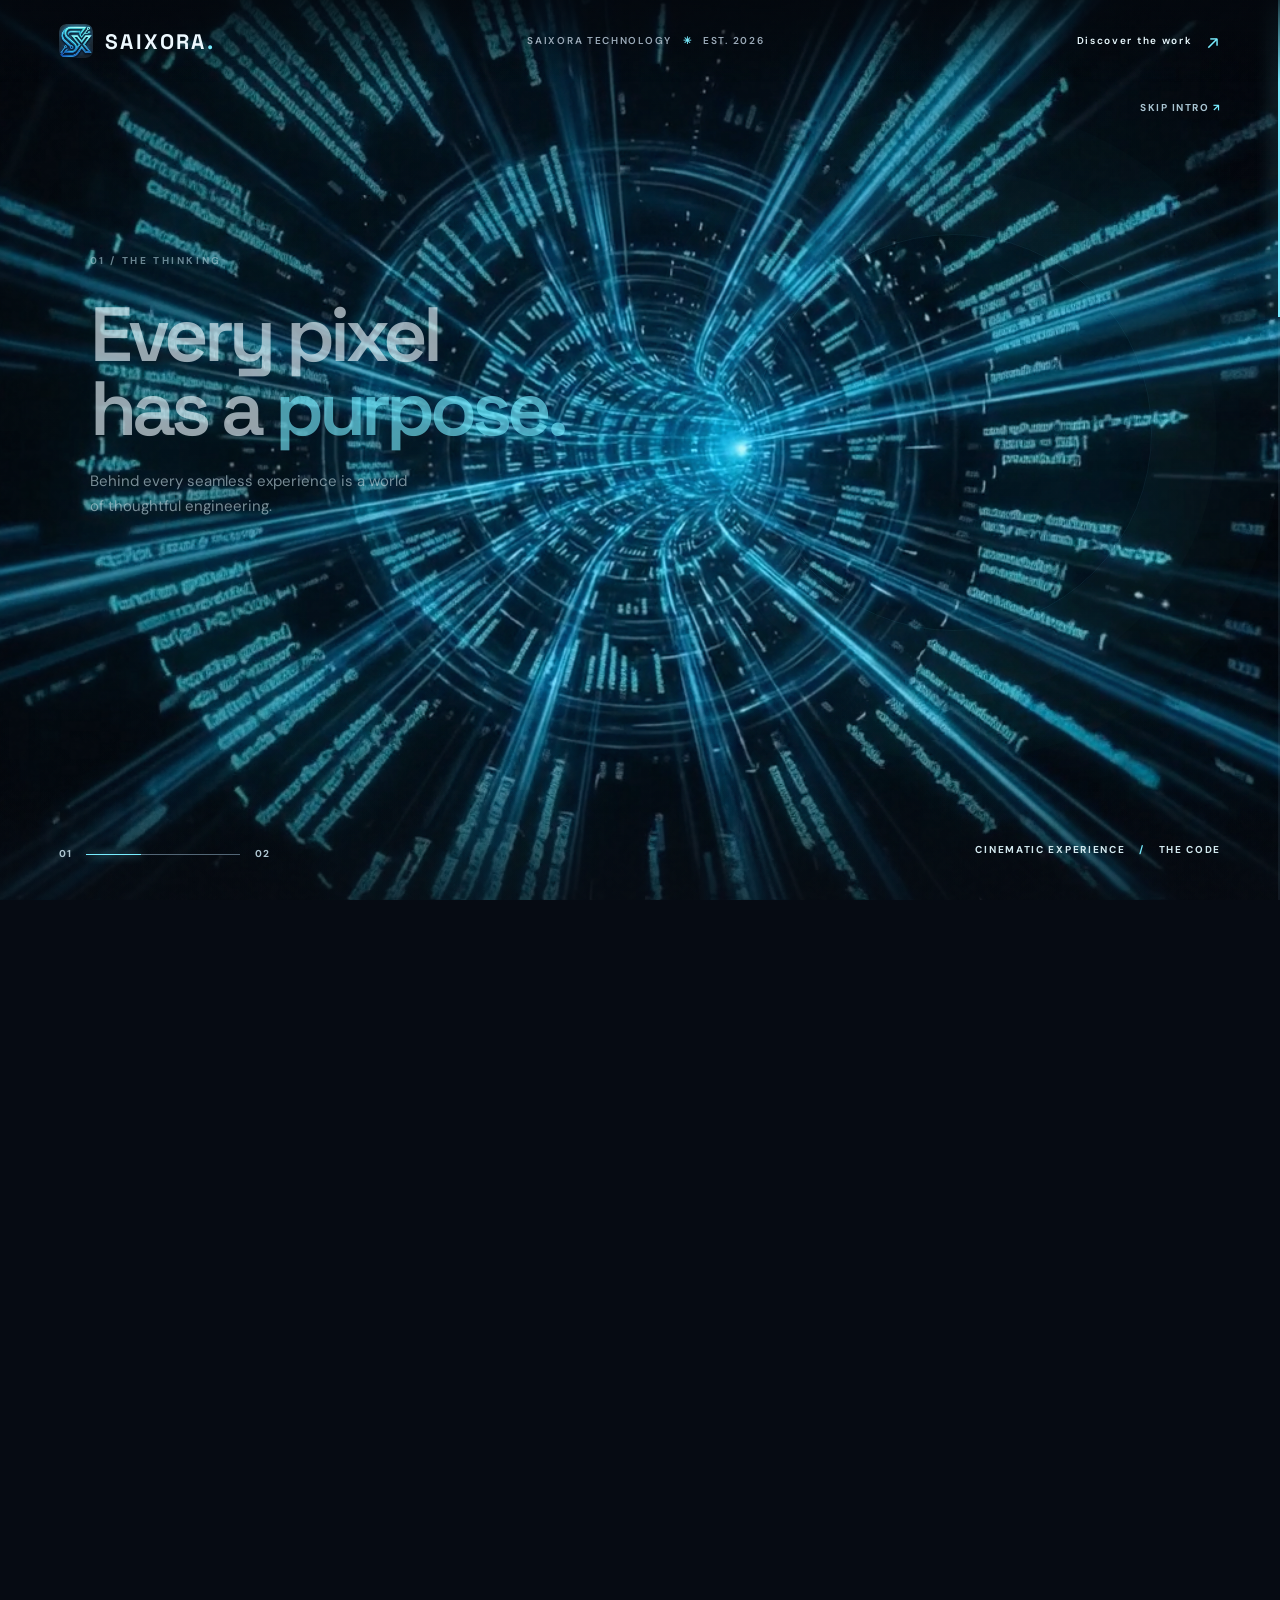
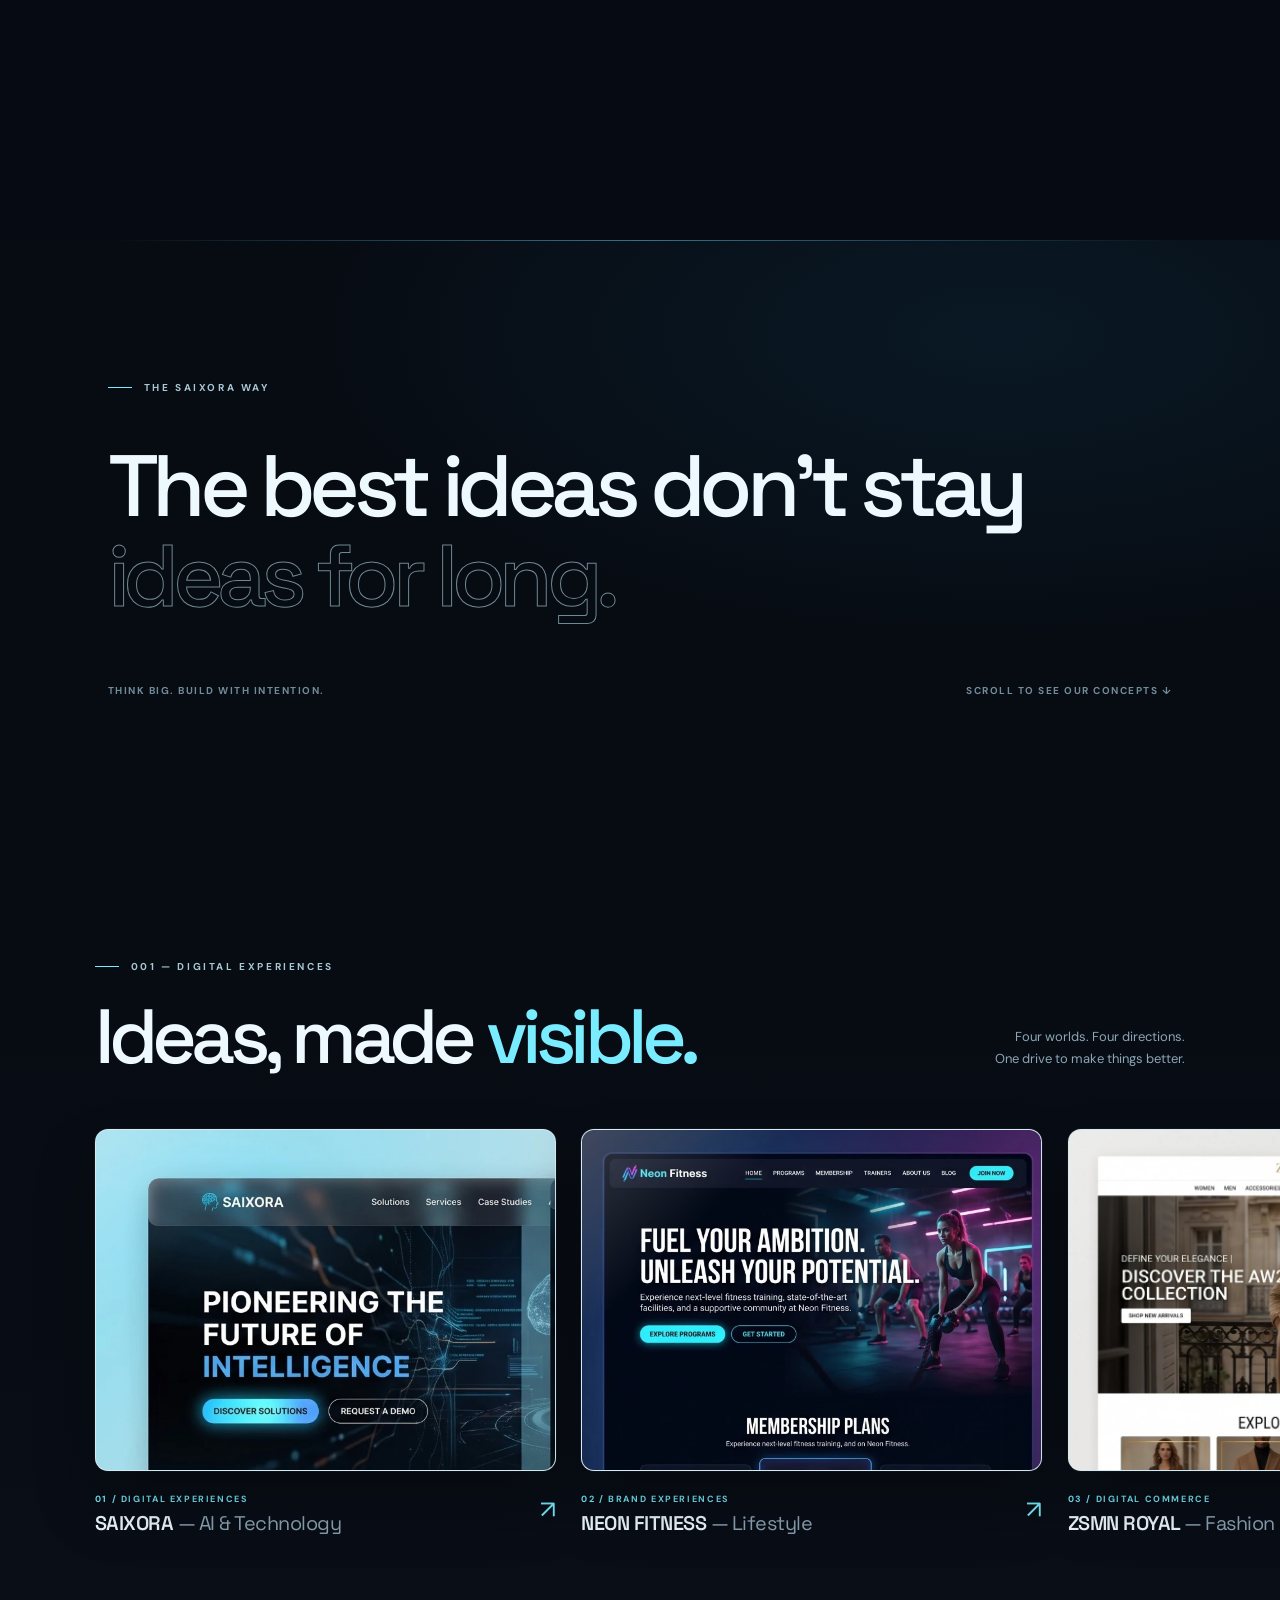
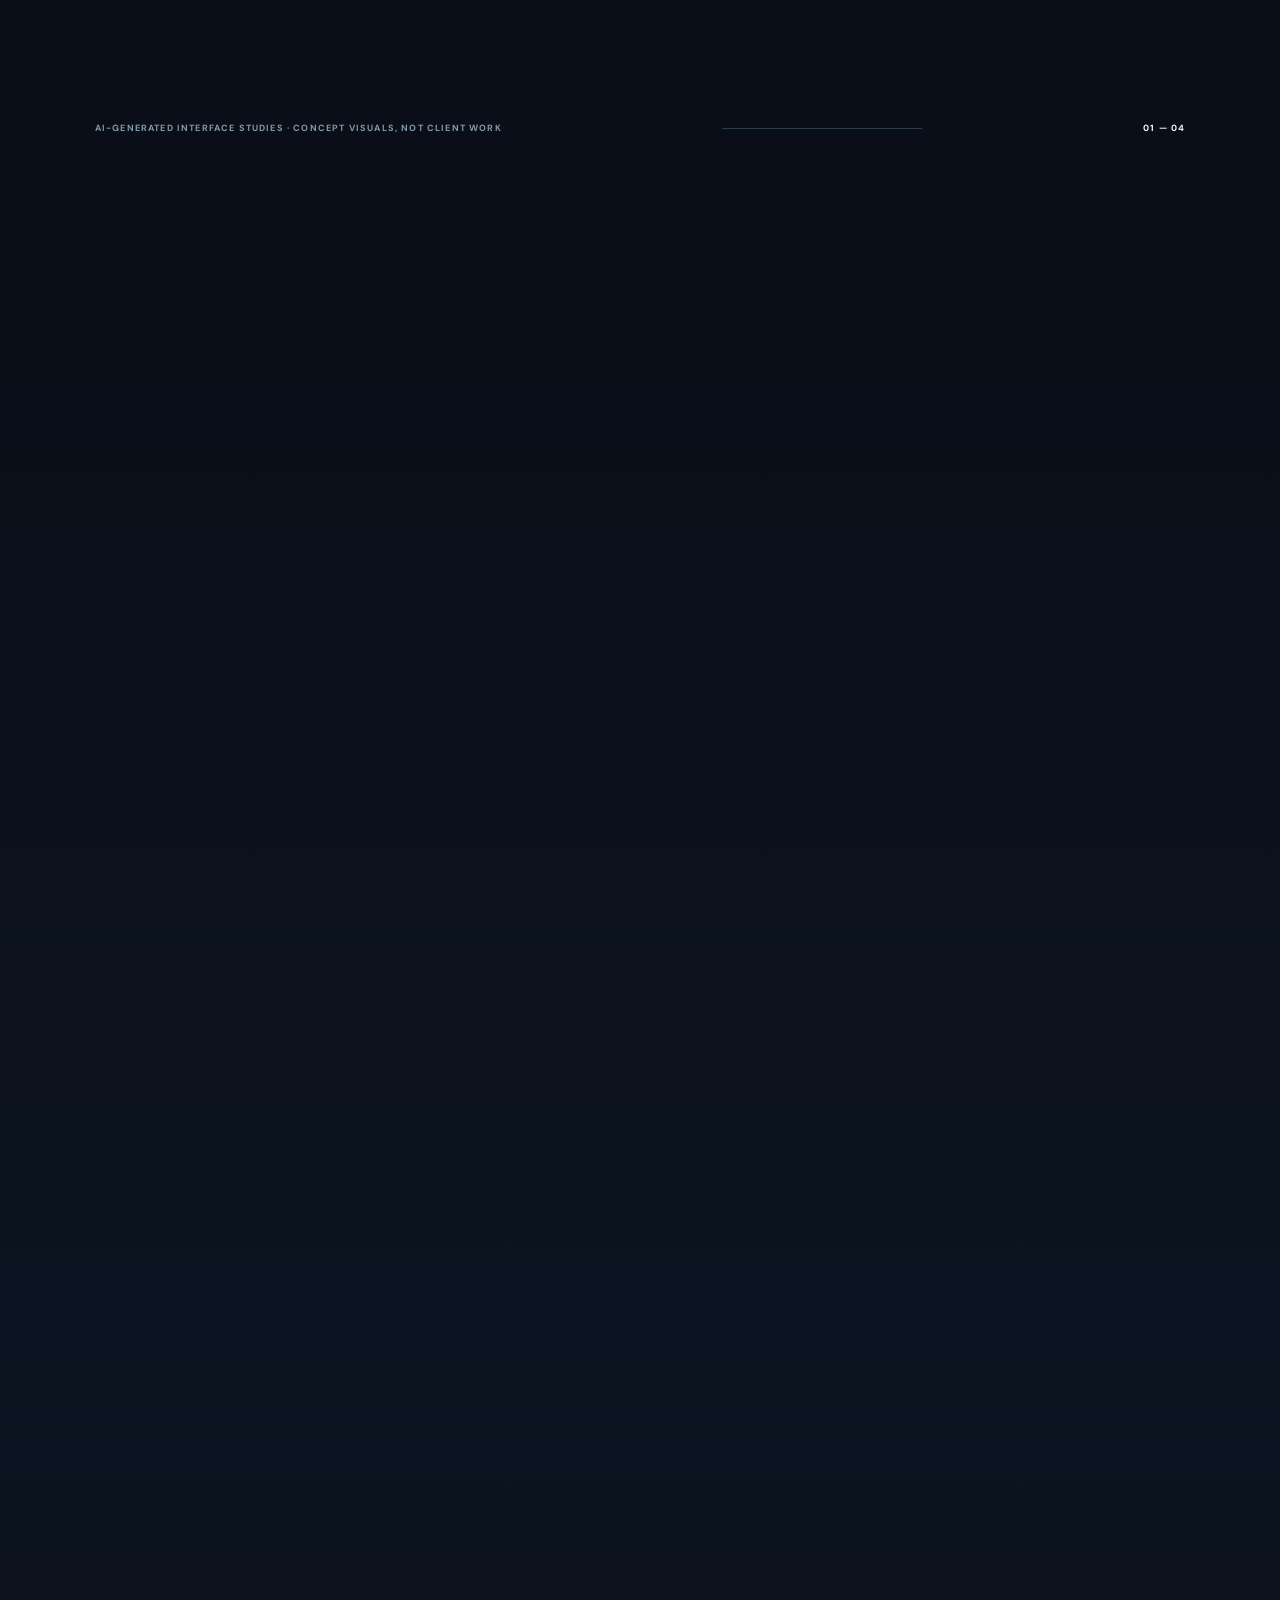
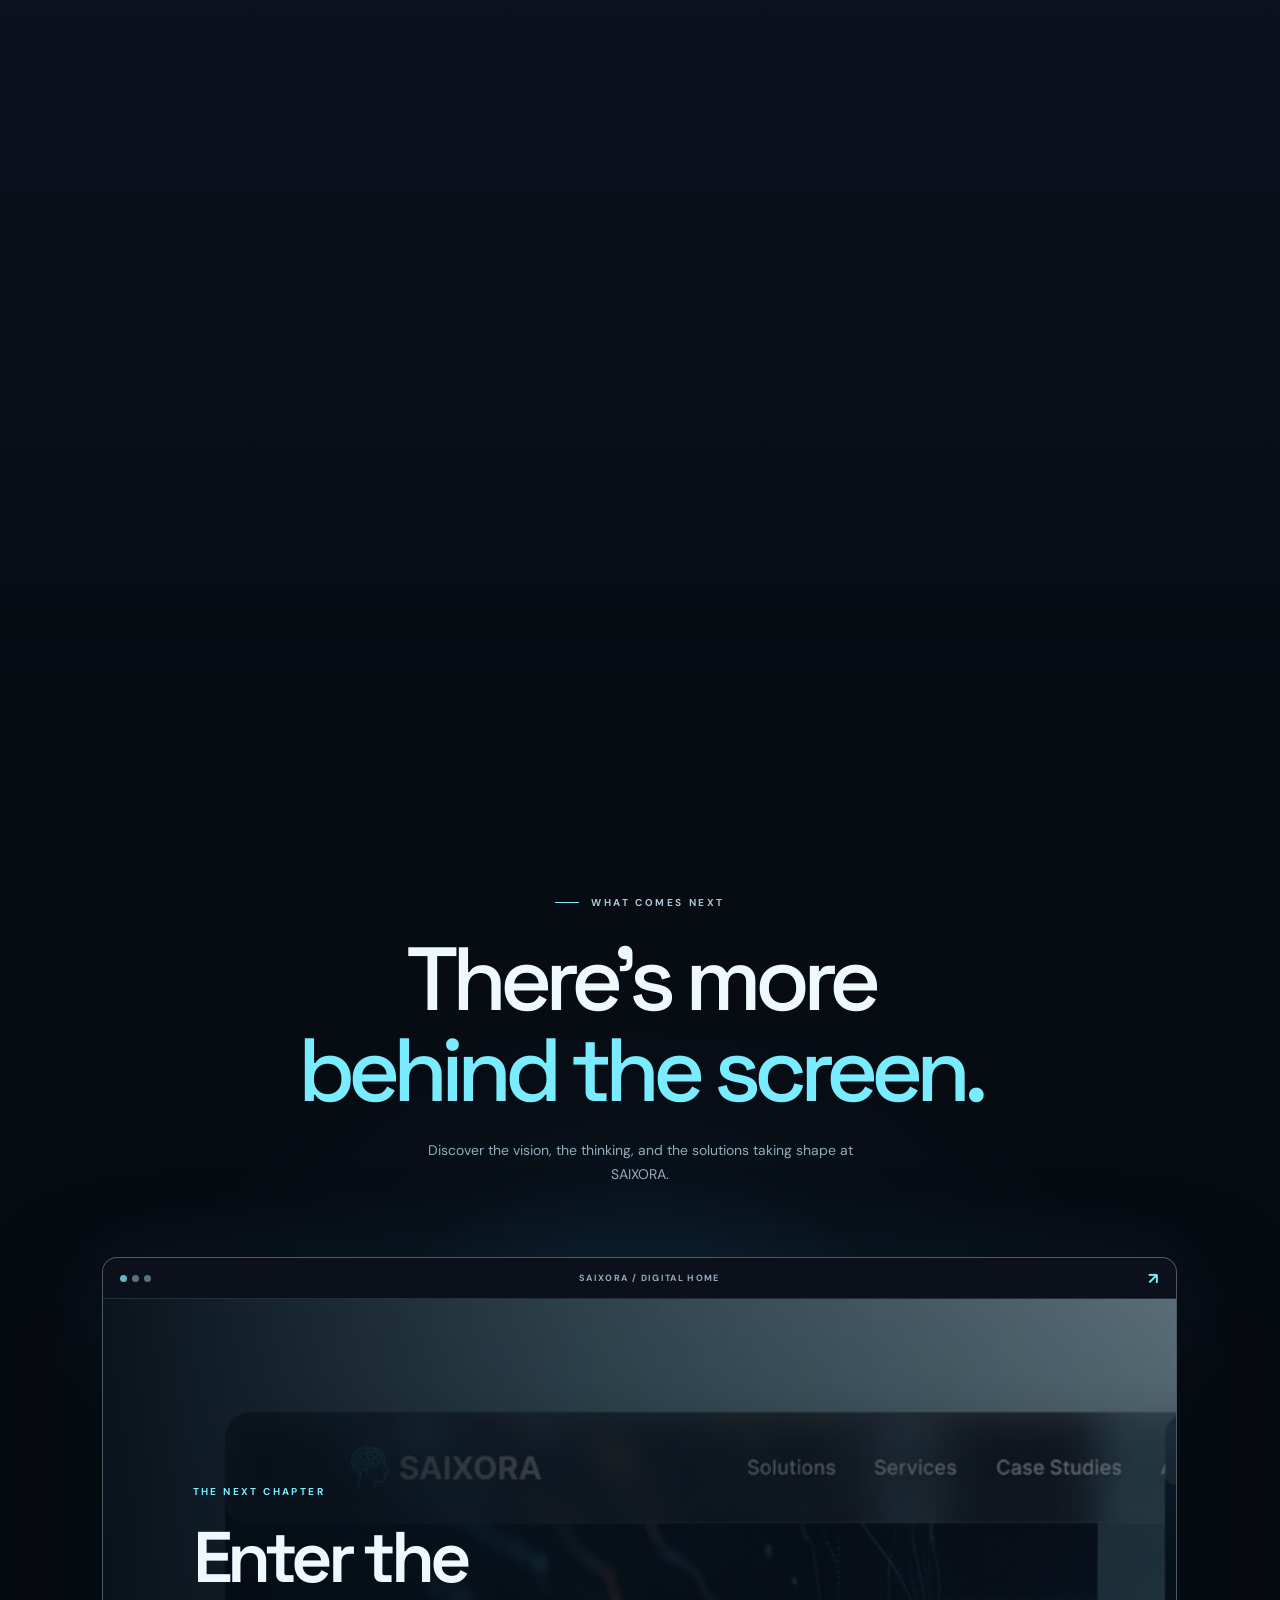
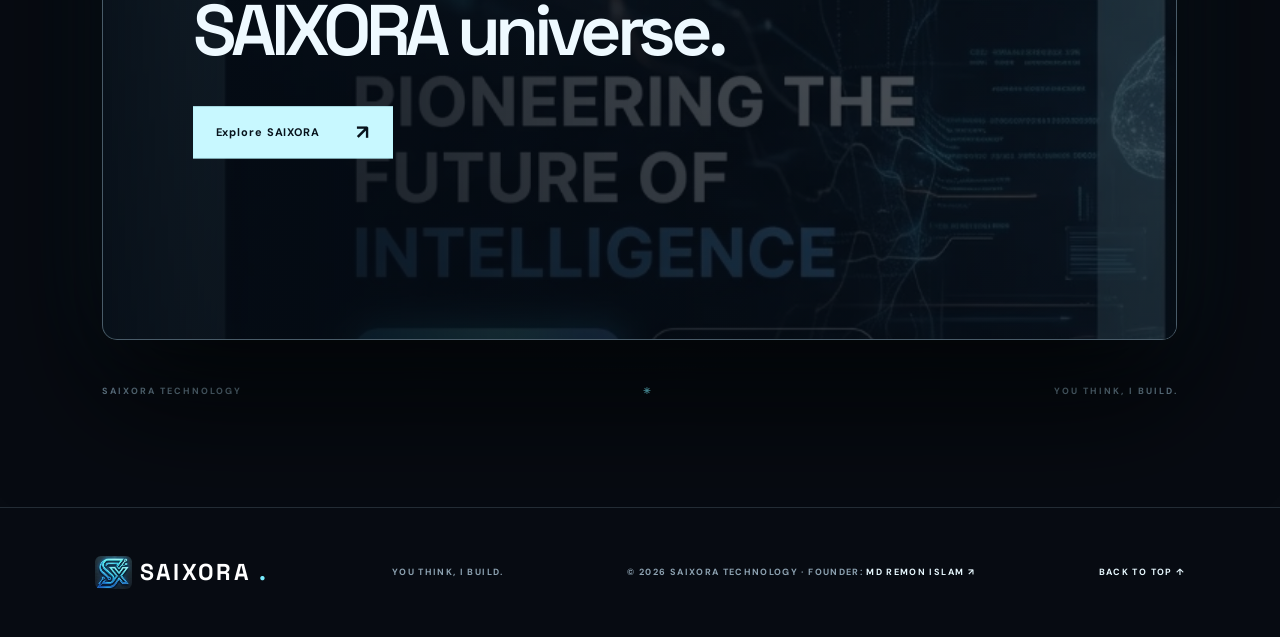
<file: public/index.html>
<!doctype html>
<html lang="en">
<head>
  <meta charset="utf-8">
  <meta name="viewport" content="width=device-width, initial-scale=1, viewport-fit=cover">
  <meta name="theme-color" content="#070b12">
  <meta name="google-site-verification" content="_1b8NJ_AOctA23OZfcxHi8_ITWnginYz8o02t3eQHFw">

  <!-- SAIXORA Technology: company-first search identity -->
  <title>SAIXORA Technology | Software & Web Development</title>
  <meta name="description" content="SAIXORA Technology — You Think, I Build. We create custom websites, mobile applications and practical software solutions for businesses, startups and individuals.">
  <meta name="keywords" content="Saixora, SAIXORA, Saixora Technology, SAI, S Technology, Technology, Saixora Shield, Shield, Software Company, Software Development, Website Development, Web Design, Mobile App Development, Custom Software, Digital Solutions">
  <meta name="robots" content="index, follow, max-image-preview:large">
  <link rel="canonical" href="https://saixora-website.onrender.com/">
  <link rel="icon" type="image/png" href="assets/favicon.png">

  <!-- Social sharing -->
  <meta property="og:type" content="website">
  <meta property="og:site_name" content="SAIXORA Technology">
  <meta property="og:title" content="SAIXORA Technology | You Think, I Build">
  <meta property="og:description" content="Custom websites, applications and software solutions, built around your ideas.">
  <meta property="og:url" content="https://saixora-website.onrender.com/">
  <meta property="og:image" content="https://saixora-website.onrender.com/assets/saixora.webp">
  <meta name="twitter:card" content="summary_large_image">

  <!-- Organization and founder details for search engines -->
  <script type="application/ld+json">
  {
    "@context": "https://schema.org",
    "@graph": [
      {
        "@type": "Organization",
        "@id": "https://saixora-website.onrender.com/#organization",
        "name": "SAIXORA Technology",
        "alternateName": "SAIXORA",
        "url": "https://saixora-website.onrender.com/",
        "logo": "https://saixora-website.onrender.com/assets/saixora-symbol.webp",
        "slogan": "You Think, I Build",
        "description": "SAIXORA Technology develops websites, applications and custom software solutions.",
        "founder": {
          "@type": "Person",
          "name": "Md Remon Islam",
          "jobTitle": "Founder and Software Developer",
          "url": "https://remonislam1927-art.github.io/portfolio-website/"
        }
      },
      {
        "@type": "WebSite",
        "@id": "https://saixora-website.onrender.com/#website",
        "url": "https://saixora-website.onrender.com/",
        "name": "SAIXORA Technology",
        "publisher": {
          "@id": "https://saixora-website.onrender.com/#organization"
        }
      }
    ]
  }
  </script>

  <!-- Original cinematic page resources -->
  <link rel="preload" href="assets/opening-poster.webp" as="image" fetchpriority="high">
  <link rel="stylesheet" href="styles.css">
</head>
<body>
  <a class="skip-link" href="#work">Skip cinematic introduction</a>
  <div class="ambient ambient--one" aria-hidden="true"></div>
  <div class="ambient ambient--two" aria-hidden="true"></div>

  <header class="site-header" id="siteHeader">
    <a href="#top" class="brand" aria-label="SAIXORA, back to beginning">
      <span class="brand-symbol" aria-hidden="true"><img src="assets/saixora-symbol.webp" alt="" width="38" height="38"></span>
      <span>SAIXORA<span class="brand-dot">.</span></span>
    </a>
    <span class="header-center">SAIXORA TECHNOLOGY <span class="header-star">✳</span> EST. 2026</span>
    <a class="header-link" href="#work">Discover the work <span aria-hidden="true">↗</span></a>
  </header>

  <main id="top">
    <section class="story" id="story" aria-label="Scroll-controlled cinematic SAIXORA introduction">
      <div class="story-stage">
        <div class="video-shell" aria-hidden="true">
          <video id="cinematic" class="cinematic" muted playsinline webkit-playsinline preload="none" poster="assets/opening-poster.webp" disablepictureinpicture aria-hidden="true">
          </video>
          <div class="video-vignette"></div>
          <div class="video-bottom-fade"></div>
          <div class="cinematic-grain"></div>
        </div>
        <div class="hero-orbit" aria-hidden="true"></div>
        <div class="story-copy story-copy--intro" id="introCopy">
          <p class="eyebrow"><span class="pulse-dot"></span> FROM THOUGHT TO TECHNOLOGY</p>
          <h1>You think<span class="accent-comma">,</span><br><span class="gradient-text">I build.</span></h1>
          <p class="story-subtitle">Custom websites, applications and software solutions — turning your ideas into real digital experiences.</p>
          <a class="text-link" href="#work">See what's possible <span aria-hidden="true">↗</span></a>
        </div>
        <div class="story-copy story-copy--code" id="codeCopy" aria-hidden="true">
          <p class="eyebrow">01 / THE THINKING</p>
          <h2>Every pixel<br>has a <em>purpose.</em></h2>
          <p>Behind every seamless experience is a world of thoughtful engineering.</p>
        </div>
        <div class="story-copy story-copy--craft" id="craftCopy" aria-hidden="true">
          <p class="eyebrow">02 / THE MAKING</p>
          <h2>Designed to feel.<br><em>Built to work.</em></h2>
          <p>Design, code and curiosity — engineered together.</p>
        </div>
        <div class="story-progress" aria-label="Introduction scroll progress">
          <span>01</span><span class="story-progress-track"><span id="storyProgressFill"></span></span><span>02</span>
        </div>
        <div class="story-hint" id="storyHint"><span class="scroll-wheel" aria-hidden="true"><span></span></span><span>SCROLL TO EXPLORE</span></div>
        <div class="story-status" id="storyStatus" role="status" aria-live="polite">CINEMATIC EXPERIENCE <span class="status-separator">/</span> <span id="sceneLabel">DISCOVER</span></div>
        <a class="skip-intro" href="#work">SKIP INTRO <span aria-hidden="true">↗</span></a>
        <div class="story-scroll-indicator" aria-hidden="true"><span></span></div>
      </div>
    </section>

    <section class="manifesto" aria-label="Our approach">
      <div class="manifesto-line" aria-hidden="true"></div>
      <p class="section-kicker"><span class="kicker-rule"></span> THE SAIXORA WAY</p>
      <p class="manifesto-heading">The best ideas don't stay<br><span class="outline-text">ideas for long.</span></p>
      <div class="manifesto-bottom"><span>THINK BIG. BUILD WITH INTENTION.</span><span>SCROLL TO SEE OUR CONCEPTS ↓</span></div>
    </section>

    <section class="gallery" id="work" aria-label="Selected website interface concepts">
      <div class="gallery-stage">
        <div class="gallery-header">
          <div>
            <p class="section-kicker"><span class="kicker-rule"></span> 001 — DIGITAL EXPERIENCES</p>
            <h2>Ideas, made <em>visible.</em></h2>
          </div>
          <div class="gallery-lead">Four worlds. Four directions.<br>One drive to make things better.</div>
        </div>
        <div class="gallery-viewport" id="galleryViewport">
          <div class="gallery-track" id="galleryTrack">
            <button class="project-card" type="button" data-project="saixora" aria-label="View SAIXORA interface concept">
              <span class="project-preview"><img loading="lazy" src="assets/saixora.webp" alt="Dark AI technology website interface concept for SAIXORA"><span class="preview-reflection"></span><span class="project-open" aria-hidden="true">↗</span></span>
              <span class="project-info"><span><span class="project-index">01 / DIGITAL EXPERIENCES</span><strong>SAIXORA <span>— AI & Technology</span></strong></span><span class="project-arrow" aria-hidden="true">↗</span></span>
            </button>
            <button class="project-card" type="button" data-project="neon" aria-label="View Neon Fitness interface concept">
              <span class="project-preview"><img loading="lazy" src="assets/neon-fitness.webp" alt="Neon blue and violet fitness website interface concept"><span class="preview-reflection"></span><span class="project-open" aria-hidden="true">↗</span></span>
              <span class="project-info"><span><span class="project-index">02 / BRAND EXPERIENCES</span><strong>NEON FITNESS <span>— Lifestyle</span></strong></span><span class="project-arrow" aria-hidden="true">↗</span></span>
            </button>
            <button class="project-card" type="button" data-project="royal" aria-label="View ZSMN Royal interface concept">
              <span class="project-preview"><img loading="lazy" src="assets/zsmn-royal.webp" alt="Editorial beige fashion ecommerce website interface concept"><span class="preview-reflection"></span><span class="project-open" aria-hidden="true">↗</span></span>
              <span class="project-info"><span><span class="project-index">03 / DIGITAL COMMERCE</span><strong>ZSMN ROYAL <span>— Fashion</span></strong></span><span class="project-arrow" aria-hidden="true">↗</span></span>
            </button>
            <button class="project-card" type="button" data-project="nova" aria-label="View Saixora Shield interface concept">
              <span class="project-preview"><img loading="lazy" src="assets/secure-nova.webp" alt="Saixora Shield classroom security platform interface concept"><span class="preview-reflection"></span><span class="project-open" aria-hidden="true">↗</span></span>
              <span class="project-info"><span><span class="project-index">04 / PRODUCT DESIGN</span><strong>SAIXORA SHIELD <span>— Education</span></strong></span><span class="project-arrow" aria-hidden="true">↗</span></span>
            </button>
          </div>
        </div>
        <div class="gallery-footer"><span>AI-GENERATED INTERFACE STUDIES · CONCEPT VISUALS, NOT CLIENT WORK</span><div class="gallery-progress"><span id="galleryProgressFill"></span></div><span class="gallery-counter" id="galleryCounter">01 — 04</span></div>
      </div>
    </section>

    <section class="spotlight" id="spotlight" aria-label="Explore the SAIXORA concept">
      <div class="spotlight-glow" aria-hidden="true"></div>
      <div class="spotlight-heading"><p class="section-kicker"><span class="kicker-rule"></span> WHAT COMES NEXT</p><h2>There's more<br><em>behind the screen.</em></h2><p>Discover the vision, the thinking, and the solutions taking shape at SAIXORA.</p></div>
      <div class="spotlight-frame" id="spotlightFrame">
        <div class="spotlight-topbar" aria-hidden="true"><span class="window-dots"><i></i><i></i><i></i></span><span>SAIXORA / DIGITAL HOME</span><span class="window-arrow">↗</span></div>
        <div class="spotlight-visual"><img src="assets/saixora.webp" loading="lazy" alt="SAIXORA AI-themed website interface concept"><div class="spotlight-scrim"></div><div class="spotlight-overlay"><span class="spotlight-label">THE NEXT CHAPTER</span><h3>Enter the<br>SAIXORA universe.</h3><button class="explore-button" id="exploreBtn" type="button"><span>Explore SAIXORA</span><span aria-hidden="true">↗</span></button></div></div>
      </div>
      <p class="spotlight-footnote">SAIXORA TECHNOLOGY <span>✳</span> YOU THINK, I BUILD.</p>
    </section>
  </main>

  <footer class="footer">
    <a href="#top" class="footer-brand"><img src="assets/saixora-symbol.webp" alt="" width="37" height="33">SAIXORA<span>.</span></a>
    <span>YOU THINK, I BUILD.</span>
    <span>© <span id="year">2026</span> SAIXORA TECHNOLOGY · FOUNDER: <a href="https://remonislam1927-art.github.io/portfolio-website/" target="_blank" rel="noopener noreferrer" aria-label="Md Remon Islam, founder of SAIXORA Technology — view portfolio">MD REMON ISLAM ↗</a></span>
    <a href="#top">BACK TO TOP ↑</a>
  </footer>

  <dialog id="projectDialog" class="project-dialog" aria-labelledby="dialogTitle">
    <div class="dialog-top"><span class="dialog-kicker">INTERFACE CONCEPT / <span id="dialogNumber">01</span></span><button type="button" id="closeDialog" class="dialog-close" aria-label="Close project preview">✕</button></div>
    <div class="dialog-grid"><div class="dialog-image"><img id="dialogImage" src="assets/saixora.webp" alt=""></div><div class="dialog-details"><span class="section-kicker">THE CONCEPT</span><h2 id="dialogTitle">SAIXORA</h2><p id="dialogDescription"></p><p class="dialog-note">AI-generated concept artwork supplied for this landing page; not a live client project.</p><button type="button" class="dialog-back" id="dialogBack">Back to the gallery ↗</button></div></div>
  </dialog>

  <script src="script.js" defer></script>
</body>
</html>
</file>
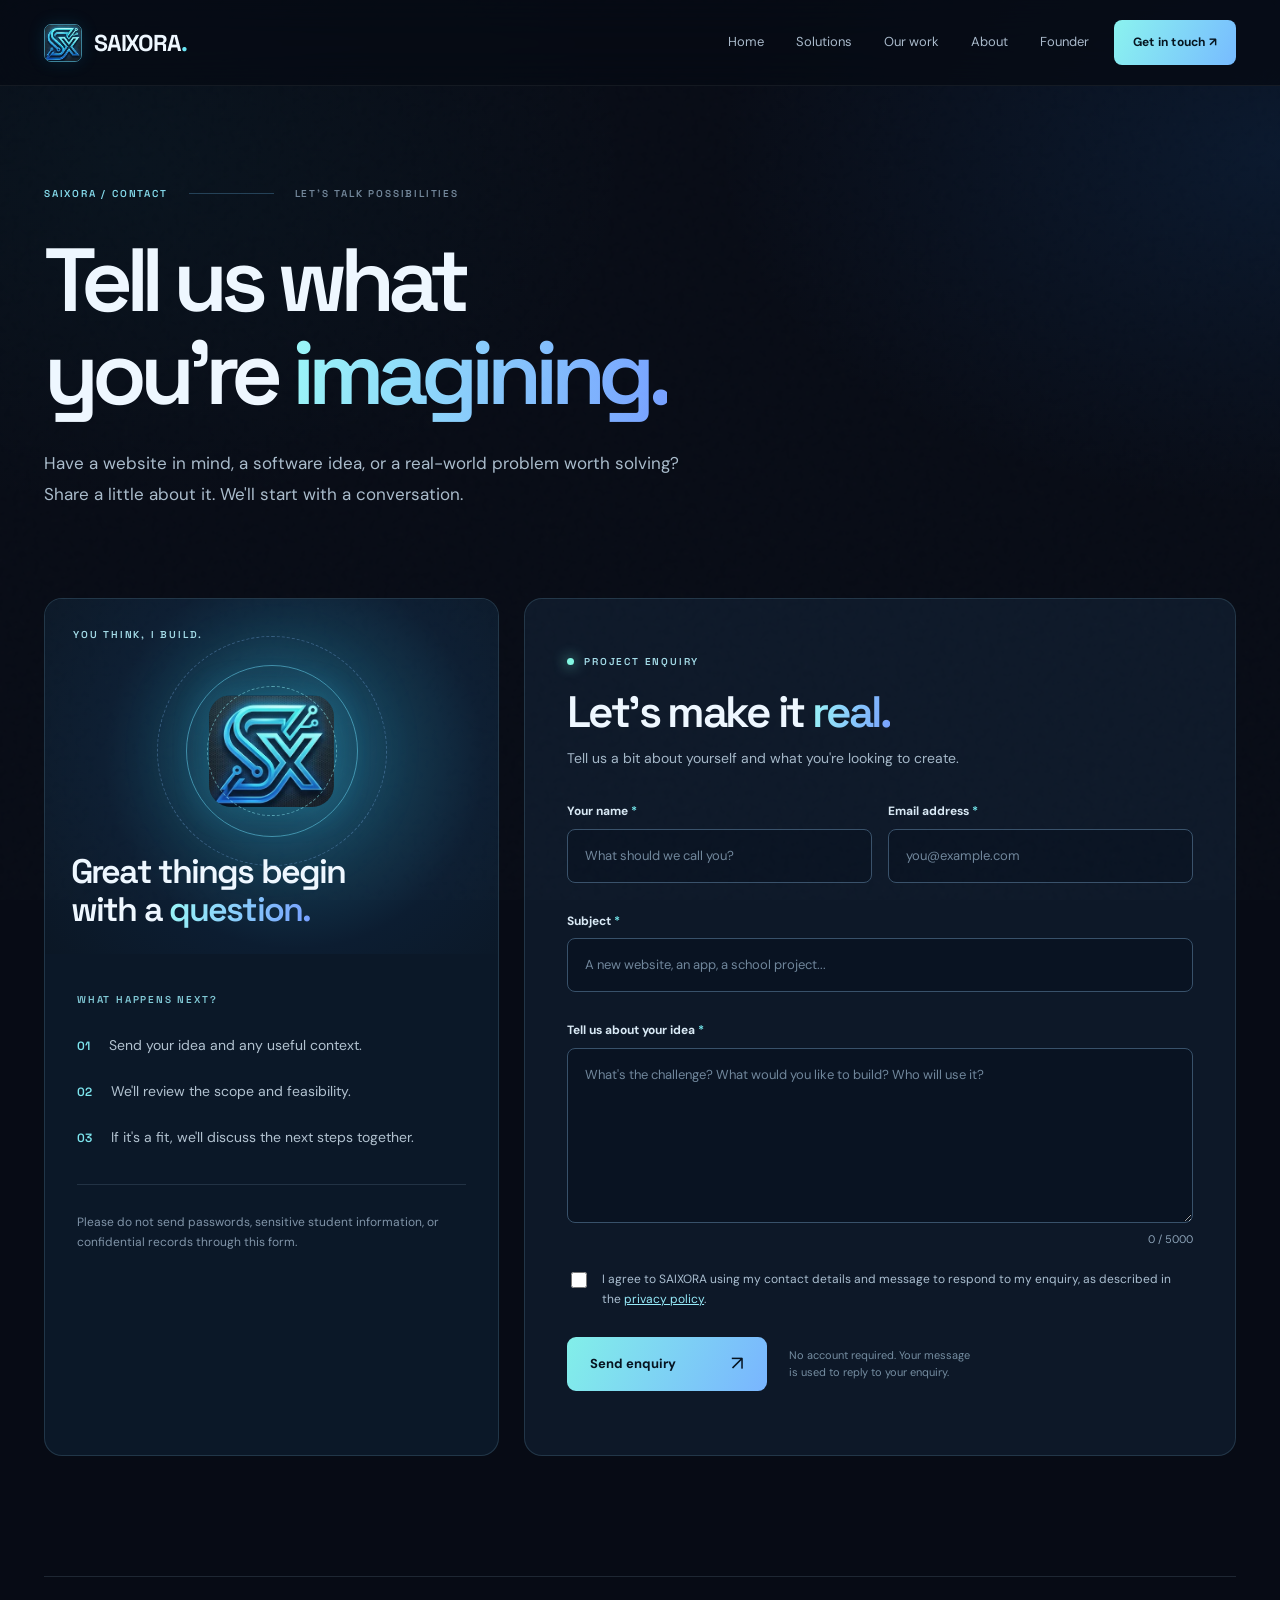
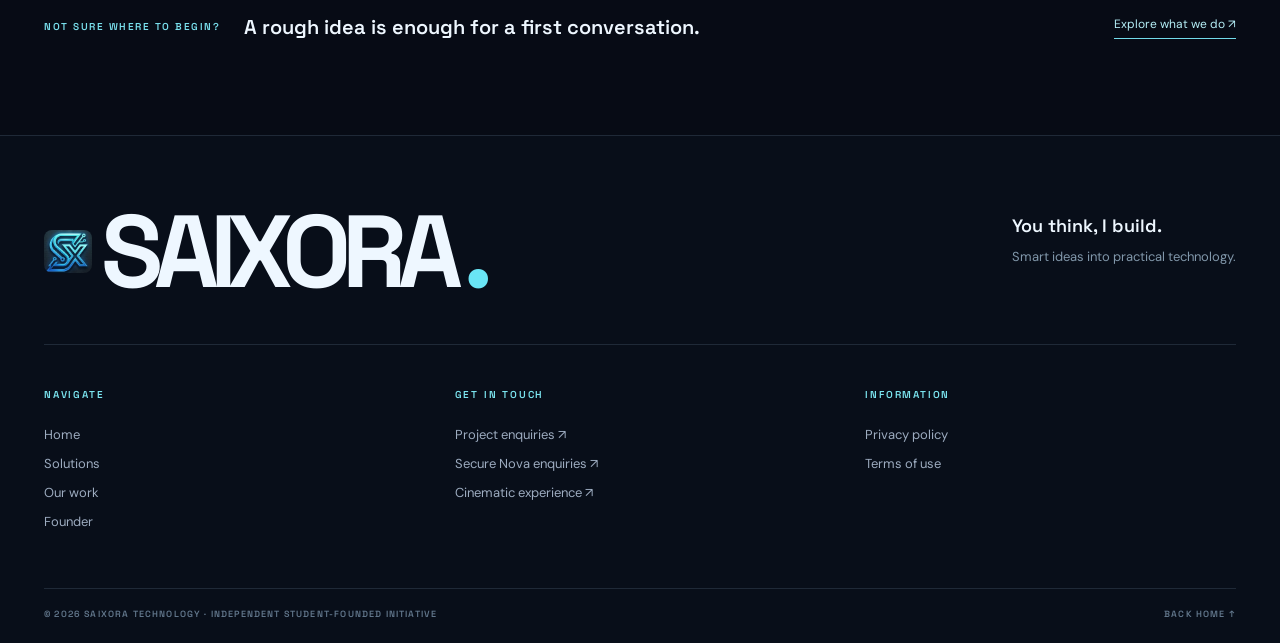
<file: public/contact.html>
<!doctype html><html lang="en"><head><meta charset="utf-8"><meta name="viewport" content="width=device-width,initial-scale=1,viewport-fit=cover"><meta name="theme-color" content="#070b16"><meta name="description" content="Tell SAIXORA about your idea. Send a project enquiry with your subject and message."><title>Contact SAIXORA — Start a conversation</title><link rel="icon" href="assets/favicon.png" type="image/png"><link rel="preconnect" href="https://fonts.googleapis.com"><link rel="preconnect" href="https://fonts.gstatic.com" crossorigin><link href="https://fonts.googleapis.com/css2?family=DM+Sans:wght@400;500;600;700&family=Space+Grotesk:wght@400;500;600;700&display=swap" rel="stylesheet"><link rel="stylesheet" href="main.css"><script src="config.js" defer></script><script src="site.js" defer></script></head>
<body data-page="contact"><a class="skip" href="#main-content">Skip to content</a><div class="noise" aria-hidden="true"></div>
<header class="nav-wrap" id="siteNav"><nav class="nav container" aria-label="Primary navigation"><a class="logo" href="main.html"><img class="logo-mark brand-image" src="assets/saixora-symbol.webp" alt="" width="39" height="35"><span>SAIXORA<span class="dot">.</span></span></a><div class="nav-links"><a href="main.html">Home</a><a href="main.html#solutions">Solutions</a><a href="main.html#work">Our work</a><a href="main.html#about">About</a><a href="main.html#founder">Founder</a></div><a class="nav-cta active" href="contact.html" aria-current="page">Get in touch ↗</a></nav></header>
<main id="main-content"><section class="contact-hero container reveal"><div class="section-label"><span>SAIXORA / CONTACT</span><span class="line"></span><span>LET'S TALK POSSIBILITIES</span></div><h1>Tell us what<br>you're <em>imagining.</em></h1><p>Have a website in mind, a software idea, or a real-world problem worth solving? Share a little about it. We'll start with a conversation.</p></section>
<section class="container contact-layout"><aside class="contact-aside reveal"><div class="aside-art"><span class="eyebrow">YOU THINK, I BUILD.</span><div class="aside-orbit" aria-hidden="true"><img src="assets/saixora-symbol.webp" alt="" width="125" height="112"></div><p>Great things begin<br>with a <em>question.</em></p></div><div class="contact-aside-bottom"><span class="section-kicker">WHAT HAPPENS NEXT?</span><div class="aside-step"><span>01</span><p>Send your idea and any useful context.</p></div><div class="aside-step"><span>02</span><p>We'll review the scope and feasibility.</p></div><div class="aside-step"><span>03</span><p>If it's a fit, we'll discuss the next steps together.</p></div><p class="aside-note">Please do not send passwords, sensitive student information, or confidential records through this form.</p></div></aside>
<div class="contact-form-panel reveal"><p class="eyebrow"><span class="signal"></span> PROJECT ENQUIRY</p><h2>Let's make it <em>real.</em></h2><p class="form-intro">Tell us a bit about yourself and what you're looking to create.</p>
<form id="contactForm" novalidate>
<div class="form-row"><div class="field"><label for="contactName">Your name <span aria-hidden="true">*</span></label><input id="contactName" name="name" autocomplete="name" minlength="2" maxlength="100" placeholder="What should we call you?" required><span class="field-error" id="nameError"></span></div><div class="field"><label for="contactEmail">Email address <span aria-hidden="true">*</span></label><input id="contactEmail" name="email" type="email" autocomplete="email" maxlength="254" placeholder="you@example.com" required><span class="field-error" id="emailError"></span></div></div>
<div class="field"><label for="contactSubject">Subject <span aria-hidden="true">*</span></label><input id="contactSubject" name="subject" maxlength="140" minlength="3" placeholder="A new website, an app, a school project..." required><span class="field-error" id="subjectError"></span></div>
<div class="field"><label for="contactMessage">Tell us about your idea <span aria-hidden="true">*</span></label><textarea id="contactMessage" name="message" rows="7" minlength="20" maxlength="5000" placeholder="What's the challenge? What would you like to build? Who will use it?" required></textarea><div class="field-bottom"><span class="field-error" id="messageError"></span><span id="charCount">0 / 5000</span></div></div>
<div class="honeypot" aria-hidden="true"><label for="companyWebsite">Leave this field empty</label><input id="companyWebsite" name="website" type="text" tabindex="-1" autocomplete="off"></div>
<label class="consent"><input type="checkbox" name="consent" id="contactConsent" required><span>I agree to SAIXORA using my contact details and message to respond to my enquiry, as described in the <a href="privacy.html">privacy policy</a>.</span></label><span class="field-error" id="consentError"></span>
<div class="form-end"><button class="btn btn-primary send-btn" type="submit" id="sendBtn">Send enquiry <span aria-hidden="true">↗</span></button><p>No account required. Your message is used to reply to your enquiry.</p></div><p class="form-status" id="formStatus" role="status" aria-live="polite"></p>
</form></div></section><section class="container contact-outro reveal"><span>NOT SURE WHERE TO BEGIN?</span><p>A rough idea is enough for a first conversation.</p><a href="main.html#solutions">Explore what we do ↗</a></section></main>
<footer class="site-footer"><div class="container"><div class="footer-head"><a class="footer-logo" href="main.html"><img src="assets/saixora-symbol.webp" alt="" width="48" height="43">SAIXORA<span>.</span></a><p>You think, I build.<br><span>Smart ideas into practical technology.</span></p></div><div class="footer-middle"><div><p class="footer-kicker">NAVIGATE</p><a href="main.html">Home</a><a href="main.html#solutions">Solutions</a><a href="main.html#work">Our work</a><a href="main.html#founder">Founder</a></div><div><p class="footer-kicker">GET IN TOUCH</p><a href="contact.html">Project enquiries ↗</a><a href="contact.html?subject=Secure%20Nova%20enquiry">Secure Nova enquiries ↗</a><a href="index.html">Cinematic experience ↗</a></div><div><p class="footer-kicker">INFORMATION</p><a href="privacy.html">Privacy policy</a><a href="terms.html">Terms of use</a></div></div><div class="footer-bottom"><span>© <span data-year>2026</span> SAIXORA TECHNOLOGY · INDEPENDENT STUDENT-FOUNDED INITIATIVE</span><a href="main.html">BACK HOME ↑</a></div></div></footer>
<nav class="mobile-dock" aria-label="Mobile quick navigation"><a href="main.html"><span aria-hidden="true">⌂</span>Home</a><a href="main.html#solutions"><span aria-hidden="true">◈</span>Services</a><a href="main.html#work"><span aria-hidden="true">◫</span>Work</a><a href="main.html#founder"><span aria-hidden="true">✳</span>Founder</a><a href="contact.html" class="active" aria-current="page"><span aria-hidden="true">↗</span>Contact</a></nav></body></html>
</file>
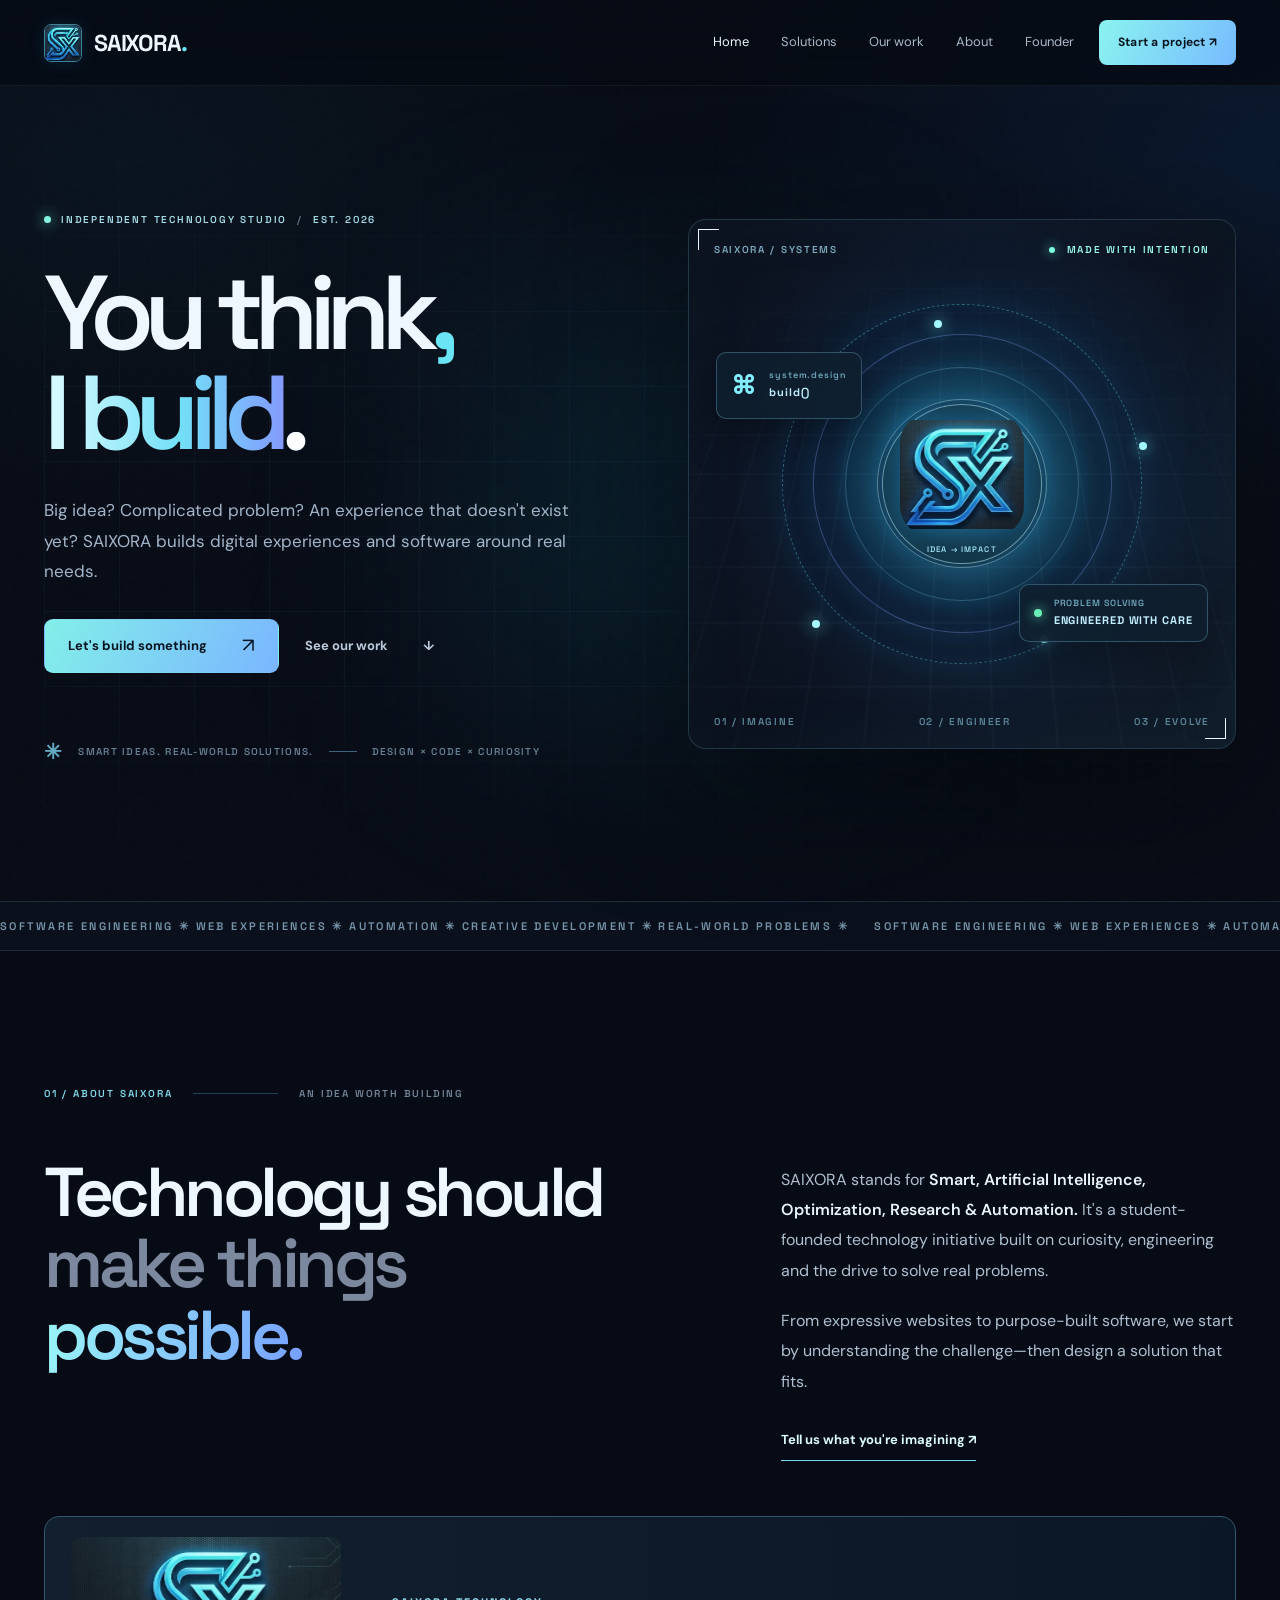
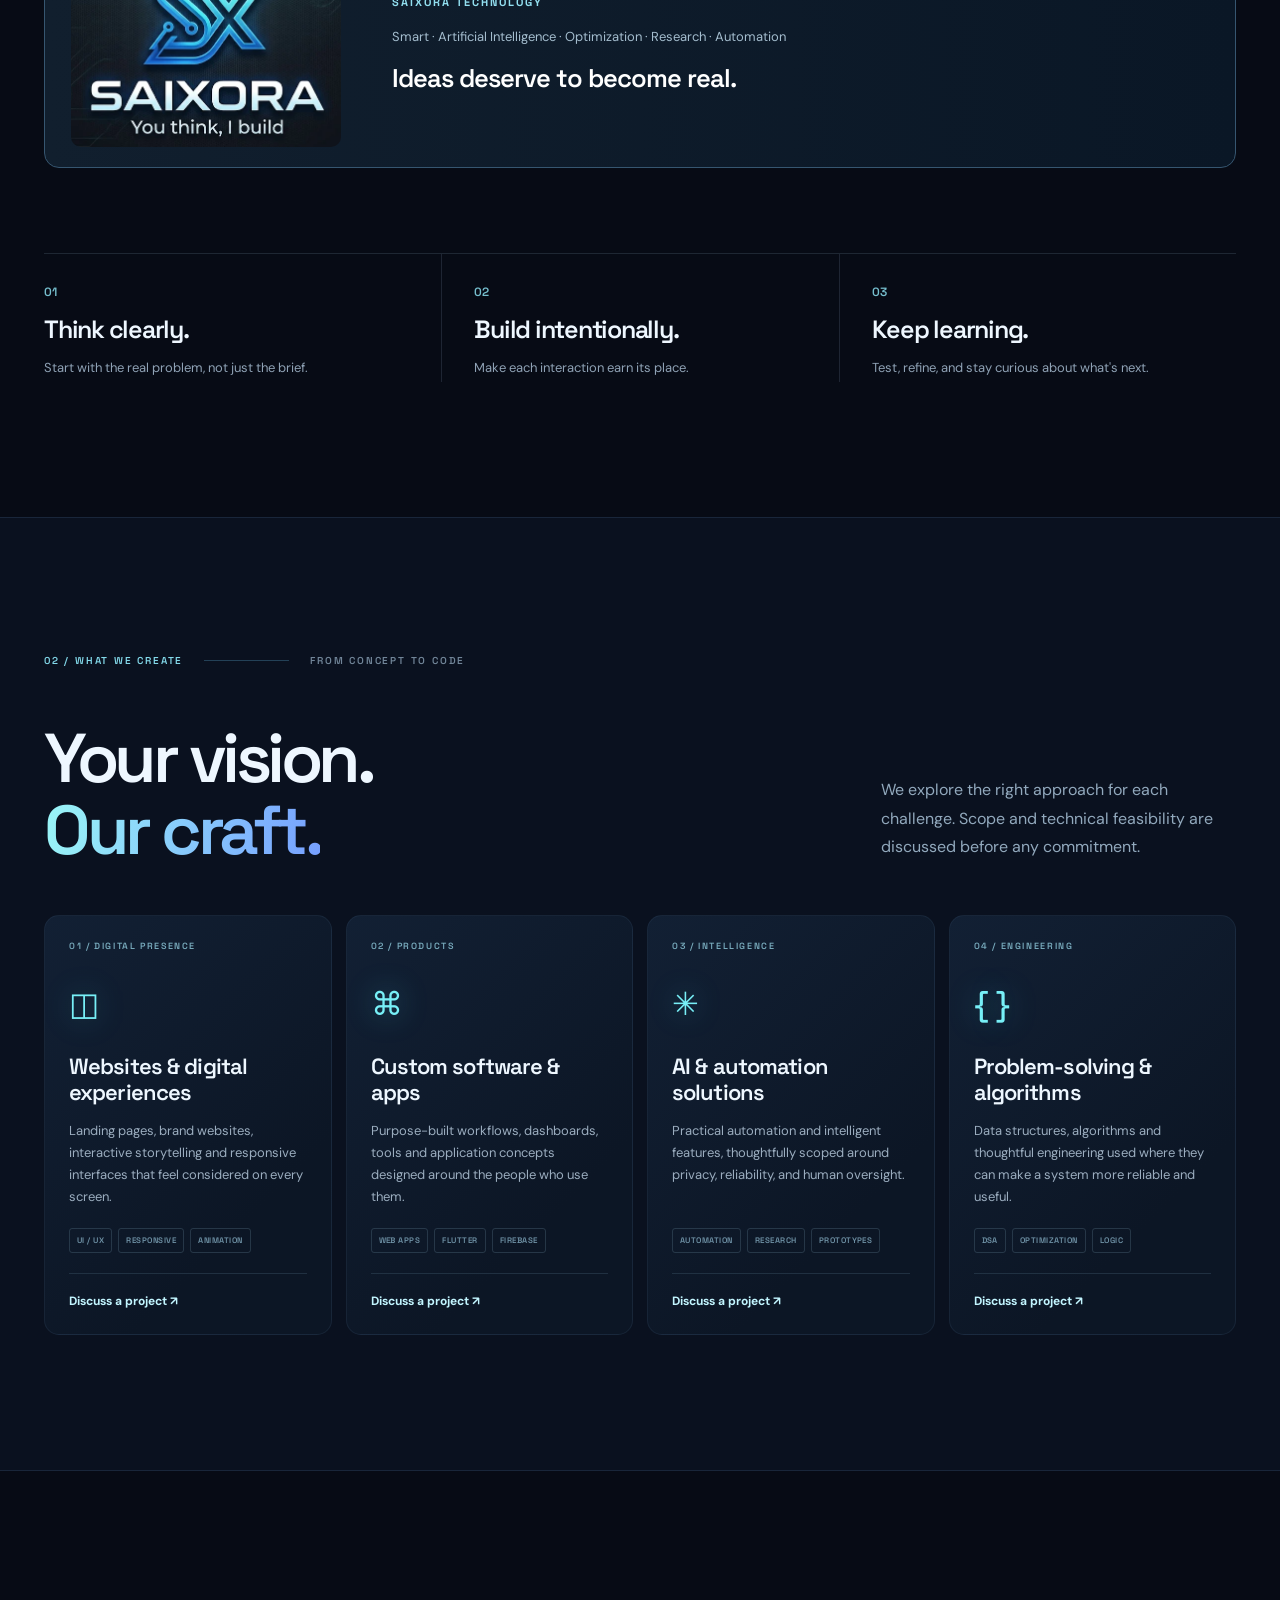
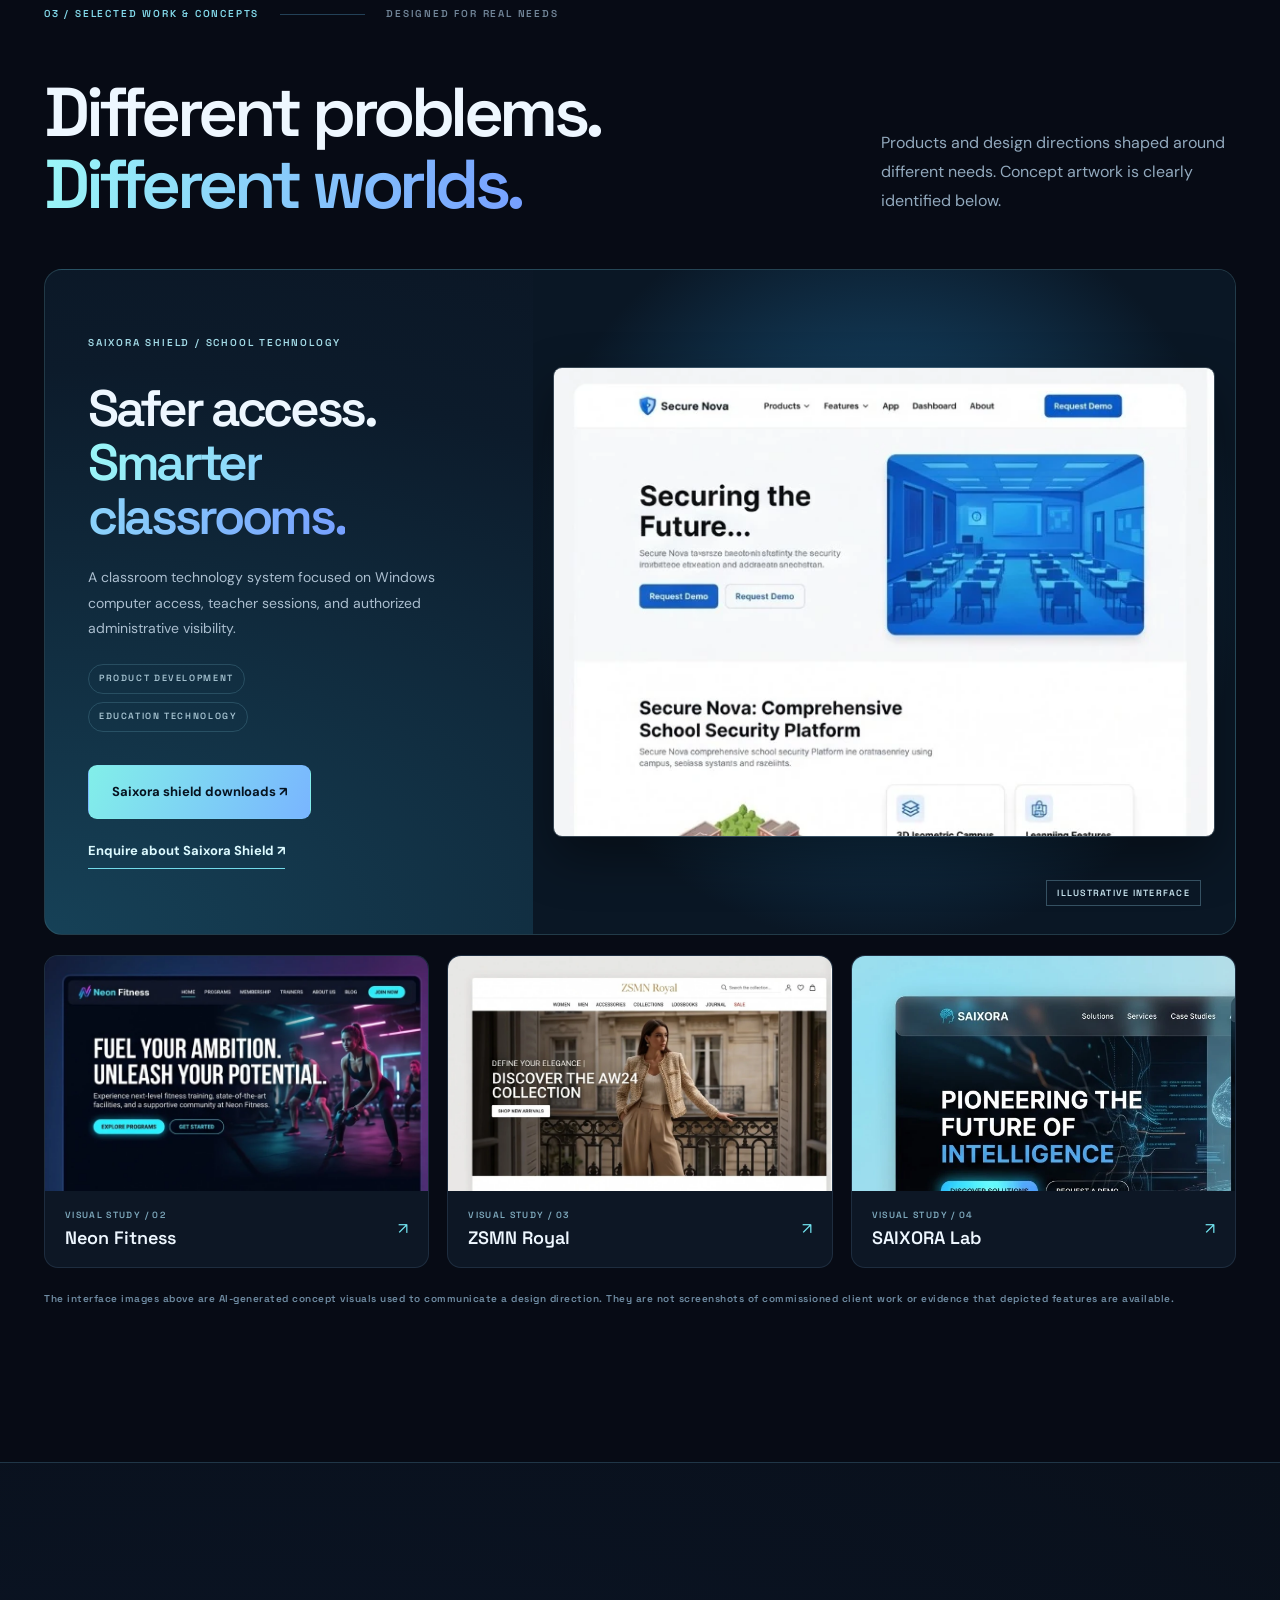
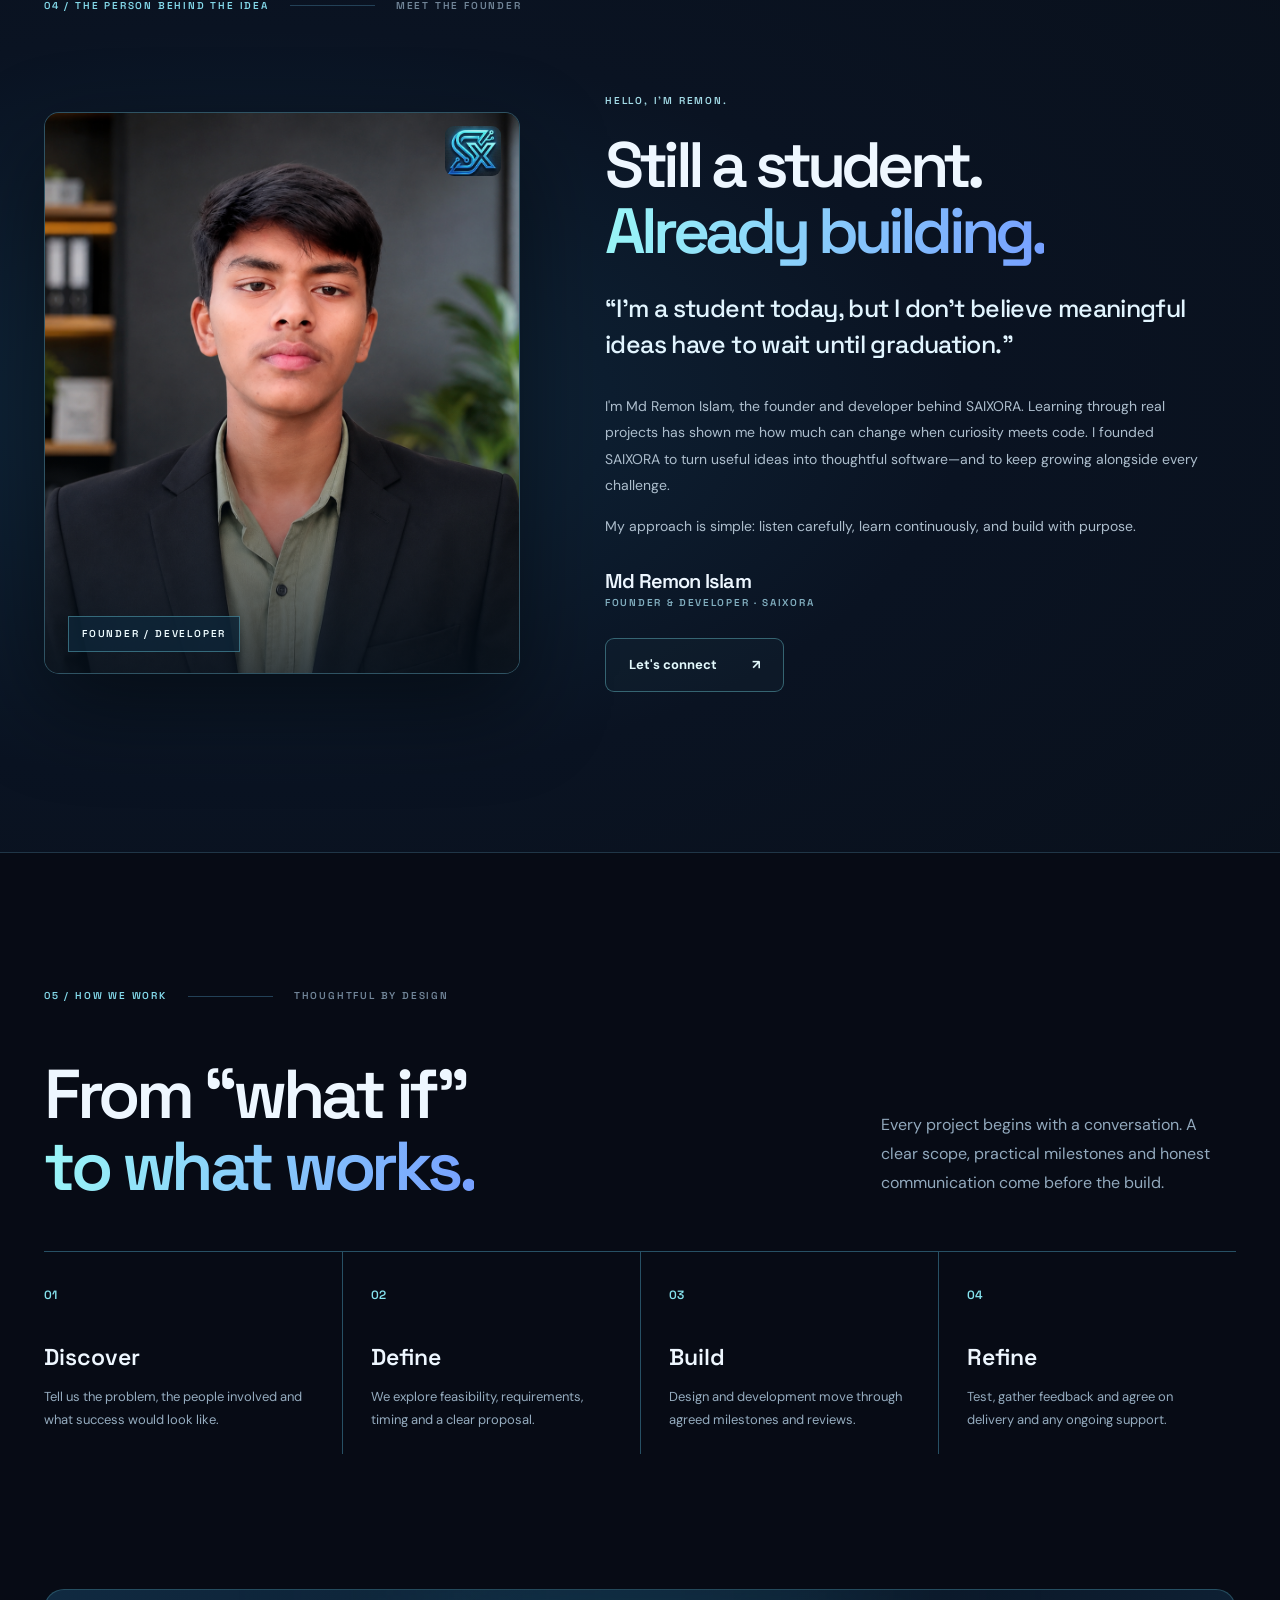
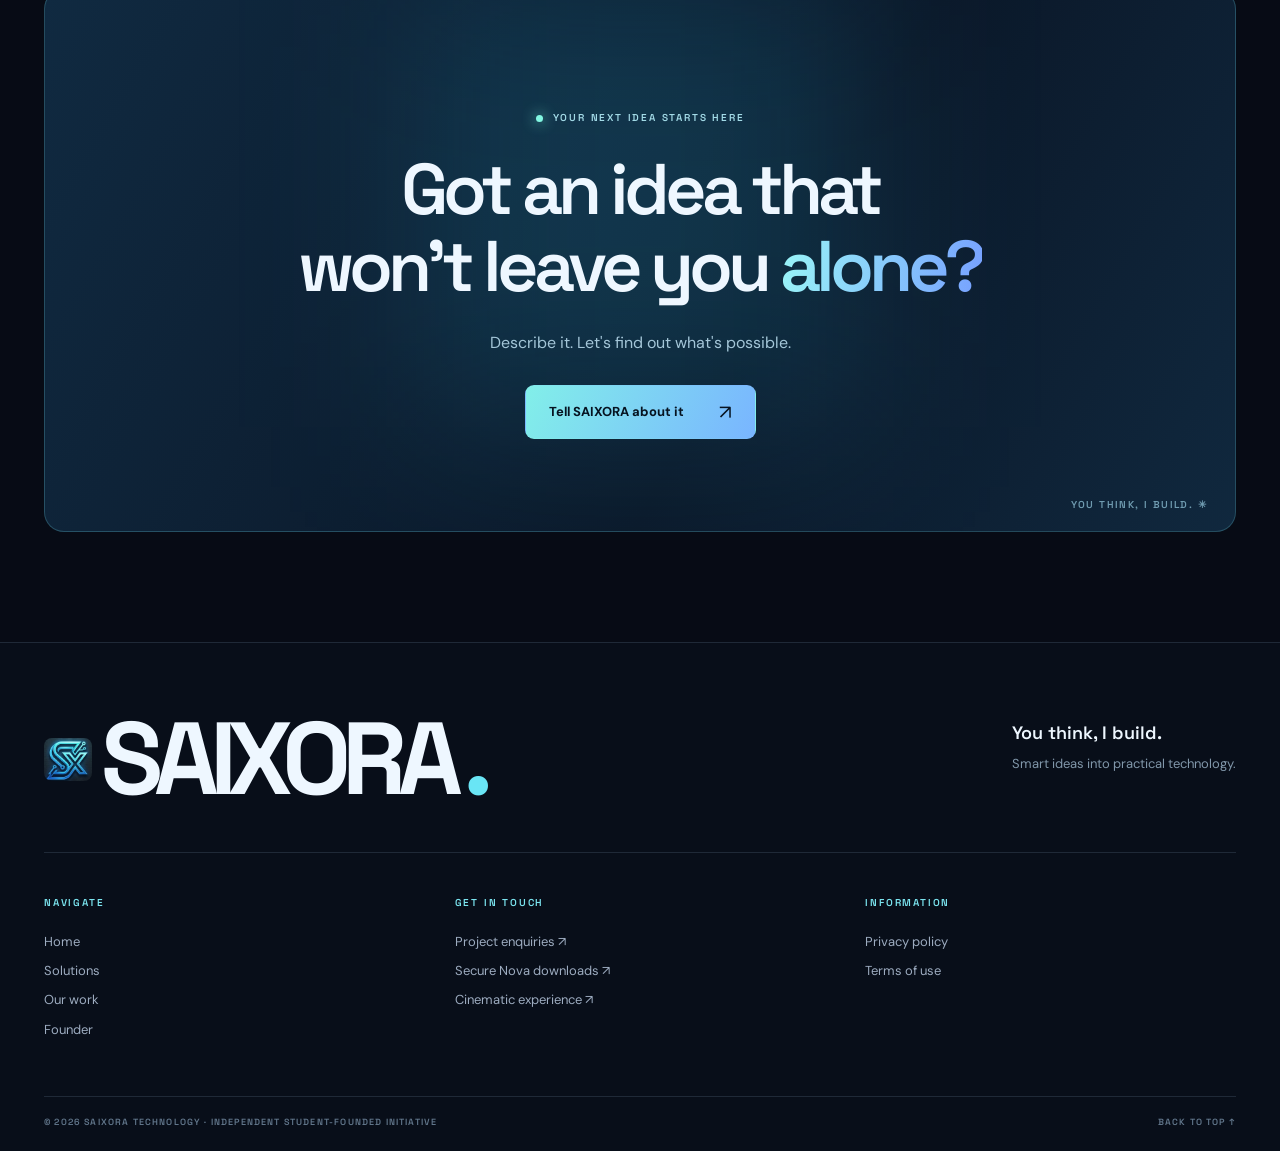
<file: public/main.html>
<!doctype html>
<html lang="en">
<head>
  <meta charset="utf-8"><meta name="viewport" content="width=device-width,initial-scale=1,viewport-fit=cover">
  <meta name="theme-color" content="#070b16"><meta name="description" content="SAIXORA Technology — You think, I build. Student-founded technology studio exploring thoughtful websites, software and real-world problem solving.">
  <title>SAIXORA Technology — You think, I build.</title><link rel="icon" href="assets/favicon.png" type="image/png">
  <link rel="preconnect" href="https://fonts.googleapis.com"><link rel="preconnect" href="https://fonts.gstatic.com" crossorigin>
  <link href="https://fonts.googleapis.com/css2?family=DM+Sans:wght@400;500;600;700&family=Space+Grotesk:wght@400;500;600;700&display=swap" rel="stylesheet">
  <link rel="stylesheet" href="main.css"><script src="site.js" defer></script>
</head>
<body data-page="home">
<a class="skip" href="#main-content">Skip to content</a>
<div class="noise" aria-hidden="true"></div>
<header class="nav-wrap" id="siteNav"><nav class="nav container" aria-label="Primary navigation">
  <a class="logo" href="main.html" aria-label="SAIXORA home"><img class="logo-mark brand-image" src="assets/saixora-symbol.webp" alt="" width="39" height="35"><span>SAIXORA<span class="dot">.</span></span></a>
  <div class="nav-links"><a class="active" href="main.html" aria-current="page">Home</a><a href="#solutions">Solutions</a><a href="#work">Our work</a><a href="#about">About</a><a href="#founder">Founder</a></div>
  <a class="nav-cta" href="contact.html">Start a project <span aria-hidden="true">↗</span></a>
</nav></header>
<main id="main-content">
<section class="hero-section container" id="home">
  <div class="hero-grid" aria-hidden="true"></div><div class="hero-light" aria-hidden="true"></div>
  <div class="hero-copy reveal"><p class="eyebrow"><span class="signal"></span> INDEPENDENT TECHNOLOGY STUDIO <span class="slash">/</span> EST. 2026</p>
    <h1>You think<span class="comma">,</span><br><span class="hero-gradient">I build<span class="period">.</span></span></h1>
    <p class="hero-lead">Big idea? Complicated problem? An experience that doesn't exist yet? SAIXORA builds digital experiences and software around real needs.</p>
    <div class="hero-actions"><a href="contact.html" class="btn btn-primary">Let's build something <span aria-hidden="true">↗</span></a><a href="#work" class="btn btn-text">See our work <span aria-hidden="true">↓</span></a></div>
    <div class="hero-foot"><span class="tiny-orbit">✳</span><span>SMART IDEAS. REAL-WORLD SOLUTIONS.</span><span class="tiny-rule"></span><span>DESIGN × CODE × CURIOSITY</span></div>
  </div>
  <div class="hero-art reveal" aria-label="Abstract AI and engineering visualisation"><div class="art-corner art-corner--tl"></div><div class="art-corner art-corner--br"></div>
    <div class="art-top"><span>SAIXORA / SYSTEMS</span><span class="art-live"><i></i> MADE WITH INTENTION</span></div>
    <div class="neural-field"><div class="neural-rings"><span></span><span></span><span></span><span></span></div><div class="neural-core"><img class="core-glyph brand-core" src="assets/saixora-symbol.webp" alt="" width="132" height="117"><small>IDEA → IMPACT</small></div><span class="node node-1"></span><span class="node node-2"></span><span class="node node-3"></span><span class="node node-4"></span></div>
    <div class="floating-chip chip-one"><span class="chip-icon">⌘</span><span>system.design<br><b>build()</b></span></div>
    <div class="floating-chip chip-two"><span class="chip-dot"></span><span>PROBLEM SOLVING<br><b>ENGINEERED WITH CARE</b></span></div>
    <div class="art-bottom"><span>01 / IMAGINE</span><span>02 / ENGINEER</span><span>03 / EVOLVE</span></div>
  </div>
</section>
<div class="ticker" aria-label="Our focus areas"><div class="ticker-track" aria-hidden="true"><span>SOFTWARE ENGINEERING ✳ WEB EXPERIENCES ✳ AUTOMATION ✳ CREATIVE DEVELOPMENT ✳ REAL-WORLD PROBLEMS ✳ </span><span>SOFTWARE ENGINEERING ✳ WEB EXPERIENCES ✳ AUTOMATION ✳ CREATIVE DEVELOPMENT ✳ REAL-WORLD PROBLEMS ✳ </span></div></div>
<section class="section section-intro container reveal" id="about"><div class="section-label"><span>01 / ABOUT SAIXORA</span><span class="line"></span><span>AN IDEA WORTH BUILDING</span></div>
  <div class="intro-layout"><h2 class="display-title">Technology should <span class="muted-word">make things</span><br><em>possible.</em></h2><div class="intro-aside"><p>SAIXORA stands for <strong>Smart, Artificial Intelligence, Optimization, Research &amp; Automation.</strong> It's a student-founded technology initiative built on curiosity, engineering and the drive to solve real problems.</p><p>From expressive websites to purpose-built software, we start by understanding the challenge—then design a solution that fits.</p><a href="contact.html" class="under-link">Tell us what you're imagining <span aria-hidden="true">↗</span></a></div></div>
  <div class="brand-signature reveal"><img src="assets/saixora-lockup.webp" alt="SAIXORA Technology logo — You think, I build" width="390" height="303" loading="lazy"><div><span>SAIXORA TECHNOLOGY</span><p>Smart · Artificial Intelligence · Optimization · Research · Automation</p><strong>Ideas deserve to become real.</strong></div></div>
  <div class="principle-grid"><div class="principle"><span>01</span><strong>Think clearly.</strong><small>Start with the real problem, not just the brief.</small></div><div class="principle"><span>02</span><strong>Build intentionally.</strong><small>Make each interaction earn its place.</small></div><div class="principle"><span>03</span><strong>Keep learning.</strong><small>Test, refine, and stay curious about what's next.</small></div></div>
</section>
<section class="section section-services" id="solutions"><div class="container"><div class="section-label reveal"><span>02 / WHAT WE CREATE</span><span class="line"></span><span>FROM CONCEPT TO CODE</span></div><div class="section-top reveal"><h2 class="display-title">Your vision.<br><em>Our craft.</em></h2><p>We explore the right approach for each challenge. Scope and technical feasibility are discussed before any commitment.</p></div>
  <div class="service-grid"><article class="service-card reveal"><span class="service-number">01 / DIGITAL PRESENCE</span><div class="service-icon" aria-hidden="true">◫</div><h3>Websites &amp; digital experiences</h3><p>Landing pages, brand websites, interactive storytelling and responsive interfaces that feel considered on every screen.</p><div class="service-tags"><span>UI / UX</span><span>RESPONSIVE</span><span>ANIMATION</span></div><a href="contact.html?subject=Website%20project" aria-label="Enquire about websites">Discuss a project ↗</a></article>
  <article class="service-card reveal"><span class="service-number">02 / PRODUCTS</span><div class="service-icon" aria-hidden="true">⌘</div><h3>Custom software &amp; apps</h3><p>Purpose-built workflows, dashboards, tools and application concepts designed around the people who use them.</p><div class="service-tags"><span>WEB APPS</span><span>FLUTTER</span><span>FIREBASE</span></div><a href="contact.html?subject=Software%20project" aria-label="Enquire about software">Discuss a project ↗</a></article>
  <article class="service-card reveal"><span class="service-number">03 / INTELLIGENCE</span><div class="service-icon" aria-hidden="true">✳</div><h3>AI &amp; automation solutions</h3><p>Practical automation and intelligent features, thoughtfully scoped around privacy, reliability, and human oversight.</p><div class="service-tags"><span>AUTOMATION</span><span>RESEARCH</span><span>PROTOTYPES</span></div><a href="contact.html?subject=Automation%20project" aria-label="Enquire about automation">Discuss a project ↗</a></article>
  <article class="service-card reveal"><span class="service-number">04 / ENGINEERING</span><div class="service-icon" aria-hidden="true">{ }</div><h3>Problem-solving &amp; algorithms</h3><p>Data structures, algorithms and thoughtful engineering used where they can make a system more reliable and useful.</p><div class="service-tags"><span>DSA</span><span>OPTIMIZATION</span><span>LOGIC</span></div><a href="contact.html?subject=Engineering%20project" aria-label="Enquire about engineering">Discuss a project ↗</a></article></div>
</div></section>
<section class="section showcase-section container" id="work"><div class="section-label reveal"><span>03 / SELECTED WORK &amp; CONCEPTS</span><span class="line"></span><span>DESIGNED FOR REAL NEEDS</span></div><div class="section-top reveal"><h2 class="display-title">Different problems.<br><em>Different worlds.</em></h2><p>Products and design directions shaped around different needs. Concept artwork is clearly identified below.</p></div>
  <div class="showcase-feature reveal"><div class="showcase-feature-copy"><span class="eyebrow">SAIXORA SHIELD / SCHOOL TECHNOLOGY</span><h3>Safer access.<br><em>Smarter classrooms.</em></h3><p>A classroom technology system focused on Windows computer access, teacher sessions, and authorized administrative visibility.</p><span class="pill">PRODUCT DEVELOPMENT</span><span class="pill">EDUCATION TECHNOLOGY</span><div class="feature-actions"><a class="btn btn-primary" href="nova-download.html">Saixora shield downloads ↗</a><a class="under-link" href="contact.html?subject=Secure%20Nova%20enquiry">Enquire about Saixora Shield ↗</a></div></div><div class="feature-image"><img src="assets/secure-nova.webp" alt="AI-generated Secure Nova website interface concept" loading="lazy"><span class="image-corner">ILLUSTRATIVE INTERFACE</span></div></div>
  <div class="showcase-grid"><article class="showcase-tile reveal"><div class="tile-picture"><img src="assets/neon-fitness.webp" alt="AI-generated Neon Fitness website concept" loading="lazy"></div><div class="tile-caption"><span><small>VISUAL STUDY / 02</small><strong>Neon Fitness</strong></span><span aria-hidden="true">↗</span></div></article><article class="showcase-tile reveal"><div class="tile-picture"><img src="assets/zsmn-royal.webp" alt="AI-generated ZSMN Royal fashion interface concept" loading="lazy"></div><div class="tile-caption"><span><small>VISUAL STUDY / 03</small><strong>ZSMN Royal</strong></span><span aria-hidden="true">↗</span></div></article><article class="showcase-tile reveal"><div class="tile-picture"><img src="assets/saixora.webp" alt="AI-generated SAIXORA AI website interface concept" loading="lazy"></div><div class="tile-caption"><span><small>VISUAL STUDY / 04</small><strong>SAIXORA Lab</strong></span><span aria-hidden="true">↗</span></div></article></div>
  <p class="disclosure">The interface images above are AI-generated concept visuals used to communicate a design direction. They are not screenshots of commissioned client work or evidence that depicted features are available.</p>
</section>
<section class="section founder-section" id="founder"><div class="container"><div class="section-label reveal"><span>04 / THE PERSON BEHIND THE IDEA</span><span class="line"></span><span>MEET THE FOUNDER</span></div><div class="founder-grid"><div class="founder-photo-wrap reveal"><img src="assets/founder.png" alt="Portrait provided by Md Remon Islam, founder of SAIXORA" loading="lazy"><span class="photo-label">FOUNDER / DEVELOPER</span><span class="photo-corner" aria-hidden="true"><img src="assets/saixora-symbol.webp" alt="" width="56" height="50"></span></div><div class="founder-copy reveal"><span class="eyebrow">HELLO, I'M REMON.</span><h2>Still a student.<br><em>Already building.</em></h2><p class="founder-highlight">“I'm a student today, but I don't believe meaningful ideas have to wait until graduation.”</p><p>I'm Md Remon Islam, the founder and developer behind SAIXORA. Learning through real projects has shown me how much can change when curiosity meets code. I founded SAIXORA to turn useful ideas into thoughtful software—and to keep growing alongside every challenge.</p><p>My approach is simple: listen carefully, learn continuously, and build with purpose.</p><div class="signature"><span>Md Remon Islam</span><small>FOUNDER &amp; DEVELOPER · SAIXORA</small></div><a class="btn btn-outline" href="contact.html">Let's connect <span aria-hidden="true">↗</span></a></div></div></div></section>
<section class="section process-section container" id="process"><div class="section-label reveal"><span>05 / HOW WE WORK</span><span class="line"></span><span>THOUGHTFUL BY DESIGN</span></div><div class="section-top reveal"><h2 class="display-title">From “what if”<br><em>to what works.</em></h2><p>Every project begins with a conversation. A clear scope, practical milestones and honest communication come before the build.</p></div><div class="process-steps"><div class="process-step reveal"><span>01</span><h3>Discover</h3><p>Tell us the problem, the people involved and what success would look like.</p></div><div class="process-step reveal"><span>02</span><h3>Define</h3><p>We explore feasibility, requirements, timing and a clear proposal.</p></div><div class="process-step reveal"><span>03</span><h3>Build</h3><p>Design and development move through agreed milestones and reviews.</p></div><div class="process-step reveal"><span>04</span><h3>Refine</h3><p>Test, gather feedback and agree on delivery and any ongoing support.</p></div></div></section>
<section class="section cta-section container reveal"><div class="cta-glow" aria-hidden="true"></div><p class="eyebrow"><span class="signal"></span> YOUR NEXT IDEA STARTS HERE</p><h2>Got an idea that<br>won't leave you <em>alone?</em></h2><p>Describe it. Let's find out what's possible.</p><a class="btn btn-primary" href="contact.html">Tell SAIXORA about it <span aria-hidden="true">↗</span></a><span class="cta-stamp">YOU THINK, I BUILD. ✳</span></section>
</main>
<footer class="site-footer"><div class="container"><div class="footer-head"><a class="footer-logo" href="main.html"><img src="assets/saixora-symbol.webp" alt="" width="48" height="43">SAIXORA<span>.</span></a><p>You think, I build.<br><span>Smart ideas into practical technology.</span></p></div><div class="footer-middle"><div><p class="footer-kicker">NAVIGATE</p><a href="main.html">Home</a><a href="main.html#solutions">Solutions</a><a href="main.html#work">Our work</a><a href="main.html#founder">Founder</a></div><div><p class="footer-kicker">GET IN TOUCH</p><a href="contact.html">Project enquiries ↗</a><a href="nova-download.html">Secure Nova downloads ↗</a><a href="index.html">Cinematic experience ↗</a></div><div><p class="footer-kicker">INFORMATION</p><a href="privacy.html">Privacy policy</a><a href="terms.html">Terms of use</a></div></div><div class="footer-bottom"><span>© <span data-year>2026</span> SAIXORA TECHNOLOGY · INDEPENDENT STUDENT-FOUNDED INITIATIVE</span><a href="#home">BACK TO TOP ↑</a></div></div></footer>
<nav class="mobile-dock" aria-label="Mobile quick navigation"><a href="main.html" class="active" aria-current="page"><span aria-hidden="true">⌂</span>Home</a><a href="main.html#solutions"><span aria-hidden="true">◈</span>Services</a><a href="main.html#work"><span aria-hidden="true">◫</span>Work</a><a href="main.html#founder"><span aria-hidden="true">✳</span>Founder</a><a href="contact.html"><span aria-hidden="true">↗</span>Contact</a></nav>
</body></html>
</file>
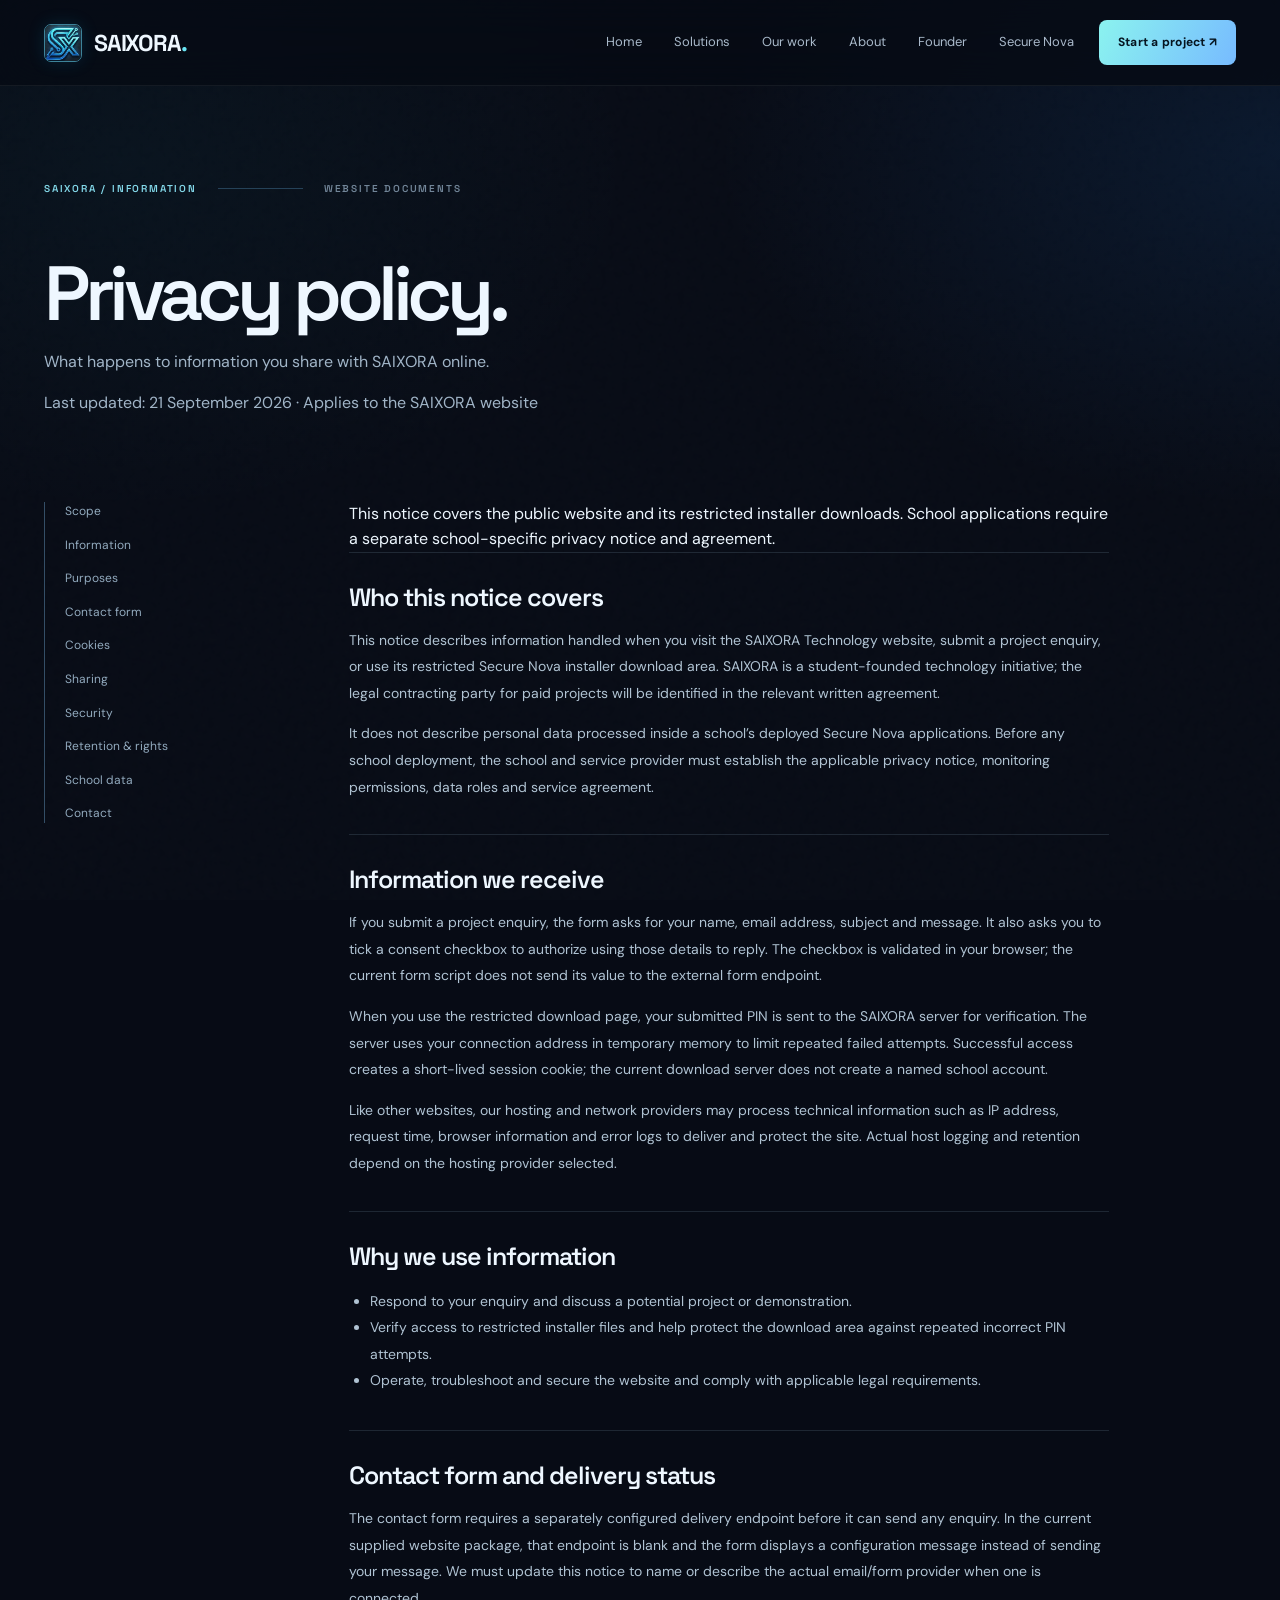
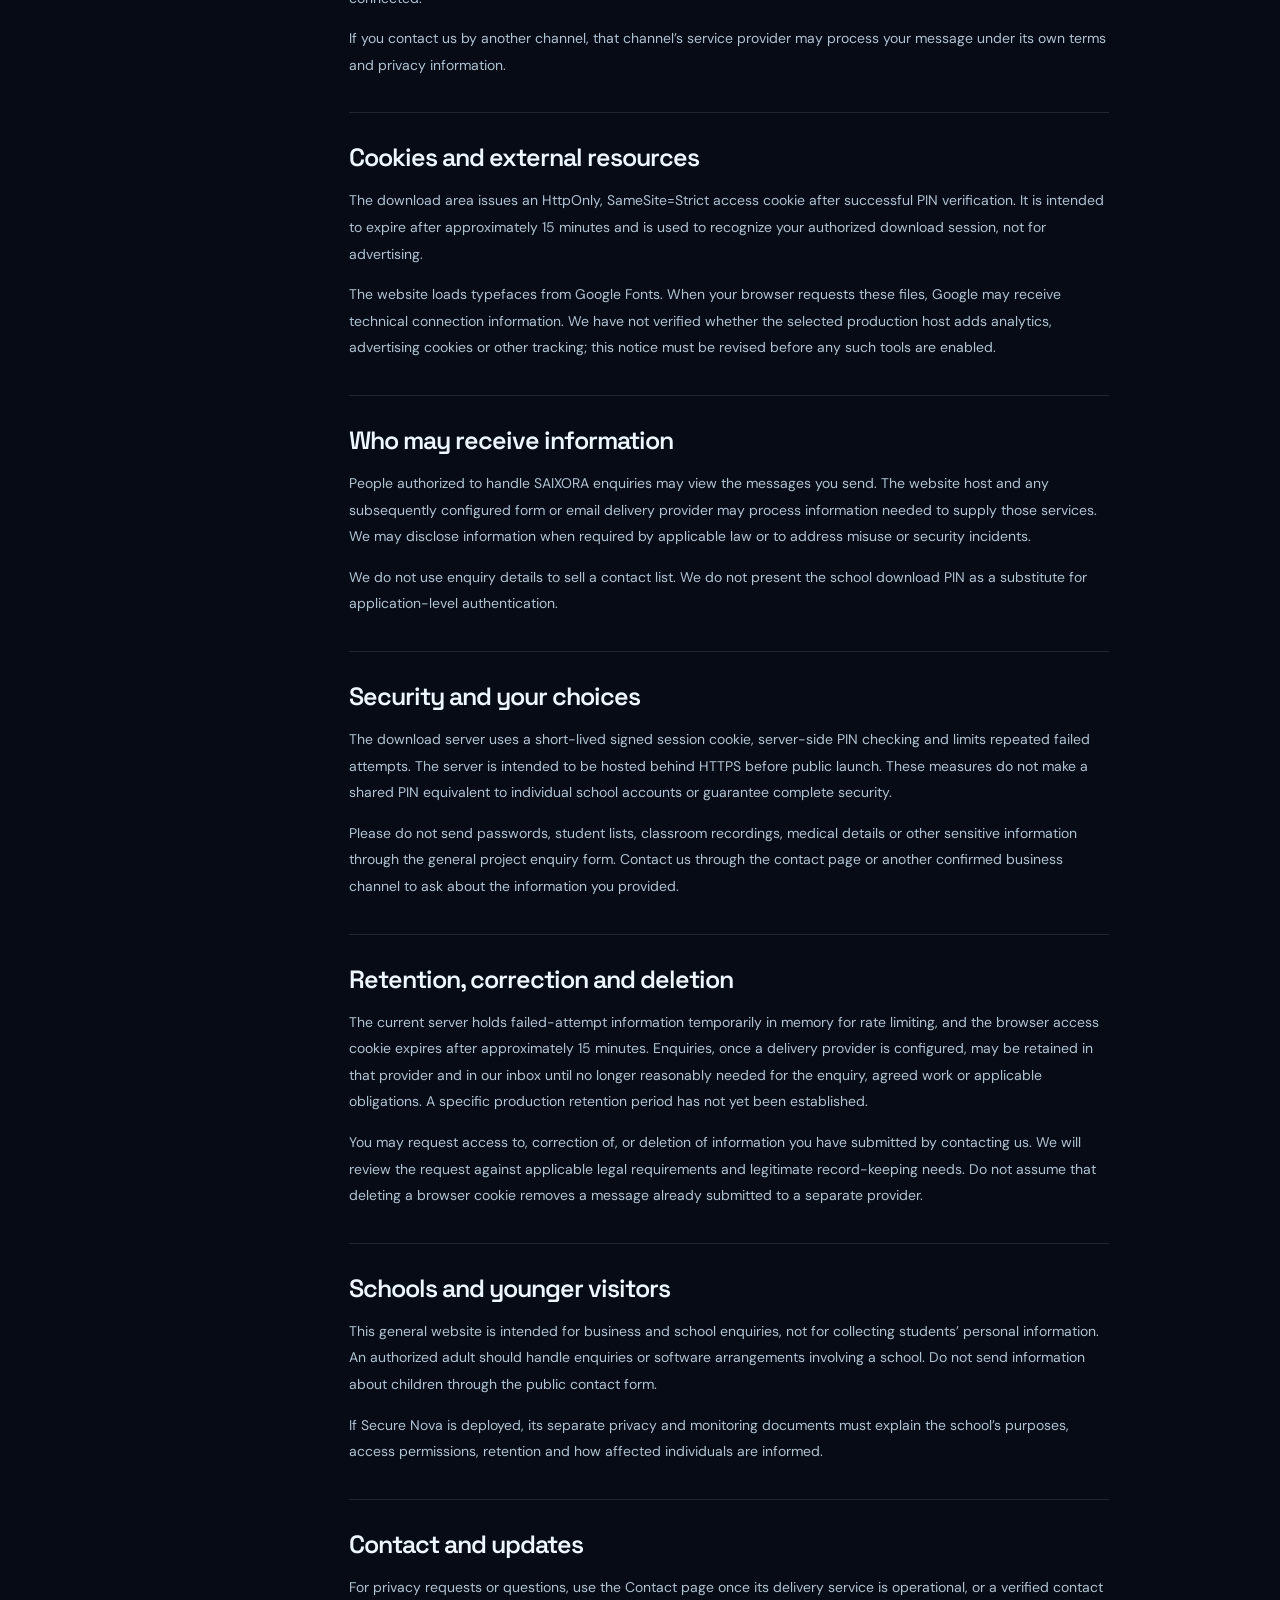
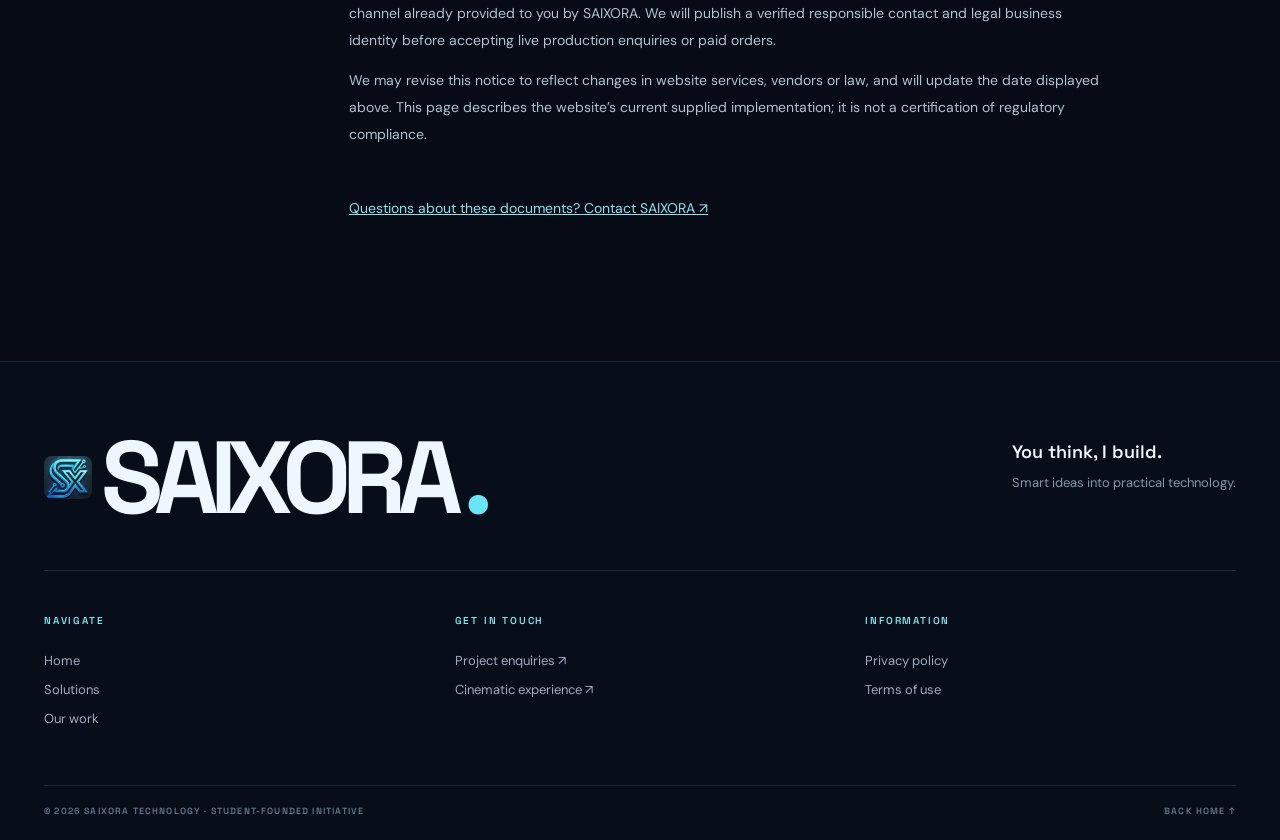
<file: public/privacy.html>
<!DOCTYPE html>

<html lang="en"><head><meta charset="utf-8"/><meta content="width=device-width,initial-scale=1,viewport-fit=cover" name="viewport"/><meta content="#070b16" name="theme-color"/><title>Privacy policy — SAIXORA Technology</title><meta content="What happens to information you share with SAIXORA online." name="description"/><link href="assets/favicon.png" rel="icon" type="image/png"/><link href="https://fonts.googleapis.com" rel="preconnect"/><link crossorigin="" href="https://fonts.gstatic.com" rel="preconnect"/><link href="https://fonts.googleapis.com/css2?family=DM+Sans:wght@400;500;600;700&amp;family=Space+Grotesk:wght@400;500;600;700&amp;display=swap" rel="stylesheet"/><link href="main.css" rel="stylesheet"/><script defer="" src="site.js"></script></head><body data-page="legal"><a class="skip" href="#main-content">Skip to content</a><div aria-hidden="true" class="noise"></div><header class="nav-wrap" id="siteNav"><nav aria-label="Primary navigation" class="nav container"><a class="logo" href="main.html"><img alt="" class="logo-mark brand-image" height="35" src="assets/saixora-symbol.webp" width="39"/><span>SAIXORA<span class="dot">.</span></span></a><div class="nav-links"><a href="main.html">Home</a><a href="main.html#solutions">Solutions</a><a href="main.html#work">Our work</a><a href="main.html#about">About</a><a href="main.html#founder">Founder</a><a href="nova-download.html">Secure Nova</a></div><a class="nav-cta" href="contact.html">Start a project ↗</a></nav></header><main id="main-content"><section class="legal-hero container reveal"><div class="section-label"><span>SAIXORA / INFORMATION</span><span class="line"></span><span>WEBSITE DOCUMENTS</span></div><h1>Privacy policy<span class_="dot">.</span></h1><p>What happens to information you share with SAIXORA online.</p><p class_="policy-date">Last updated: 21 September 2026 · Applies to the SAIXORA website</p></section><div class="container legal-layout"><nav aria-label="On this page" class="legal-toc"><a href="#scope">Scope</a><a href="#data">Information</a><a href="#purposes">Purposes</a><a href="#contact-service">Contact form</a><a href="#cookies">Cookies</a><a href="#sharing">Sharing</a><a href="#security">Security</a><a href="#retention">Retention &amp; rights</a><a href="#schools">School data</a><a href="#contact">Contact</a></nav><div class="legal-content"><div class_="legal-callout">This notice covers the public website and its restricted installer downloads. School applications require a separate school-specific privacy notice and agreement.</div><section id="scope"><h2>Who this notice covers</h2><p>This notice describes information handled when you visit the SAIXORA Technology website, submit a project enquiry, or use its restricted Secure Nova installer download area. SAIXORA is a student-founded technology initiative; the legal contracting party for paid projects will be identified in the relevant written agreement.</p><p>It does not describe personal data processed inside a school’s deployed Secure Nova applications. Before any school deployment, the school and service provider must establish the applicable privacy notice, monitoring permissions, data roles and service agreement.</p></section><section id="data"><h2>Information we receive</h2><p>If you submit a project enquiry, the form asks for your name, email address, subject and message. It also asks you to tick a consent checkbox to authorize using those details to reply. The checkbox is validated in your browser; the current form script does not send its value to the external form endpoint.</p><p>When you use the restricted download page, your submitted PIN is sent to the SAIXORA server for verification. The server uses your connection address in temporary memory to limit repeated failed attempts. Successful access creates a short-lived session cookie; the current download server does not create a named school account.</p><p>Like other websites, our hosting and network providers may process technical information such as IP address, request time, browser information and error logs to deliver and protect the site. Actual host logging and retention depend on the hosting provider selected.</p></section><section id="purposes"><h2>Why we use information</h2><ul><li>Respond to your enquiry and discuss a potential project or demonstration.</li><li>Verify access to restricted installer files and help protect the download area against repeated incorrect PIN attempts.</li><li>Operate, troubleshoot and secure the website and comply with applicable legal requirements.</li></ul></section><section id="contact-service"><h2>Contact form and delivery status</h2><p>The contact form requires a separately configured delivery endpoint before it can send any enquiry. In the current supplied website package, that endpoint is blank and the form displays a configuration message instead of sending your message. We must update this notice to name or describe the actual email/form provider when one is connected.</p><p>If you contact us by another channel, that channel’s service provider may process your message under its own terms and privacy information.</p></section><section id="cookies"><h2>Cookies and external resources</h2><p>The download area issues an HttpOnly, SameSite=Strict access cookie after successful PIN verification. It is intended to expire after approximately 15 minutes and is used to recognize your authorized download session, not for advertising.</p><p>The website loads typefaces from Google Fonts. When your browser requests these files, Google may receive technical connection information. We have not verified whether the selected production host adds analytics, advertising cookies or other tracking; this notice must be revised before any such tools are enabled.</p></section><section id="sharing"><h2>Who may receive information</h2><p>People authorized to handle SAIXORA enquiries may view the messages you send. The website host and any subsequently configured form or email delivery provider may process information needed to supply those services. We may disclose information when required by applicable law or to address misuse or security incidents.</p><p>We do not use enquiry details to sell a contact list. We do not present the school download PIN as a substitute for application-level authentication.</p></section><section id="security"><h2>Security and your choices</h2><p>The download server uses a short-lived signed session cookie, server-side PIN checking and limits repeated failed attempts. The server is intended to be hosted behind HTTPS before public launch. These measures do not make a shared PIN equivalent to individual school accounts or guarantee complete security.</p><p>Please do not send passwords, student lists, classroom recordings, medical details or other sensitive information through the general project enquiry form. Contact us through the contact page or another confirmed business channel to ask about the information you provided.</p></section><section id="retention"><h2>Retention, correction and deletion</h2><p>The current server holds failed-attempt information temporarily in memory for rate limiting, and the browser access cookie expires after approximately 15 minutes. Enquiries, once a delivery provider is configured, may be retained in that provider and in our inbox until no longer reasonably needed for the enquiry, agreed work or applicable obligations. A specific production retention period has not yet been established.</p><p>You may request access to, correction of, or deletion of information you have submitted by contacting us. We will review the request against applicable legal requirements and legitimate record-keeping needs. Do not assume that deleting a browser cookie removes a message already submitted to a separate provider.</p></section><section id="schools"><h2>Schools and younger visitors</h2><p>This general website is intended for business and school enquiries, not for collecting students’ personal information. An authorized adult should handle enquiries or software arrangements involving a school. Do not send information about children through the public contact form.</p><p>If Secure Nova is deployed, its separate privacy and monitoring documents must explain the school’s purposes, access permissions, retention and how affected individuals are informed.</p></section><section id="contact"><h2>Contact and updates</h2><p>For privacy requests or questions, use the Contact page once its delivery service is operational, or a verified contact channel already provided to you by SAIXORA. We will publish a verified responsible contact and legal business identity before accepting live production enquiries or paid orders.</p><p>We may revise this notice to reflect changes in website services, vendors or law, and will update the date displayed above. This page describes the website’s current supplied implementation; it is not a certification of regulatory compliance.</p></section><p><a href="contact.html">Questions about these documents? Contact SAIXORA ↗</a></p></div></div></main><footer class="site-footer"><div class="container"><div class="footer-head"><a class="footer-logo" href="main.html"><img alt="" height="43" src="assets/saixora-symbol.webp" width="48"/>SAIXORA<span>.</span></a><p>You think, I build.<br/><span>Smart ideas into practical technology.</span></p></div><div class="footer-middle"><div><p class="footer-kicker">NAVIGATE</p><a href="main.html">Home</a><a href="main.html#solutions">Solutions</a><a href="main.html#work">Our work</a></div><div><p class="footer-kicker">GET IN TOUCH</p><a href="contact.html">Project enquiries ↗</a><a href="index.html">Cinematic experience ↗</a></div><div><p class="footer-kicker">INFORMATION</p><a href="privacy.html">Privacy policy</a><a href="terms.html">Terms of use</a></div></div><div class="footer-bottom"><span>© <span data-year="">2026</span> SAIXORA TECHNOLOGY · STUDENT-FOUNDED INITIATIVE</span><a href="main.html">BACK HOME ↑</a></div></div></footer><nav aria-label="Mobile quick navigation" class="mobile-dock"><a href="main.html"><span aria-hidden="true">⌂</span>Home</a><a href="main.html#solutions"><span aria-hidden="true">◈</span>Services</a><a href="main.html#work"><span aria-hidden="true">◫</span>Work</a><a href="main.html#founder"><span aria-hidden="true">✳</span>Founder</a><a href="contact.html"><span aria-hidden="true">↗</span>Contact</a></nav></body></html>
</file>
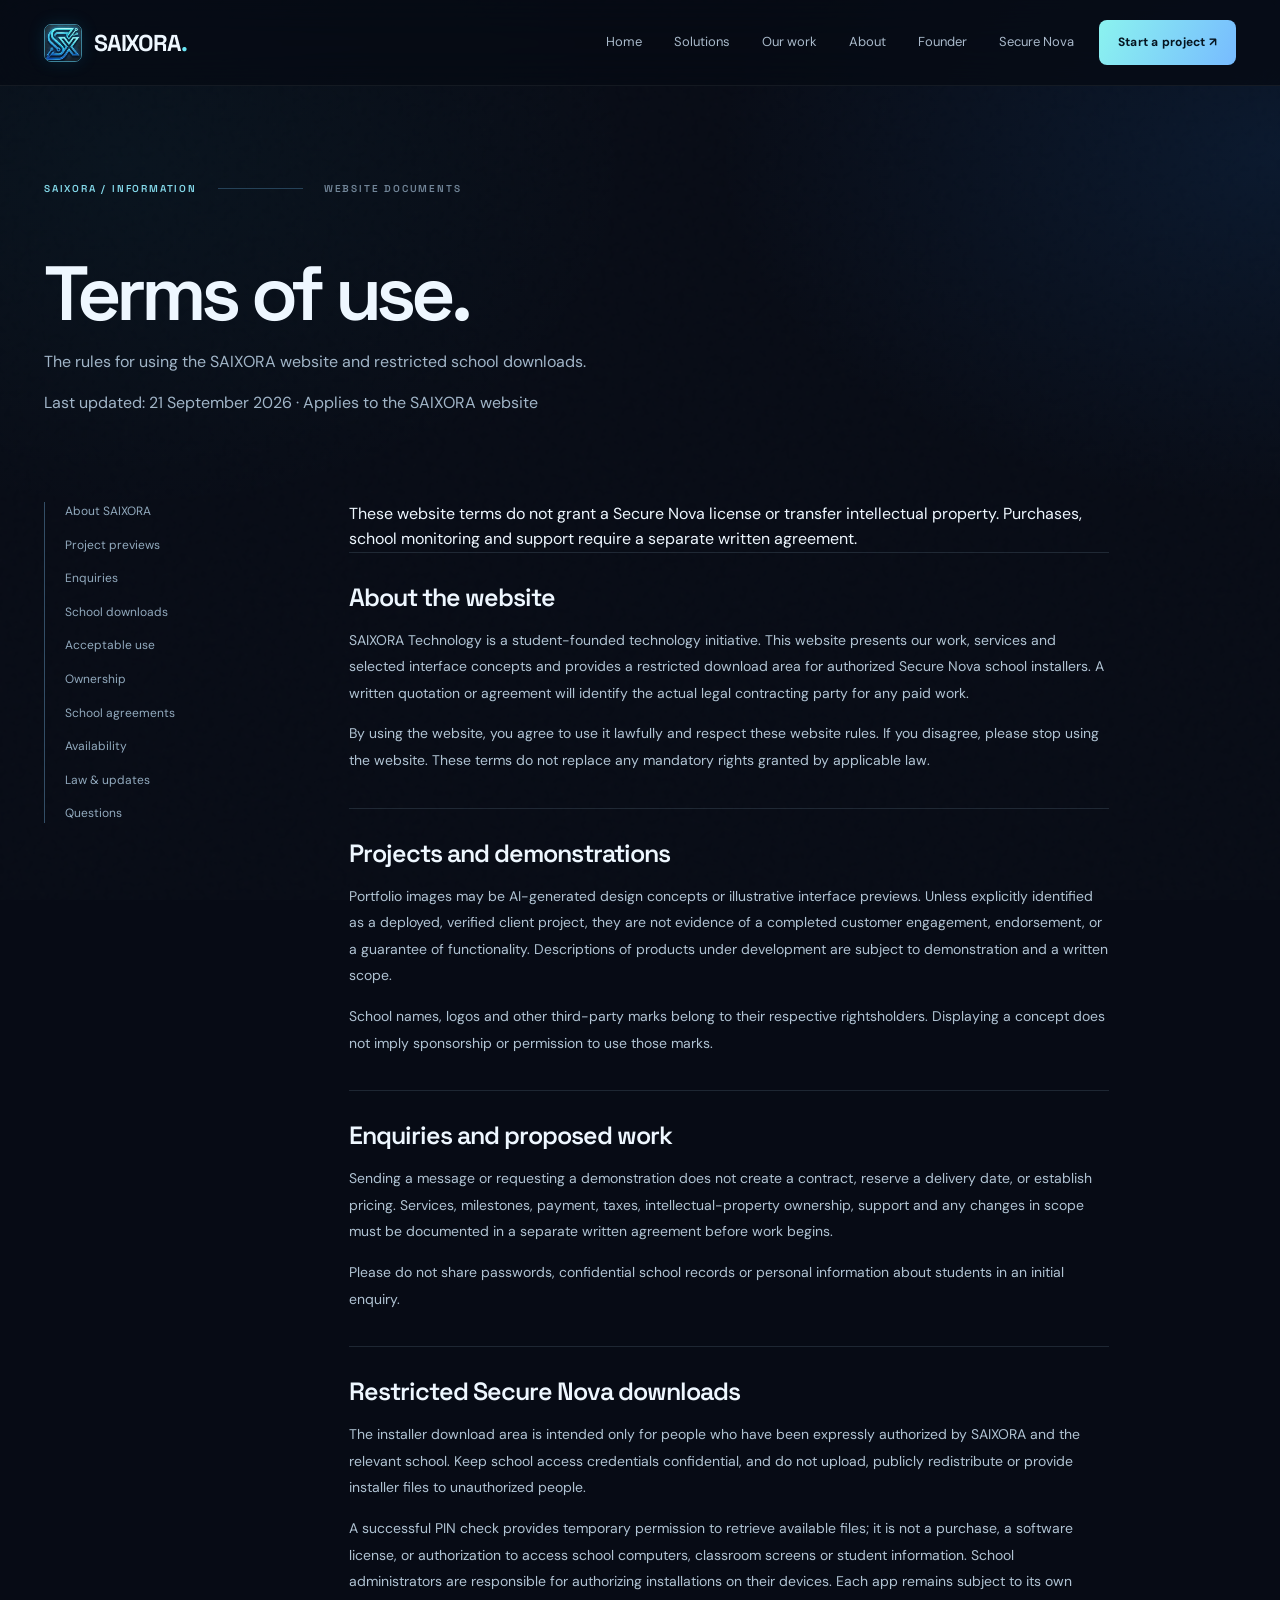
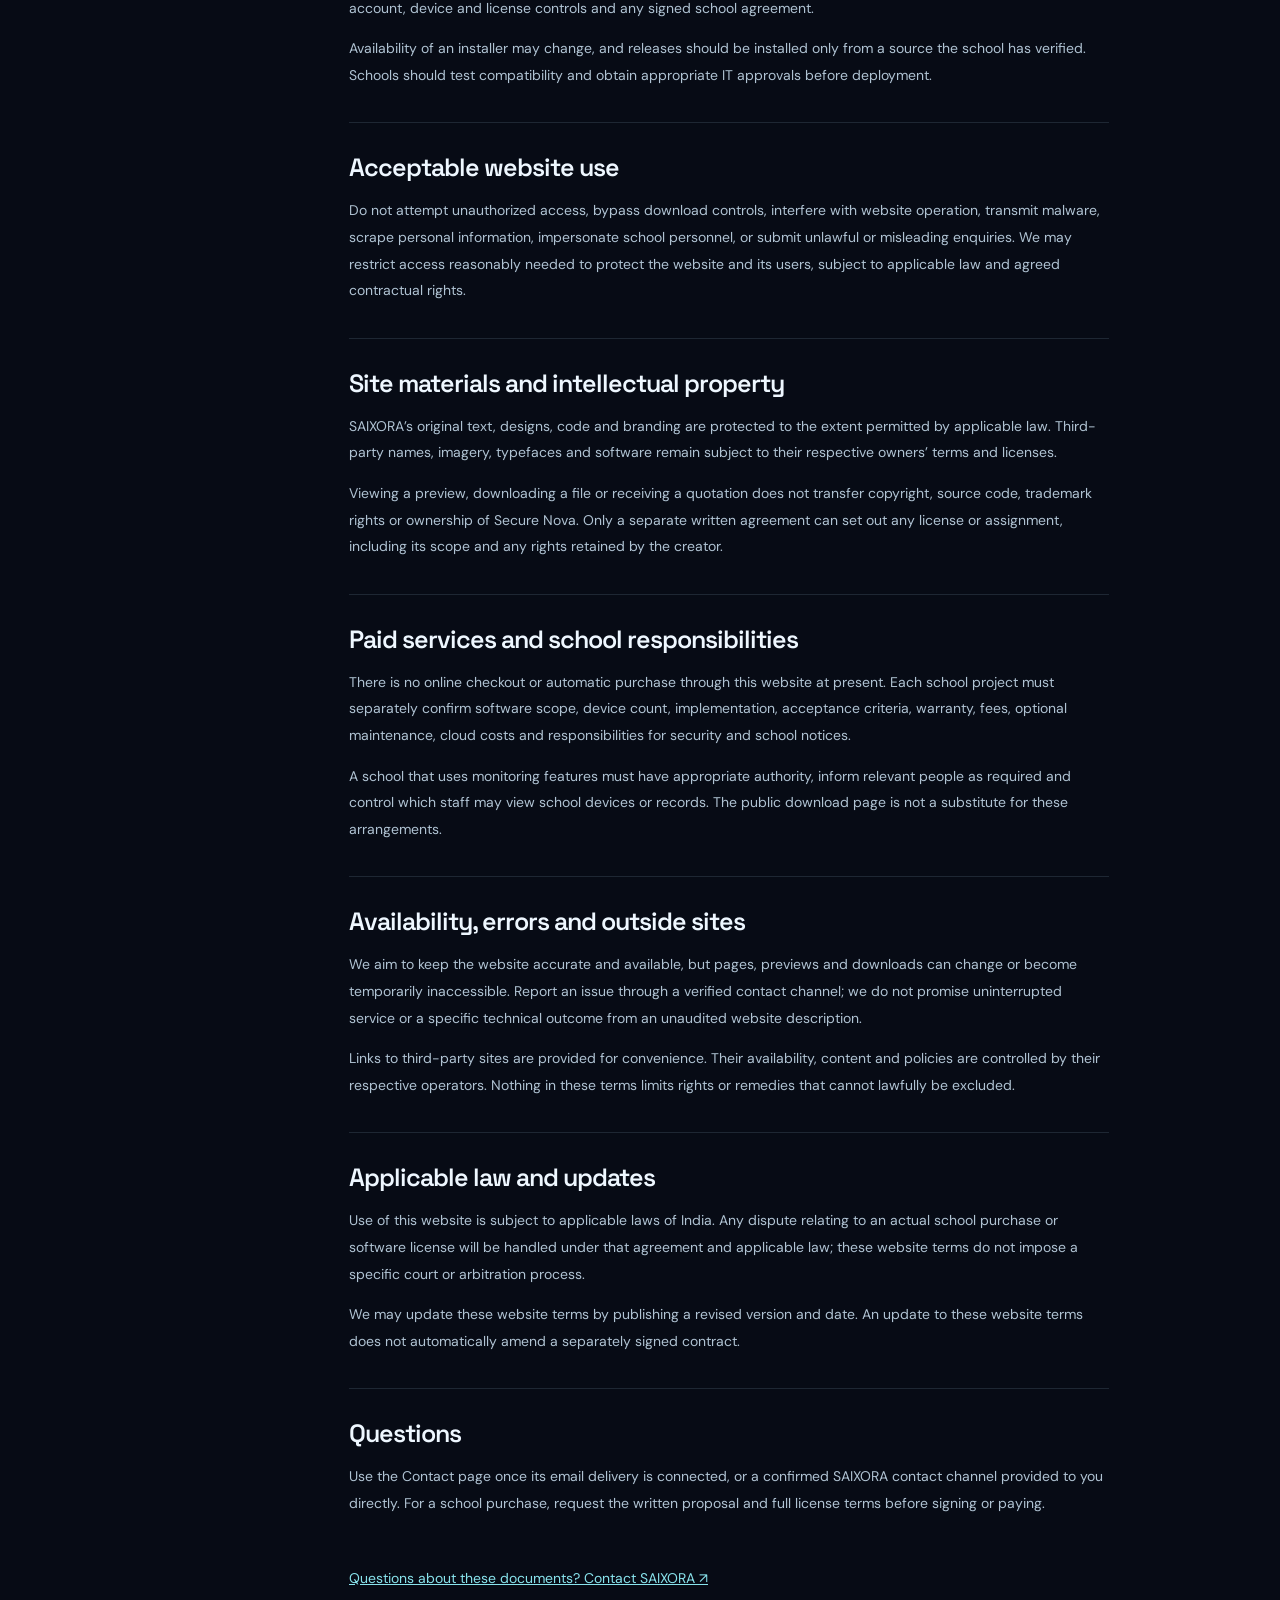
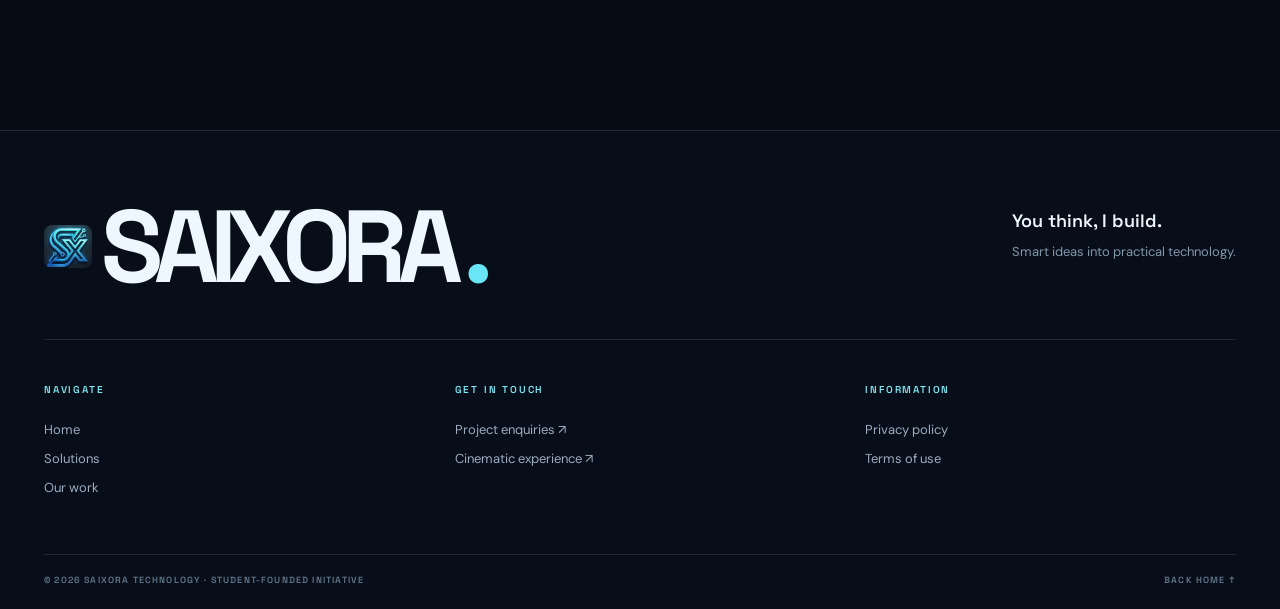
<file: public/terms.html>
<!DOCTYPE html>

<html lang="en"><head><meta charset="utf-8"/><meta content="width=device-width,initial-scale=1,viewport-fit=cover" name="viewport"/><meta content="#070b16" name="theme-color"/><title>Terms of use — SAIXORA Technology</title><meta content="The rules for using the SAIXORA website and restricted school downloads." name="description"/><link href="assets/favicon.png" rel="icon" type="image/png"/><link href="https://fonts.googleapis.com" rel="preconnect"/><link crossorigin="" href="https://fonts.gstatic.com" rel="preconnect"/><link href="https://fonts.googleapis.com/css2?family=DM+Sans:wght@400;500;600;700&amp;family=Space+Grotesk:wght@400;500;600;700&amp;display=swap" rel="stylesheet"/><link href="main.css" rel="stylesheet"/><script defer="" src="site.js"></script></head><body data-page="legal"><a class="skip" href="#main-content">Skip to content</a><div aria-hidden="true" class="noise"></div><header class="nav-wrap" id="siteNav"><nav aria-label="Primary navigation" class="nav container"><a class="logo" href="main.html"><img alt="" class="logo-mark brand-image" height="35" src="assets/saixora-symbol.webp" width="39"/><span>SAIXORA<span class="dot">.</span></span></a><div class="nav-links"><a href="main.html">Home</a><a href="main.html#solutions">Solutions</a><a href="main.html#work">Our work</a><a href="main.html#about">About</a><a href="main.html#founder">Founder</a><a href="nova-download.html">Secure Nova</a></div><a class="nav-cta" href="contact.html">Start a project ↗</a></nav></header><main id="main-content"><section class="legal-hero container reveal"><div class="section-label"><span>SAIXORA / INFORMATION</span><span class="line"></span><span>WEBSITE DOCUMENTS</span></div><h1>Terms of use<span class_="dot">.</span></h1><p>The rules for using the SAIXORA website and restricted school downloads.</p><p class_="policy-date">Last updated: 21 September 2026 · Applies to the SAIXORA website</p></section><div class="container legal-layout"><nav aria-label="On this page" class="legal-toc"><a href="#operator">About SAIXORA</a><a href="#showcase">Project previews</a><a href="#enquiries">Enquiries</a><a href="#downloads">School downloads</a><a href="#acceptable">Acceptable use</a><a href="#ownership">Ownership</a><a href="#services">School agreements</a><a href="#availability">Availability</a><a href="#law">Law &amp; updates</a><a href="#questions">Questions</a></nav><div class="legal-content"><div class_="legal-callout">These website terms do not grant a Secure Nova license or transfer intellectual property. Purchases, school monitoring and support require a separate written agreement.</div><section id="operator"><h2>About the website</h2><p>SAIXORA Technology is a student-founded technology initiative. This website presents our work, services and selected interface concepts and provides a restricted download area for authorized Secure Nova school installers. A written quotation or agreement will identify the actual legal contracting party for any paid work.</p><p>By using the website, you agree to use it lawfully and respect these website rules. If you disagree, please stop using the website. These terms do not replace any mandatory rights granted by applicable law.</p></section><section id="showcase"><h2>Projects and demonstrations</h2><p>Portfolio images may be AI-generated design concepts or illustrative interface previews. Unless explicitly identified as a deployed, verified client project, they are not evidence of a completed customer engagement, endorsement, or a guarantee of functionality. Descriptions of products under development are subject to demonstration and a written scope.</p><p>School names, logos and other third-party marks belong to their respective rightsholders. Displaying a concept does not imply sponsorship or permission to use those marks.</p></section><section id="enquiries"><h2>Enquiries and proposed work</h2><p>Sending a message or requesting a demonstration does not create a contract, reserve a delivery date, or establish pricing. Services, milestones, payment, taxes, intellectual-property ownership, support and any changes in scope must be documented in a separate written agreement before work begins.</p><p>Please do not share passwords, confidential school records or personal information about students in an initial enquiry.</p></section><section id="downloads"><h2>Restricted Secure Nova downloads</h2><p>The installer download area is intended only for people who have been expressly authorized by SAIXORA and the relevant school. Keep school access credentials confidential, and do not upload, publicly redistribute or provide installer files to unauthorized people.</p><p>A successful PIN check provides temporary permission to retrieve available files; it is not a purchase, a software license, or authorization to access school computers, classroom screens or student information. School administrators are responsible for authorizing installations on their devices. Each app remains subject to its own account, device and license controls and any signed school agreement.</p><p>Availability of an installer may change, and releases should be installed only from a source the school has verified. Schools should test compatibility and obtain appropriate IT approvals before deployment.</p></section><section id="acceptable"><h2>Acceptable website use</h2><p>Do not attempt unauthorized access, bypass download controls, interfere with website operation, transmit malware, scrape personal information, impersonate school personnel, or submit unlawful or misleading enquiries. We may restrict access reasonably needed to protect the website and its users, subject to applicable law and agreed contractual rights.</p></section><section id="ownership"><h2>Site materials and intellectual property</h2><p>SAIXORA’s original text, designs, code and branding are protected to the extent permitted by applicable law. Third-party names, imagery, typefaces and software remain subject to their respective owners’ terms and licenses.</p><p>Viewing a preview, downloading a file or receiving a quotation does not transfer copyright, source code, trademark rights or ownership of Secure Nova. Only a separate written agreement can set out any license or assignment, including its scope and any rights retained by the creator.</p></section><section id="services"><h2>Paid services and school responsibilities</h2><p>There is no online checkout or automatic purchase through this website at present. Each school project must separately confirm software scope, device count, implementation, acceptance criteria, warranty, fees, optional maintenance, cloud costs and responsibilities for security and school notices.</p><p>A school that uses monitoring features must have appropriate authority, inform relevant people as required and control which staff may view school devices or records. The public download page is not a substitute for these arrangements.</p></section><section id="availability"><h2>Availability, errors and outside sites</h2><p>We aim to keep the website accurate and available, but pages, previews and downloads can change or become temporarily inaccessible. Report an issue through a verified contact channel; we do not promise uninterrupted service or a specific technical outcome from an unaudited website description.</p><p>Links to third-party sites are provided for convenience. Their availability, content and policies are controlled by their respective operators. Nothing in these terms limits rights or remedies that cannot lawfully be excluded.</p></section><section id="law"><h2>Applicable law and updates</h2><p>Use of this website is subject to applicable laws of India. Any dispute relating to an actual school purchase or software license will be handled under that agreement and applicable law; these website terms do not impose a specific court or arbitration process.</p><p>We may update these website terms by publishing a revised version and date. An update to these website terms does not automatically amend a separately signed contract.</p></section><section id="questions"><h2>Questions</h2><p>Use the Contact page once its email delivery is connected, or a confirmed SAIXORA contact channel provided to you directly. For a school purchase, request the written proposal and full license terms before signing or paying.</p></section><p><a href="contact.html">Questions about these documents? Contact SAIXORA ↗</a></p></div></div></main><footer class="site-footer"><div class="container"><div class="footer-head"><a class="footer-logo" href="main.html"><img alt="" height="43" src="assets/saixora-symbol.webp" width="48"/>SAIXORA<span>.</span></a><p>You think, I build.<br/><span>Smart ideas into practical technology.</span></p></div><div class="footer-middle"><div><p class="footer-kicker">NAVIGATE</p><a href="main.html">Home</a><a href="main.html#solutions">Solutions</a><a href="main.html#work">Our work</a></div><div><p class="footer-kicker">GET IN TOUCH</p><a href="contact.html">Project enquiries ↗</a><a href="index.html">Cinematic experience ↗</a></div><div><p class="footer-kicker">INFORMATION</p><a href="privacy.html">Privacy policy</a><a href="terms.html">Terms of use</a></div></div><div class="footer-bottom"><span>© <span data-year="">2026</span> SAIXORA TECHNOLOGY · STUDENT-FOUNDED INITIATIVE</span><a href="main.html">BACK HOME ↑</a></div></div></footer><nav aria-label="Mobile quick navigation" class="mobile-dock"><a href="main.html"><span aria-hidden="true">⌂</span>Home</a><a href="main.html#solutions"><span aria-hidden="true">◈</span>Services</a><a href="main.html#work"><span aria-hidden="true">◫</span>Work</a><a href="main.html#founder"><span aria-hidden="true">✳</span>Founder</a><a href="contact.html"><span aria-hidden="true">↗</span>Contact</a></nav></body></html>
</file>
<file: public/styles.css>
@import url('https://fonts.googleapis.com/css2?family=DM+Sans:wght@400;500;600;700&family=Space+Grotesk:wght@400;500;600;700&display=swap');
:root{color-scheme:dark;--bg:#070b12;--bg2:#0b101b;--ink:#eef9ff;--muted:#8b9da9;--line:rgba(192,236,255,.15);--cyan:#79edff;--blue:#3997ff;--header-h:82px;--font-display:'Space Grotesk',Arial,sans-serif;--font-body:'DM Sans',Arial,sans-serif;scroll-behavior:smooth}
*{box-sizing:border-box}html{background:var(--bg);scroll-padding-top:20px}body{margin:0;overflow-x:hidden;background:var(--bg);color:var(--ink);font-family:var(--font-body);-webkit-font-smoothing:antialiased}body.dialog-open{overflow:hidden}button,a{-webkit-tap-highlight-color:transparent}button{font:inherit}a{color:inherit;text-decoration:none}button:focus-visible,a:focus-visible{outline:2px solid var(--cyan);outline-offset:5px}button:disabled{cursor:not-allowed}::selection{background:var(--cyan);color:#08111b}.skip-link{position:fixed;z-index:101;top:-90px;left:15px;background:#d2fcff;color:#061020;border-radius:8px;padding:15px}.skip-link:focus{top:15px}.ambient{position:fixed;pointer-events:none;z-index:0;border-radius:50%;filter:blur(110px);opacity:.22}.ambient--one{top:-25%;right:-20%;width:50vw;height:50vw;background:#194e8d}.ambient--two{bottom:-40%;left:-20%;width:55vw;height:55vw;background:#07748e;opacity:.12}
.site-header{position:fixed;z-index:40;top:0;left:0;right:0;height:var(--header-h);display:flex;align-items:center;justify-content:space-between;gap:24px;padding:0 clamp(23px,4.6vw,86px);background:linear-gradient(180deg,rgba(4,8,14,.78),rgba(4,8,14,0));transition:background .35s,border-color .35s;white-space:nowrap}.site-header.is-scrolled{background:rgba(5,9,16,.83);backdrop-filter:blur(24px);-webkit-backdrop-filter:blur(24px);border-bottom:1px solid var(--line)}.brand{display:inline-flex;align-items:center;gap:12px;font:700 21px/1 var(--font-display);letter-spacing:.115em}.brand-symbol{width:34px;height:34px;display:inline-flex;color:#a5f0ff}.brand-symbol svg{width:100%}.brand-dot{color:var(--cyan)}.header-center,.header-link{font:600 10px/1.4 var(--font-body);letter-spacing:.17em}.header-center{color:#9cabb9}.header-star{color:var(--cyan);padding:0 7px}.header-link{display:flex;gap:15px;align-items:center;color:#eafaff}.header-link span{font:20px/1 var(--font-display);color:var(--cyan);transition:transform .2s}.header-link:hover span{transform:translate(3px,-3px)}
.story{position:relative;height:560vh;background:#060b13}.story-stage{position:sticky;top:0;height:100vh;height:100svh;min-height:520px;overflow:hidden;isolation:isolate}.video-shell,.cinematic,.video-vignette,.video-bottom-fade,.cinematic-grain{position:absolute;inset:0;width:100%;height:100%}.video-shell{z-index:-2;background:#050a12}.cinematic{display:block;object-fit:cover;object-position:center center}.video-vignette{background:linear-gradient(90deg,rgba(3,8,14,.36),transparent 45%,rgba(4,9,17,.09)),linear-gradient(0deg,rgba(4,8,15,.48),transparent 24%,transparent 70%,rgba(4,8,15,.36))}.video-bottom-fade{background:linear-gradient(0deg,rgba(7,11,18,.48),transparent 13%)}.cinematic-grain{opacity:.15;pointer-events:none;background-image:url("data:image/svg+xml,%3Csvg viewBox='0 0 180 180' xmlns='http://www.w3.org/2000/svg'%3E%3Cfilter id='n'%3E%3CfeTurbulence type='fractalNoise' baseFrequency='.7' numOctaves='2' stitchTiles='stitch'/%3E%3C/filter%3E%3Cpath filter='url(%23n)' opacity='.1' d='M0 0h180v180H0z'/%3E%3C/svg%3E")}.hero-orbit{position:absolute;top:26%;right:10%;width:31vw;max-width:480px;aspect-ratio:1;border:1px solid rgba(121,237,255,.11);border-radius:50%;box-shadow:0 0 0 65px rgba(121,237,255,.024),0 0 0 130px rgba(121,237,255,.019);opacity:.65;pointer-events:none}.story-copy{position:absolute;z-index:3;pointer-events:none}.story-copy--intro{top:25%;right:clamp(25px,8.8vw,170px);max-width:min(545px,43vw);opacity:1;transform:translateY(0)}.story-copy--intro .text-link{pointer-events:auto}.eyebrow,.section-kicker{margin:0;display:flex;gap:12px;align-items:center;font-size:10px;font-weight:700;letter-spacing:.26em;color:#a7c7d3}.pulse-dot{display:inline-block;height:6px;width:6px;border-radius:50%;background:var(--cyan);box-shadow:0 0 0 6px rgba(121,237,255,.11),0 0 20px var(--cyan)}.story-copy h1{margin:31px 0 24px;font:600 clamp(76px,7.7vw,156px)/.87 var(--font-display);letter-spacing:-.088em;white-space:nowrap}.accent-comma{color:var(--cyan)}.gradient-text{background:linear-gradient(95deg,#f8feff 15%,#9deaff 64%,#57abe9);-webkit-background-clip:text;background-clip:text;color:transparent}.story-subtitle{margin:0;max-width:330px;font-size:clamp(13px,1.15vw,17px);line-height:1.7;color:#bdcdd9}.text-link{display:inline-flex;margin-top:35px;gap:36px;align-items:center;border-bottom:1px solid rgba(202,239,249,.64);padding:0 0 13px;font-size:11px;letter-spacing:.14em;text-transform:uppercase;font-weight:700}.text-link span{color:var(--cyan);font-size:20px}.story-copy--code,.story-copy--craft{top:27%;left:clamp(30px,7vw,140px);max-width:500px;opacity:0;transform:translateY(30px)}.story-copy--code h2,.story-copy--craft h2{margin:30px 0 23px;font:600 clamp(56px,6vw,102px)/.97 var(--font-display);letter-spacing:-.065em}.story-copy--code h2 em,.story-copy--craft h2 em,.gallery-header em,.spotlight-heading em{font-style:normal;color:var(--cyan)}.story-copy--code p:last-child,.story-copy--craft p:last-child{max-width:320px;color:#bdd3dc;line-height:1.7;font-size:15px}.story-progress{position:absolute;z-index:4;left:clamp(25px,4.6vw,86px);bottom:41px;display:flex;gap:15px;align-items:center;color:#b0c7d2;font:700 10px/1 var(--font-body);letter-spacing:.08em}.story-progress-track{width:clamp(80px,12vw,180px);height:1px;background:#536776;display:block}.story-progress-track span{display:block;height:100%;width:0;background:var(--cyan);box-shadow:0 0 8px var(--cyan)}.story-hint{position:absolute;left:50%;bottom:36px;transform:translateX(-50%);display:flex;flex-direction:column;align-items:center;gap:12px;font:700 9px/1 var(--font-body);letter-spacing:.25em;color:#d4eaf0;transition:opacity .3s}.scroll-wheel{height:32px;width:21px;border:1px solid #95bec7;border-radius:14px;display:flex;justify-content:center;padding-top:6px}.scroll-wheel span{height:7px;width:2px;background:var(--cyan);border-radius:2px;animation:scroll-dot 1.7s ease-in-out infinite}@keyframes scroll-dot{0%,100%{transform:translateY(0);opacity:0}40%{opacity:1}80%{transform:translateY(10px);opacity:0}}.story-status{position:absolute;bottom:45px;right:clamp(25px,4.6vw,86px);font:700 10px/1 var(--font-body);letter-spacing:.17em;color:#d3e9ef}.status-separator{padding:0 10px;color:var(--cyan)}.skip-intro{position:absolute;right:clamp(25px,4.6vw,86px);top:calc(var(--header-h) + 21px);color:#a9c4d1;font:700 10px/1 var(--font-body);letter-spacing:.15em}.skip-intro span{color:var(--cyan)}.story-scroll-indicator{position:absolute;right:0;top:0;width:2px;height:100%;background:rgba(151,218,239,.08)}.story-scroll-indicator span{display:block;background:var(--cyan);width:100%;height:0;box-shadow:0 0 20px var(--cyan)}
.manifesto{position:relative;z-index:2;min-height:70vh;padding:clamp(100px,11vw,190px) clamp(25px,8.4vw,165px) 70px;background:radial-gradient(ellipse 58% 52% at 78% 15%,rgba(16,65,92,.25),transparent),#070b12}.manifesto-line{position:absolute;top:0;left:8.4%;right:8.4%;height:1px;background:linear-gradient(90deg,transparent,#36708a,transparent)}.kicker-rule{width:24px;height:1px;background:var(--cyan);display:inline-block}.manifesto-heading{font:500 clamp(49px,6.8vw,119px)/1.04 var(--font-display);letter-spacing:-.074em;margin:47px 0 62px}.outline-text{color:transparent;-webkit-text-stroke:1px rgba(197,241,255,.55)}.manifesto-bottom{display:flex;justify-content:space-between;gap:25px;color:#718b9a;font-size:10px;letter-spacing:.15em;font-weight:700}.gallery{height:340vh;position:relative;background:linear-gradient(180deg,#070b12,#0c1421 70%,#070b12)}.gallery-stage{position:sticky;top:0;min-height:650px;height:100vh;height:100svh;display:flex;flex-direction:column;overflow:hidden;padding:clamp(85px,10vh,110px) 0 36px}.gallery-header{display:flex;justify-content:space-between;align-items:flex-end;padding:0 clamp(25px,7.4vw,140px);gap:30px}.gallery-header h2{font:500 clamp(48px,6vw,100px)/1.02 var(--font-display);letter-spacing:-.075em;margin:24px 0 0}.gallery-lead{font-size:13px;line-height:1.7;color:#8ca6b7;text-align:right;margin-bottom:5px}.gallery-viewport{width:100%;margin-top:clamp(30px,6vh,67px);overflow:visible;flex:1;min-height:0}.gallery-track{display:flex;gap:clamp(20px,2vw,36px);padding:0 clamp(25px,7.4vw,140px);width:max-content;will-change:transform;align-items:flex-start}.project-card{border:0;padding:0;color:inherit;text-align:left;background:none;display:block;flex:none;width:clamp(310px,36vw,610px);cursor:pointer}.project-preview{position:relative;display:block;height:clamp(250px,38vh,440px);border:1px solid rgba(177,236,255,.22);border-radius:13px;overflow:hidden;background:#dfeaf1;box-shadow:0 34px 60px rgba(0,0,0,.3),0 0 0 1px rgba(255,255,255,.04)}.project-preview img{position:absolute;inset:0;width:100%;height:auto;min-height:100%;object-fit:cover;object-position:top center;transition:transform .7s cubic-bezier(.2,.8,.2,1);display:block}.project-card:hover .project-preview img,.project-card:focus-visible .project-preview img{transform:scale(1.055)}.preview-reflection{position:absolute;inset:0;background:linear-gradient(135deg,rgba(255,255,255,.2),transparent 26%,transparent 70%,rgba(4,17,31,.22));pointer-events:none}.project-open{position:absolute;bottom:19px;right:19px;display:grid;place-items:center;height:39px;width:39px;border-radius:50%;background:#ecfcff;color:#06111b;font-size:24px;opacity:0;transform:translateY(10px);transition:.3s}.project-card:hover .project-open,.project-card:focus-visible .project-open{opacity:1;transform:none}.project-info{margin-top:22px;display:flex;justify-content:space-between;gap:20px}.project-info strong{font:600 clamp(15px,1.55vw,22px)/1.5 var(--font-display);letter-spacing:-.025em;display:block}.project-info strong span{font-weight:400;color:#8da4b4}.project-index{display:block;color:var(--cyan);font-size:9px;letter-spacing:.18em;font-weight:700;margin-bottom:4px}.project-arrow{font-size:25px;color:var(--cyan)}.gallery-footer{display:flex;justify-content:space-between;align-items:center;gap:25px;padding:20px clamp(25px,7.4vw,140px) 0;color:#829aa9;font-size:9px;letter-spacing:.13em;font-weight:700;white-space:nowrap}.gallery-progress{height:1px;flex:1;max-width:200px;background:rgba(157,201,216,.25)}.gallery-progress span{height:100%;width:0;display:block;background:var(--cyan)}.gallery-counter{color:#edfaff}
.spotlight{min-height:130vh;padding:clamp(110px,13vw,230px) clamp(24px,8vw,160px) 110px;position:relative;isolation:isolate;text-align:center;overflow:hidden;background:#070b12}.spotlight-glow{position:absolute;z-index:-1;left:50%;top:22%;transform:translateX(-50%);width:min(1000px,90vw);height:950px;background:radial-gradient(ellipse at 50% 45%,rgba(43,123,174,.3),rgba(15,52,76,.1) 42%,transparent 70%);pointer-events:none}.spotlight-heading .section-kicker{justify-content:center}.spotlight-heading h2{font:500 clamp(57px,7vw,115px)/1.01 var(--font-display);letter-spacing:-.078em;margin:25px auto 24px}.spotlight-heading p:last-child{font-size:14px;max-width:450px;margin:0 auto;line-height:1.7;color:#92abba}.spotlight-frame{max-width:1180px;margin:70px auto 0;transform:perspective(1000px) rotateX(7deg) scale(.92);opacity:.75;transition:transform 1s cubic-bezier(.2,.65,.22,1),opacity 1s;overflow:hidden;border-radius:15px;border:1px solid rgba(189,233,248,.35);box-shadow:0 60px 125px rgba(0,0,0,.8),0 0 100px rgba(55,134,173,.14);background:#0b101a}.spotlight-frame.in-view{transform:perspective(1000px) rotateX(0) scale(1);opacity:1}.spotlight-topbar{height:41px;display:flex;align-items:center;justify-content:space-between;padding:0 17px;border-bottom:1px solid rgba(199,244,255,.13);color:#91acbc;font-size:9px;letter-spacing:.15em;font-weight:700}.window-dots{display:flex;gap:5px}.window-dots i{width:7px;height:7px;background:#567280;border-radius:50%}.window-dots i:first-child{background:#5eb8c1}.window-arrow{font-size:16px;color:var(--cyan)}.spotlight-visual{height:clamp(420px,63vw,640px);overflow:hidden;position:relative;background:#101a23}.spotlight-visual>img{width:100%;height:auto;display:block;min-height:100%;object-fit:cover;object-position:top center;opacity:.7;filter:saturate(.82)}.spotlight-scrim{position:absolute;inset:0;background:linear-gradient(90deg,rgba(4,11,20,.94),rgba(4,11,20,.62) 47%,rgba(4,11,20,.35)),linear-gradient(0deg,rgba(4,11,20,.45),transparent)}.spotlight-overlay{position:absolute;left:clamp(25px,7vw,110px);top:50%;transform:translateY(-50%);text-align:left}.spotlight-label{color:var(--cyan);font-weight:700;letter-spacing:.24em;font-size:10px}.spotlight-overlay h3{font:600 clamp(43px,5.6vw,91px)/1.02 var(--font-display);letter-spacing:-.075em;margin:21px 0 39px}.explore-button{display:inline-flex;align-items:center;justify-content:space-between;gap:36px;padding:18px 22px;border:1px solid #bef7ff;background:#c8f8ff;color:#08131c;font-weight:700;font-size:11px;letter-spacing:.08em;cursor:pointer;transition:background .25s,transform .25s,box-shadow .25s}.explore-button span:last-child{font-size:20px;line-height:.6}.explore-button:hover{transform:translateY(-3px);background:#fff;box-shadow:0 10px 35px rgba(102,219,248,.27)}.spotlight-footnote{display:flex;justify-content:space-between;margin:45px auto 0;max-width:1180px;font-size:9px;letter-spacing:.22em;font-weight:700;color:#728c9d}.spotlight-footnote span{color:var(--cyan)}.footer{min-height:130px;display:flex;justify-content:space-between;align-items:center;gap:24px;flex-wrap:wrap;padding:35px clamp(25px,7.4vw,140px);border-top:1px solid var(--line);color:#8da2b1;font-size:9px;letter-spacing:.15em;font-weight:700}.footer-brand{font:700 23px/1 var(--font-display);letter-spacing:.1em;color:white}.footer-brand span{color:var(--cyan)}.footer a:last-child{color:#e8f9ff}
.project-dialog,.main-dialog{padding:0;border:1px solid rgba(177,236,255,.25);border-radius:15px;color:var(--ink);background:#101925;box-shadow:0 35px 120px rgba(0,0,0,.8)}dialog::backdrop{background:rgba(2,5,11,.85);backdrop-filter:blur(10px)}.project-dialog{width:min(1040px,94vw);max-height:88vh;overflow:hidden}.dialog-top{height:67px;padding:0 25px;display:flex;align-items:center;justify-content:space-between;border-bottom:1px solid var(--line)}.dialog-kicker{font-size:10px;letter-spacing:.19em;color:var(--cyan);font-weight:700}.dialog-close{width:35px;height:35px;border:1px solid var(--line);border-radius:50%;background:none;color:white;cursor:pointer}.dialog-grid{display:grid;grid-template-columns:1.1fr 1fr;min-height:420px;max-height:calc(88vh - 67px)}.dialog-image{overflow-y:auto;background:#e9edf1}.dialog-image img{width:100%;height:auto;display:block}.dialog-details{padding:clamp(30px,5vw,70px);overflow-y:auto;display:flex;flex-direction:column;align-items:flex-start}.dialog-details h2{font:600 clamp(38px,4vw,62px)/1.05 var(--font-display);letter-spacing:-.06em;margin:22px 0}.dialog-details>p:not(.dialog-note){line-height:1.8;font-size:15px;color:#bacbd4}.dialog-note{margin-top:auto;padding-top:20px;color:#819ba9;font-size:11px;line-height:1.6}.dialog-back{background:none;border:0;border-bottom:1px solid var(--cyan);padding:0 0 12px;margin-top:30px;cursor:pointer;color:var(--cyan);font-size:11px;font-weight:700;letter-spacing:.13em;text-transform:uppercase}.main-dialog{width:min(620px,92vw);max-height:90vh;overflow:auto}.main-dialog-inner{padding:clamp(32px,6vw,80px);text-align:center}.main-dialog-graphic{font:700 150px/.9 var(--font-display);letter-spacing:-.1em;color:#e2faff;margin-bottom:20px}.main-dialog-graphic span{font-size:50px;vertical-align:top;color:var(--cyan);margin-left:5px}.main-dialog-inner .section-kicker{justify-content:center}.main-dialog-inner h2{font:600 clamp(35px,5vw,58px)/1.1 var(--font-display);letter-spacing:-.06em;margin:25px 0}.main-dialog-inner p{color:#a8becb;line-height:1.8;font-size:14px;margin:0 auto 30px;max-width:390px}
@media(max-width:1100px){.header-center{display:none}.story-copy--intro{right:5.5vw}.gallery-stage{padding-top:100px}.gallery-header h2{font-size:clamp(45px,7vw,77px)}.project-card{width:clamp(310px,42vw,500px)}.gallery-lead{max-width:200px}}
@media(max-width:700px){:root{--header-h:68px}.site-header{padding:0 22px}.brand{font-size:17px;gap:9px}.brand-symbol{width:28px;height:28px}.header-link{font-size:9px;letter-spacing:.08em;gap:7px}.header-link span{font-size:16px}.story{height:420vh}.story-stage{min-height:0}.cinematic{object-fit:contain;object-position:center center}.video-shell{background:radial-gradient(circle at 55% 48%,#122b40,#050a12 70%)}.video-vignette{background:linear-gradient(0deg,rgba(4,9,17,.8),transparent 31%,transparent 75%,rgba(4,9,17,.4))}.hero-orbit{width:66vw;top:25%;right:-20%;opacity:.4}.story-copy--intro{top:19%;left:26px;right:26px;max-width:none;text-shadow:0 3px 21px rgba(0,0,0,.62)}.story-copy h1{font-size:clamp(64px,15vw,104px);margin:18px 0}.story-subtitle{font-size:13px;max-width:260px}.story-copy--code,.story-copy--craft{top:17%;left:27px;max-width:310px;text-shadow:0 3px 19px #000}.story-copy--code h2,.story-copy--craft h2{font-size:clamp(45px,11vw,70px)}.story-copy--code p:last-child,.story-copy--craft p:last-child{font-size:12px;max-width:245px}.story-progress{left:25px;bottom:30px;gap:9px}.story-progress-track{width:65px}.story-hint{bottom:75px}.story-status{right:24px;bottom:35px;font-size:8px;letter-spacing:.05em}.status-separator{padding:0 4px}.skip-intro{right:23px;top:88px;font-size:9px}.manifesto{min-height:56vh;padding:100px 25px 60px}.manifesto-line{left:25px;right:25px}.manifesto-heading{font-size:clamp(43px,10vw,71px);margin:35px 0 45px}.manifesto-bottom{font-size:8px;line-height:1.6}.gallery{height:auto}.gallery-stage{position:relative;min-height:0;height:auto;padding:70px 0 80px;overflow:hidden}.gallery-header{padding:0 25px;display:block}.gallery-header h2{font-size:clamp(48px,11vw,70px);margin-top:20px}.gallery-lead{margin-top:20px;text-align:left;max-width:none;font-size:12px}.gallery-viewport{overflow-x:auto;overflow-y:hidden;overscroll-behavior-inline:contain;scroll-snap-type:x mandatory;scrollbar-width:none;margin-top:38px;-webkit-overflow-scrolling:touch}.gallery-viewport::-webkit-scrollbar{display:none}.gallery-track{width:max-content;padding:0 25px 14px;gap:17px;transform:none!important}.project-card{width:min(80vw,370px);scroll-snap-align:center}.project-preview{height:340px}.project-info{margin-top:14px}.project-info strong{font-size:15px}.project-index{font-size:8px}.project-open{opacity:1;transform:none;bottom:12px;right:12px;width:32px;height:32px;font-size:19px}.gallery-footer{padding:20px 25px 0;font-size:8px;flex-wrap:wrap}.gallery-footer>span:first-child{width:100%;white-space:normal;line-height:1.7}.gallery-progress{max-width:none}.spotlight{min-height:0;padding:85px 20px 95px}.spotlight-heading h2{font-size:clamp(45px,10vw,72px)}.spotlight-heading p:last-child{font-size:12px;max-width:280px}.spotlight-frame{margin-top:40px}.spotlight-topbar{height:30px;padding:0 10px;font-size:7px}.spotlight-visual{height:430px}.spotlight-visual>img{width:auto;height:100%;max-width:none;min-height:0;object-fit:cover;object-position:left top}.spotlight-scrim{background:linear-gradient(90deg,rgba(4,11,20,.91),rgba(4,11,20,.48))}.spotlight-overlay{left:24px;right:18px}.spotlight-overlay h3{font-size:clamp(37px,10vw,61px)}.spotlight-footnote{margin-top:28px;letter-spacing:.07em;font-size:8px;gap:10px}.footer{padding:36px 22px;display:grid;grid-template-columns:1fr 1fr;gap:23px;font-size:8px}.footer>*:nth-child(even){text-align:right}.project-dialog{width:94vw;max-height:90vh}.dialog-grid{display:block;max-height:calc(90vh - 67px);overflow-y:auto}.dialog-image{height:230px;overflow:hidden}.dialog-image img{width:100%;height:auto}.dialog-details{padding:25px}.dialog-note{margin-top:20px}.main-dialog-graphic{font-size:90px}.main-dialog-graphic span{font-size:27px}}
@media(max-width:390px){.header-link{max-width:126px;text-align:right}.story-copy h1{font-size:62px}.story-status{display:none}.gallery-header h2{font-size:46px}.spotlight-overlay h3{font-size:37px}}
@media(prefers-reduced-motion:reduce){:root{scroll-behavior:auto}*,*::before,*::after{animation-duration:.01ms!important;transition-duration:.01ms!important}.story{height:100svh}.story-stage{position:relative}.cinematic{display:none}.video-shell{background:url('assets/opening-poster.webp') center center /cover no-repeat}.story-copy--intro{opacity:1!important;transform:none!important}.story-copy--code,.story-copy--craft{display:none}.story-hint,.story-progress,.story-status,.story-scroll-indicator{display:none}.gallery{height:auto}.gallery-stage{position:relative;height:auto;min-height:0;padding-top:95px}.gallery-viewport{overflow-x:auto;scroll-snap-type:x mandatory}.gallery-track{transform:none!important;padding-bottom:25px}.project-card{scroll-snap-align:start}.spotlight-frame{opacity:1;transform:none}}

/* Module 1.1: mobile gallery also advances with vertical scrolling. */
@media (max-width:700px) and (prefers-reduced-motion:no-preference) {
  .gallery { height:300svh; }
  .gallery-stage { position:sticky; top:0; height:100svh; min-height:0; padding:clamp(65px,11svh,88px) 0 19px; }
  .gallery-viewport { overflow:hidden; overscroll-behavior:auto; scroll-snap-type:none; flex:1; }
  .gallery-track { transform:translate3d(0,0,0); }
  .project-preview { height:clamp(190px,38svh,330px); }
}

/* Original scroll-controlled image frames remain untouched. Apply supplied SAIXORA identity. */
.brand-symbol{overflow:hidden;border-radius:7px}.brand-symbol img{display:block;width:100%;height:100%;object-fit:cover;border-radius:7px}
.footer-brand{display:inline-flex;align-items:center;gap:8px}.footer-brand img{display:block;border-radius:6px;object-fit:cover}
</file>
<file: public/main.css>
:root{--bg:#070b15;--bg2:#0b1220;--panel:#0f1727;--card:#111b2c;--white:#eef7ff;--soft:#adbed0;--muted:#728399;--cyan:#69e5f5;--blue:#6287ff;--line:rgba(188,219,255,.13);--radius:20px;--max:1240px}*{box-sizing:border-box}html{scroll-behavior:smooth;scroll-padding-top:94px}body{margin:0;background:var(--bg);color:var(--white);font-family:'DM Sans',Arial,sans-serif;-webkit-font-smoothing:antialiased;overflow-x:hidden;line-height:1.55}body::before{content:"";position:absolute;inset:0 0 auto;height:1100px;pointer-events:none;background:radial-gradient(ellipse 55% 40% at 100% 14%,rgba(26,109,203,.13),transparent 80%),radial-gradient(ellipse 50% 40% at 10% 15%,rgba(30,188,215,.045),transparent 80%);z-index:-2}::selection{background:#75eaff;color:#06111a}a{color:inherit;text-decoration:none}button,input,textarea{font:inherit}button,a{-webkit-tap-highlight-color:transparent}button{cursor:pointer}img{display:block;max-width:100%}.container{width:min(var(--max),calc(100% - 88px));margin-inline:auto}.noise{position:fixed;inset:0;pointer-events:none;z-index:15;opacity:.09;background-image:url('data:image/svg+xml,%3Csvg viewBox=%220 0 160 160%22 xmlns=%22http://www.w3.org/2000/svg%22%3E%3Cfilter id=%22n%22%3E%3CfeTurbulence type=%22fractalNoise%22 baseFrequency=%22.8%22 numOctaves=%222%22 stitchTiles=%22stitch%22/%3E%3C/filter%3E%3Crect width=%22100%25%22 height=%22100%25%22 filter=%22url(%23n)%22 opacity=%22.16%22/%3E%3C/svg%3E');mix-blend-mode:screen}.skip{position:fixed;top:-100px;left:16px;z-index:100;background:#e2f7ff;color:#03111f;padding:10px 16px}.skip:focus{top:16px}:focus-visible{outline:2px solid var(--cyan);outline-offset:4px}.nav-wrap{position:sticky;top:0;z-index:30;border-bottom:1px solid rgba(255,255,255,.06);background:rgba(6,11,20,.78);backdrop-filter:blur(22px);-webkit-backdrop-filter:blur(22px);transition:background .3s}.nav-wrap.is-scrolled{background:rgba(6,11,20,.96);box-shadow:0 12px 50px rgba(0,0,0,.24)}.nav{height:85px;display:flex;align-items:center;justify-content:space-between;gap:25px}.logo{display:flex;align-items:center;gap:12px;font:700 23px 'Space Grotesk',sans-serif;letter-spacing:-1.2px;white-space:nowrap}.logo-mark{width:38px;height:38px;border:1px solid #3d839a;border-radius:12px;display:grid;place-items:center;color:var(--cyan);font-size:24px;box-shadow:inset 0 0 20px #3a95aa1e,0 0 25px #4acfe519}.dot,.footer-logo span{color:var(--cyan)}.nav-links{display:flex;align-items:center;gap:32px;margin-left:auto}.nav-links a{font-size:13px;color:#a9b9ca;transition:color .2s}.nav-links a:hover,.nav-links a.active{color:var(--white)}.nav-cta{font-size:12px;font-weight:700;letter-spacing:.02em;color:#061520;background:linear-gradient(115deg,#8bf3ef,#77bbff);padding:13px 19px;border-radius:8px;white-space:nowrap;transition:transform .2s,box-shadow .2s}.nav-cta:hover,.btn-primary:hover{transform:translateY(-3px);box-shadow:0 12px 30px #4cc4ed27}.mobile-dock{display:none}.eyebrow,.section-label,.section-kicker,.service-number,.service-tags,.photo-label,.footer-kicker,.disclosure,.pill{font-family:'Space Grotesk',sans-serif;font-size:10px;letter-spacing:.18em;font-weight:600}.eyebrow{color:#a3dbe7;display:flex;align-items:center;gap:10px;flex-wrap:wrap}.signal{width:7px;height:7px;background:#82f7e2;display:inline-block;border-radius:50%;box-shadow:0 0 14px #76ffe0;flex:none}.slash{color:#667689}.hero-section{min-height:min(835px,calc(100svh - 85px));padding-block:95px 115px;display:grid;grid-template-columns:1.05fr .95fr;align-items:center;gap:38px;position:relative}.hero-grid{position:absolute;inset:0;pointer-events:none;background-image:linear-gradient(#85daf90b 1px,transparent 1px),linear-gradient(90deg,#85daf90b 1px,transparent 1px);background-size:75px 75px;mask-image:linear-gradient(to bottom,transparent,black 35%,black 70%,transparent)}.hero-light{position:absolute;width:420px;height:420px;background:#15b9d81a;filter:blur(110px);left:35%;top:25%;pointer-events:none}.hero-copy,.hero-art{position:relative}.hero-copy{z-index:2}.hero-copy h1{font:600 clamp(76px,8.2vw,142px)/.96 'Space Grotesk',sans-serif;letter-spacing:-.095em;margin:35px 0 31px;white-space:nowrap}.comma{color:var(--cyan)}.hero-gradient{background:linear-gradient(90deg,#d3faff 5%,#71dff7 53%,#858fff);-webkit-background-clip:text;background-clip:text;color:transparent}.period{color:#fff}.hero-lead{max-width:535px;font-size:17px;line-height:1.8;color:#a2b5c9;margin:0 0 32px}.hero-actions{display:flex;align-items:center;gap:26px;flex-wrap:wrap}.btn{display:inline-flex;align-items:center;justify-content:space-between;gap:35px;min-height:54px;border:1px solid transparent;border-radius:9px;padding:0 23px;font-size:13px;font-weight:700;transition:transform .2s,background .2s,box-shadow .2s}.btn-primary{background:linear-gradient(115deg,#82efe9,#79b5ff);color:#061320}.btn-primary span{font-size:20px;font-weight:400}.btn-text{color:#b9cada;padding:0;border:0}.btn-text:hover,.under-link:hover{color:var(--cyan)}.hero-foot{display:flex;align-items:center;flex-wrap:wrap;gap:15px;margin-top:65px;color:#657e91;font:600 10px 'Space Grotesk';letter-spacing:.13em}.tiny-orbit{font-size:21px;color:#60a9c1}.tiny-rule{width:28px;height:1px;background:#41617a}.hero-art{height:530px;border:1px solid #41667a6b;border-radius:18px;overflow:hidden;background:radial-gradient(circle at 54% 47%,#11344a 0,#0c1c31 38%,#0b1220 66%,#080d17);box-shadow:0 40px 130px #02060988,inset 0 0 70px #2f91ac0e}.hero-art::before{content:'';position:absolute;inset:0;background-image:linear-gradient(#b8efff0c 1px,transparent 1px),linear-gradient(90deg,#b8efff0c 1px,transparent 1px);background-size:32px 32px;transform:perspective(400px) rotateX(28deg) scale(1.5);mask-image:radial-gradient(ellipse,black 5%,transparent 75%)}.hero-art::after{content:'';position:absolute;inset:0;background:linear-gradient(135deg,transparent 50%,#75dcff0c);pointer-events:none}.art-top,.art-bottom{position:absolute;z-index:4;display:flex;align-items:center;justify-content:space-between;left:25px;right:25px;font:600 10px 'Space Grotesk';letter-spacing:.17em;color:#7da9bd}.art-top{top:23px}.art-bottom{bottom:20px;color:#5b8597}.art-live{color:#9bfae8}.art-live i{display:inline-block;width:6px;height:6px;background:#7cffdc;border-radius:50%;margin-right:7px;box-shadow:0 0 12px #81ffe7}.art-corner{position:absolute;width:21px;height:21px;border-color:#80f5ff;z-index:5}.art-corner--tl{top:9px;left:9px;border-left:1px solid;border-top:1px solid}.art-corner--br{bottom:9px;right:9px;border-right:1px solid;border-bottom:1px solid}.neural-field{position:absolute;inset:14%;display:grid;place-items:center}.neural-rings{position:absolute;width:360px;height:360px;display:grid;place-items:center}.neural-rings span{position:absolute;border:1px solid #61e9f761;border-radius:50%;box-shadow:0 0 28px #45b7ff1a,inset 0 0 20px #45b7ff10;animation:rotate 25s linear infinite}.neural-rings span:nth-child(1){width:100%;height:100%;border-style:dashed}.neural-rings span:nth-child(2){width:83%;height:83%;animation-direction:reverse;border-color:#839cfa5c;transform:rotate(32deg)}.neural-rings span:nth-child(3){width:65%;height:65%;border-color:#7dd6ec48}.neural-rings span:nth-child(4){width:47%;height:47%;border-color:#d2feff67;box-shadow:0 0 60px #36c9ea45}.neural-core{position:relative;z-index:2;width:160px;height:160px;border-radius:50%;display:flex;flex-direction:column;align-items:center;justify-content:center;background:radial-gradient(circle,#286880 0,#0d283b 60%,#0b1a2a);border:1px solid #b4f5ff93;box-shadow:0 0 80px #3dcdfc51,0 0 130px #1a86e925,inset 0 0 45px #4de2ff2d}.core-glyph{font:700 81px 'Space Grotesk';line-height:1;letter-spacing:-8px;text-shadow:0 0 35px #97fdff;color:#d1fbff}.neural-core small{color:#a3e4f0;font:600 8px 'Space Grotesk';letter-spacing:.14em;margin-top:8px}.node{position:absolute;width:8px;height:8px;border-radius:50%;background:#a4f8ff;box-shadow:0 0 16px #6decff}.node-1{top:7%;left:43%}.node-2{top:39%;right:3%}.node-3{bottom:12%;left:12%}.node-4{bottom:8%;right:28%}.floating-chip{position:absolute;z-index:4;border:1px solid #88e5fe45;background:#0d1d2ddc;backdrop-filter:blur(10px);border-radius:10px;display:flex;gap:12px;align-items:center;padding:10px 14px;box-shadow:0 14px 45px #0005;font:600 9px 'Space Grotesk';line-height:1.8;letter-spacing:.1em;color:#6ea6ba;animation:float 5s ease-in-out infinite}.floating-chip b{color:#c2efff;font-size:11px}.chip-icon{font-size:25px;color:#83f0ff}.chip-one{left:5%;top:25%}.chip-two{right:5%;bottom:20%;animation-delay:-2s}.chip-dot{width:8px;height:8px;border-radius:50%;background:#69f0b6;box-shadow:0 0 12px #69f0b6}.ticker{border-block:1px solid var(--line);overflow:hidden;padding:17px 0;background:#0a111d}.ticker-track{display:flex;width:max-content;animation:marquee 38s linear infinite;color:#7794a9;font:600 11px 'Space Grotesk';letter-spacing:.22em}.ticker-track span{white-space:nowrap;padding-right:25px}.section{padding-block:135px}.section-label{display:flex;align-items:center;gap:21px;color:#83d9ea;margin-bottom:55px}.section-label span:last-child{color:#718598}.section-label .line{height:1px;background:#234157;flex:1;max-width:85px}.display-title{font:600 clamp(45px,5.4vw,80px)/1.04 'Space Grotesk';letter-spacing:-.065em;margin:0}.display-title em,.founder-copy h2 em,.showcase-feature h3 em,.cta-section h2 em,.contact-hero h1 em,.contact-form-panel h2 em,.aside-art p em{font-style:normal;background:linear-gradient(100deg,#9af7f7,#769fff);-webkit-background-clip:text;background-clip:text;color:transparent}.muted-word{color:#7b889d}.intro-layout{display:grid;grid-template-columns:1.12fr .88fr;gap:80px;align-items:start}.intro-aside{max-width:455px;margin-left:auto;padding-top:8px;color:#afc0d0;font-size:16px;line-height:1.9}.intro-aside strong{color:#e8f5ff;font-weight:600}.intro-aside p:first-child{margin-top:0}.intro-aside p+p{margin:20px 0 27px}.under-link{display:inline-block;color:#dcfaff;border-bottom:1px solid #73dbea;padding-bottom:7px;font-size:13px;font-weight:700;transition:color .2s}.principle-grid{margin-top:85px;display:grid;grid-template-columns:repeat(3,1fr);border-top:1px solid var(--line)}.principle{padding:30px 28px 4px 0;display:grid;gap:13px}.principle:not(:first-child){padding-left:32px;border-left:1px solid var(--line)}.principle>span{color:#76bfce;font:600 12px 'Space Grotesk'}.principle strong{font:600 25px 'Space Grotesk';letter-spacing:-.05em}.principle small{font-size:13px;color:#8fa2b5}.section-services{background:#0a111f;border-block:1px solid #19263a}.section-top{display:flex;justify-content:space-between;align-items:end;gap:35px;margin-bottom:48px}.section-top>p{color:#92a9bd;max-width:355px;line-height:1.8;margin:0 0 5px}.service-grid{display:grid;grid-template-columns:repeat(4,1fr);gap:14px}.service-card{min-height:415px;background:linear-gradient(135deg,#122034,#0c1625 72%);border:1px solid #2c425858;border-radius:15px;padding:24px;display:flex;flex-direction:column;transition:transform .3s,border-color .3s,background .3s}.service-card:hover{transform:translateY(-6px);border-color:#7ad7f06b;background:linear-gradient(135deg,#142c42,#0c1625 72%)}.service-number{color:#78abbd;font-size:9px}.service-icon{font:500 32px 'Space Grotesk';height:100px;display:flex;align-items:center;color:#77eff7;text-shadow:0 0 30px #45d6ed65}.service-card h3{font:600 22px/1.18 'Space Grotesk';letter-spacing:-.04em;margin:0 0 14px}.service-card p{font-size:13px;color:#9badbf;line-height:1.7;margin:0 0 20px}.service-tags{display:flex;gap:6px;flex-wrap:wrap;margin-top:auto;color:#7093a7;letter-spacing:.06em;font-size:8px}.service-tags span{border:1px solid #47607270;border-radius:3px;padding:5px 7px}.service-card a{padding-top:18px;margin-top:20px;border-top:1px solid #33495b85;font-size:12px;font-weight:700;color:#c2f5ff}.service-card a:hover{color:#6de5f6}.showcase-section{padding-bottom:145px}.showcase-feature{display:grid;grid-template-columns:.82fr 1.18fr;border:1px solid #3d657277;border-radius:18px;overflow:hidden;background:radial-gradient(ellipse at 0 100%,#164157,#0c1b2b 60%,#0a121f)}.showcase-feature-copy{padding:65px 43px;display:flex;align-items:flex-start;flex-direction:column}.showcase-feature h3{font:600 clamp(38px,4vw,61px)/1.05 'Space Grotesk';letter-spacing:-.065em;margin:32px 0 22px}.showcase-feature p{font-size:14px;line-height:1.8;color:#abbecf;margin:0 0 23px}.pill{display:inline-flex;color:#a5c2d0;border:1px solid #5a91a451;border-radius:20px;padding:7px 10px;margin:0 7px 8px 0;font-size:9px}.showcase-feature .under-link{margin-top:27px}.feature-image{position:relative;overflow:hidden;display:flex;align-items:center;justify-content:center;padding:20px;background:radial-gradient(ellipse at 50% 45%,#1b5d8a,#0a1725 73%)}.feature-image img{width:100%;height:100%;max-height:470px;object-fit:cover;object-position:top;border-radius:9px;border:1px solid #c6d8e33d;box-shadow:0 20px 50px #0006}.image-corner{position:absolute;bottom:28px;right:34px;color:#c8e4ef;background:#0b1826c7;border:1px solid #a4e6ff47;padding:6px 10px;font:600 9px 'Space Grotesk';letter-spacing:.14em}.showcase-grid{display:grid;grid-template-columns:repeat(3,1fr);gap:18px;margin-top:20px}.showcase-tile{border:1px solid #34495e75;background:#0d1725;border-radius:14px;overflow:hidden}.tile-picture{height:235px;overflow:hidden;background:#16273a}.tile-picture img{height:100%;width:100%;object-fit:cover;object-position:top;transition:transform .65s}.showcase-tile:hover img{transform:scale(1.045)}.tile-caption{display:flex;justify-content:space-between;align-items:center;padding:18px 20px}.tile-caption>span:first-child{display:grid;gap:5px}.tile-caption small{color:#7faabe;font:600 9px 'Space Grotesk';letter-spacing:.15em}.tile-caption strong{font:600 18px 'Space Grotesk'}.tile-caption>span:last-child{color:#73e6f2}.disclosure{line-height:1.7;letter-spacing:.05em;color:#708da4;margin-top:22px;font-size:10px}.founder-section{background:radial-gradient(ellipse at 20% 55%,#10293e 0,#0a1322 49%,#09101b);border-block:1px solid #203647}.founder-grid{display:grid;grid-template-columns:minmax(300px,.86fr) 1.14fr;gap:85px;align-items:center}.founder-photo-wrap{min-height:560px;position:relative;overflow:hidden;border:1px solid #6cc2d250;border-radius:15px;background:#132030;box-shadow:0 35px 90px #0007}.founder-photo-wrap::after{content:'';position:absolute;inset:50% 0 0;background:linear-gradient(transparent,#071320b8);pointer-events:none}.founder-photo-wrap>img{width:100%;height:560px;object-fit:cover;object-position:center 38%}.photo-label{position:absolute;bottom:21px;left:23px;z-index:2;color:#eefcff;background:#0d2638c9;padding:9px 13px;border:1px solid #71d6e765}.photo-corner{position:absolute;right:18px;top:13px;color:#8de4ec;font-size:32px}.founder-copy{padding-block:25px}.founder-copy h2{font:600 clamp(49px,5vw,78px)/1.04 'Space Grotesk';letter-spacing:-.075em;margin:23px 0 24px}.founder-copy>p{color:#adbecd;font-size:14px;line-height:1.9;max-width:595px}.founder-copy .founder-highlight{font:500 clamp(18px,2vw,25px)/1.45 'Space Grotesk';letter-spacing:-.025em;color:#e2f5ff;margin-bottom:30px}.signature{margin:29px 0;display:grid;gap:2px}.signature span{font:600 20px 'Space Grotesk';letter-spacing:-.04em}.signature small{font:600 10px 'Space Grotesk';letter-spacing:.17em;color:#82afc0}.btn-outline{border-color:#74d6e164;color:#e3f9fc;background:#1b324338}.btn-outline:hover{background:#203d5180}.process-steps{display:grid;grid-template-columns:repeat(4,1fr);border-top:1px solid #275064}.process-step{padding:30px 28px 10px 0}.process-step:not(:first-child){border-left:1px solid #275064;padding-left:28px}.process-step>span{color:#85e3ee;font:600 12px 'Space Grotesk'}.process-step h3{font:600 23px 'Space Grotesk';margin:35px 0 10px}.process-step p{color:#95acbf;font-size:13px;line-height:1.8}.cta-section{position:relative;overflow:hidden;background:linear-gradient(120deg,#102a41,#0b1829 60%,#10283e);border:1px solid #3b758785;border-radius:20px;text-align:center;padding:110px 25px 92px;margin-bottom:110px}.cta-glow{position:absolute;width:440px;height:440px;background:#30cbed26;filter:blur(90px);left:50%;top:40%;transform:translate(-50%,-50%);pointer-events:none}.cta-section .eyebrow{justify-content:center;position:relative}.cta-section h2{font:600 clamp(44px,5.6vw,76px)/1.08 'Space Grotesk';letter-spacing:-.07em;position:relative;margin:25px 0}.cta-section>p:not(.eyebrow){color:#a4c6d8;margin:0 0 30px;position:relative}.cta-section .btn{position:relative}.cta-stamp{position:absolute;right:28px;bottom:20px;font:600 10px 'Space Grotesk';letter-spacing:.14em;color:#6f9bb0}.site-footer{border-top:1px solid var(--line);background:#080e19;padding:68px 0 23px}.footer-head{display:flex;align-items:start;justify-content:space-between;border-bottom:1px solid var(--line);padding-bottom:45px;gap:30px}.footer-logo{font:700 clamp(50px,8vw,104px)/.93 'Space Grotesk';letter-spacing:-.09em}.footer-head p{font:600 18px 'Space Grotesk';line-height:1.6;margin:8px 0 0}.footer-head p span{font:400 13px 'DM Sans';color:#8197aa}.footer-middle{display:grid;grid-template-columns:repeat(3,1fr);gap:40px;padding:42px 0 56px}.footer-middle>div{display:flex;align-items:flex-start;flex-direction:column;gap:9px}.footer-kicker{color:#7be5f0;margin:0 0 13px}.footer-middle a{font-size:13px;color:#9dacc0;transition:color .2s}.footer-middle a:hover{color:#e6f6ff}.footer-bottom{display:flex;justify-content:space-between;align-items:center;gap:20px;border-top:1px solid var(--line);padding-top:19px;color:#62778c;font:600 9px 'Space Grotesk';letter-spacing:.13em}.footer-bottom a:hover{color:var(--cyan)}.reveal{transition:opacity .8s ease,transform .8s cubic-bezier(.2,.8,.2,1)}.js-ready .reveal:not(.in-view){opacity:0;transform:translateY(28px)}
/* Contact */.contact-hero{padding-top:100px;padding-bottom:70px}.contact-hero .section-label{margin-bottom:32px}.contact-hero h1{font:600 clamp(56px,7vw,104px)/1.04 'Space Grotesk';letter-spacing:-.08em;margin:0 0 28px}.contact-hero>p{color:#a9bbcb;max-width:680px;font-size:17px;line-height:1.85}.contact-layout{display:grid;grid-template-columns:.78fr 1.22fr;gap:25px;padding-bottom:120px}.contact-aside,.contact-form-panel{border:1px solid #36536686;border-radius:18px;overflow:hidden}.contact-aside{background:#0b1828}.aside-art{position:relative;height:355px;padding:28px;background:radial-gradient(circle at 55% 45%,#1a5570,#0c1d31 60%,#0b1725)}.aside-art p{font:600 34px/1.13 'Space Grotesk';letter-spacing:-.055em;position:absolute;bottom:24px;left:26px;margin:0}.aside-orbit{position:absolute;left:50%;top:43%;transform:translate(-50%,-50%);display:grid;place-items:center;width:172px;height:172px;border:1px solid #6bddfa87;border-radius:50%;box-shadow:0 0 70px #36d7fc27,inset 0 0 40px #4ae0ff17}.aside-orbit::before,.aside-orbit::after{content:'';position:absolute;inset:20px;border:1px dashed #96faff7a;border-radius:50%;animation:rotate 28s linear infinite}.aside-orbit::after{inset:-30px;border-color:#75a7dc5d;animation-direction:reverse}.aside-orbit>span{font-size:70px;color:#a7faff;text-shadow:0 0 35px #84f4ff}.contact-aside-bottom{padding:32px}.section-kicker{color:#82cad7}.aside-step{display:flex;gap:19px;margin-top:23px;align-items:baseline}.aside-step>span{color:#7de5ee;font:600 12px 'Space Grotesk'}.aside-step p{margin:0;color:#b2c2d0;font-size:14px;line-height:1.65}.aside-note{font-size:12px;line-height:1.7;color:#8094a8;border-top:1px solid var(--line);padding-top:27px;margin-top:35px}.contact-form-panel{background:#0d1828;padding:45px 42px}.contact-form-panel h2{font:600 44px 'Space Grotesk';letter-spacing:-.06em;margin:15px 0 8px}.form-intro{color:#a4b7c8;margin:0 0 32px;font-size:14px}.form-row{display:grid;grid-template-columns:1fr 1fr;gap:16px}.field{display:flex;flex-direction:column;gap:8px;margin-bottom:21px}.field label{font-size:12px;font-weight:700;color:#d9e9f5}.field label span{color:#72e4e9}.field input,.field textarea{width:100%;background:#091322;border:1px solid #38516a;border-radius:8px;color:#f1f9ff;outline:none;padding:16px 17px;font-size:13px;resize:vertical;transition:border-color .2s,box-shadow .2s}.field input:focus,.field textarea:focus{border-color:#79e3ef;box-shadow:0 0 0 3px #6ce3f31b}.field input::placeholder,.field textarea::placeholder{color:#70869b}.field [aria-invalid='true']{border-color:#ff9f9f}.field-error{color:#ffc5c5;font-size:11px;min-height:0}.field-bottom{display:flex;justify-content:space-between;gap:10px}.field-bottom>span:last-child{font-size:11px;color:#8ca2b7}.consent{display:flex;align-items:start;gap:12px;font-size:12px;line-height:1.7;color:#aabed0;cursor:pointer}.consent input{accent-color:#76e5ed;margin-top:3px;min-width:16px;min-height:16px}.consent a{color:#97ebfa;text-decoration:underline}.form-end{display:flex;align-items:center;gap:22px;margin-top:26px}.send-btn{border:0;min-width:200px}.send-btn:disabled{cursor:wait;opacity:.65;transform:none;box-shadow:none}.form-end p{font-size:11px;color:#758da1;max-width:190px}.form-status{margin:18px 0 0;min-height:0;font-size:13px;line-height:1.7}.form-status.success{color:#8af5d4}.form-status.error{color:#ffc2c2}.form-status.info{color:#aed6f6}.honeypot{position:absolute;left:-9999px;width:1px;height:1px;overflow:hidden}.contact-outro{border-top:1px solid var(--line);padding:37px 0 95px;display:flex;align-items:center;gap:24px;flex-wrap:wrap}.contact-outro span{font:600 10px 'Space Grotesk';letter-spacing:.15em;color:#79dfec}.contact-outro p{font:600 20px 'Space Grotesk';margin:0;flex:1}.contact-outro a{font-size:12px;color:#b5eff7;border-bottom:1px solid #73dbea;padding-bottom:4px}
/* Legal */.legal-hero{padding:95px 0 40px}.legal-hero h1{font:600 clamp(50px,6vw,85px)/1.08 'Space Grotesk';letter-spacing:-.07em;margin:24px 0 16px}.legal-hero>p{color:#a0b4c7;max-width:660px}.legal-layout{display:grid;grid-template-columns:220px minmax(0,760px);gap:85px;padding:30px 0 125px}.legal-toc{position:sticky;top:115px;align-self:start;display:grid;gap:15px;border-left:1px solid #324d65;padding-left:20px}.legal-toc a{font-size:12px;color:#91a9bd}.legal-toc a:hover{color:#83e6ed}.legal-content section{border-top:1px solid var(--line);padding:28px 0 20px;scroll-margin-top:110px}.legal-content h2{font:600 25px 'Space Grotesk';letter-spacing:-.04em;margin:0 0 12px}.legal-content p,.legal-content li{font-size:14px;line-height:1.9;color:#b0c3d3}.legal-content ul{padding-left:21px}.legal-callout{background:#10293a;border:1px solid #387187;border-radius:11px;padding:18px 22px;color:#c4e8f4;font-size:13px;line-height:1.8}.legal-content a{color:#89e4ed;text-decoration:underline}
@keyframes rotate{to{transform:rotate(360deg)}}@keyframes float{50%{transform:translateY(-10px)}}@keyframes marquee{to{transform:translateX(-50%)}}
@media(max-width:1090px){.container{width:min(var(--max),calc(100% - 50px))}.nav-links{gap:18px}.hero-section{gap:10px}.hero-copy h1{font-size:clamp(66px,8vw,100px)}.hero-art{height:465px}.neural-rings{width:300px;height:300px}.service-grid{grid-template-columns:repeat(2,1fr)}.service-card{min-height:360px}.founder-grid{gap:45px}.showcase-feature-copy{padding:46px 30px}}
@media(max-width:760px){html{scroll-padding-top:70px}.container{width:calc(100% - 38px)}body{padding-bottom:73px}.nav{height:67px}.nav-links,.nav-cta{display:none}.logo{font-size:20px}.logo-mark{width:35px;height:35px}.mobile-dock{display:flex;position:fixed;bottom:0;left:0;right:0;padding:8px 8px calc(8px + env(safe-area-inset-bottom));background:#0a1220ee;backdrop-filter:blur(22px);border-top:1px solid #3b5b716b;z-index:40;justify-content:space-around;gap:2px}.mobile-dock a{min-width:0;flex:1;display:grid;justify-items:center;gap:2px;color:#7e99ad;font:600 10px 'Space Grotesk';padding:4px 0;border-radius:7px}.mobile-dock a span{font-size:22px;line-height:1.1;font-weight:400}.mobile-dock a.active{color:#a4f7f7;background:#74e5ed11}.hero-section{grid-template-columns:1fr;min-height:auto;padding-top:73px;padding-bottom:70px;gap:54px}.hero-copy h1{font-size:clamp(69px,12vw,102px);margin:30px 0}.hero-lead{font-size:15px;max-width:550px}.hero-foot{margin-top:35px;gap:10px}.hero-art{height:410px;max-width:560px;width:100%;margin-inline:auto}.neural-rings{width:295px;height:295px}.section{padding-block:85px}.section-label{gap:13px;margin-bottom:35px;font-size:9px}.section-label .line{max-width:34px}.display-title{font-size:clamp(43px,8.4vw,68px)}.intro-layout{grid-template-columns:1fr;gap:28px}.intro-aside{max-width:none;margin:0}.principle-grid{margin-top:45px;grid-template-columns:1fr}.principle{padding:20px 0!important;border-left:0!important;border-bottom:1px solid var(--line)}.section-top{align-items:start;flex-direction:column;gap:18px}.section-top>p{max-width:550px}.service-grid{grid-template-columns:1fr 1fr}.service-card{min-height:370px}.showcase-feature{grid-template-columns:1fr}.showcase-feature-copy{padding:38px 27px}.feature-image{min-height:350px}.showcase-grid{gap:12px}.tile-picture{height:150px}.tile-caption{padding:14px}.tile-caption strong{font-size:14px}.tile-caption small{font-size:8px}.founder-grid{grid-template-columns:1fr;gap:37px}.founder-photo-wrap{max-width:520px;min-height:unset}.founder-photo-wrap>img{height:auto;aspect-ratio:1/1;object-fit:cover}.founder-copy h2{font-size:clamp(52px,9vw,74px)}.process-steps{grid-template-columns:1fr 1fr}.process-step:nth-child(3){border-left:0;padding-left:0}.process-step{border-bottom:1px solid #275064;padding-bottom:25px}.cta-section{margin-bottom:68px;padding:80px 23px}.footer-head{flex-direction:column}.footer-middle{grid-template-columns:repeat(3,1fr);gap:20px}.footer-bottom{font-size:8px;line-height:1.6}.contact-hero{padding-top:75px}.contact-layout{grid-template-columns:1fr;gap:18px;padding-bottom:65px}.contact-aside{display:grid;grid-template-columns:1fr 1fr}.aside-art{height:auto;min-height:340px}.aside-art p{font-size:27px}.contact-form-panel{padding:30px 25px}.contact-outro{padding-bottom:80px}.legal-layout{grid-template-columns:1fr;gap:28px}.legal-toc{position:static;display:flex;flex-wrap:wrap;border-left:0;padding:0}.legal-content{max-width:750px}}
@media(max-width:490px){.hero-copy h1{font-size:clamp(64px,14vw,83px)}.hero-lead{font-size:14px}.hero-art{height:360px}.neural-rings{width:265px;height:265px}.neural-core{width:125px;height:125px}.core-glyph{font-size:64px}.floating-chip{font-size:8px;padding:8px}.chip-one{left:3%;top:22%}.chip-two{right:3%;bottom:17%}.art-bottom{font-size:8px;left:15px;right:15px}.hero-foot{font-size:8px}.service-grid{grid-template-columns:1fr}.service-card{min-height:340px}.showcase-grid{grid-template-columns:1fr}.tile-picture{height:190px}.showcase-feature h3{font-size:44px}.feature-image{min-height:250px}.process-steps{grid-template-columns:1fr}.process-step{border-left:0!important;padding-left:0!important}.footer-middle{grid-template-columns:1fr 1fr;gap:28px}.footer-head{padding-bottom:30px}.footer-logo{font-size:66px}.footer-bottom{align-items:start;flex-direction:column}.contact-aside{grid-template-columns:1fr}.aside-art{min-height:330px}.contact-form-panel{padding:30px 20px}.form-row{grid-template-columns:1fr;gap:0}.contact-hero h1{font-size:clamp(55px,11vw,75px)}.form-end{flex-direction:column;align-items:stretch;gap:8px}.form-end p{max-width:none}.contact-outro{gap:10px;align-items:start;flex-direction:column}}
@media(prefers-reduced-motion:reduce){html{scroll-behavior:auto}*,*::before,*::after{animation-duration:.01ms!important;animation-iteration-count:1!important;transition-duration:.01ms!important}.js-ready .reveal:not(.in-view){opacity:1;transform:none}}

/* SAIXORA identity, applied without changing the cinematic's scroll-frame implementation. */
.logo-mark.brand-image{object-fit:cover;display:block;border-radius:7px;background:#101c2c;box-shadow:0 0 17px #2aa7e326}
.footer-logo{display:inline-flex;align-items:center;gap:9px}.footer-logo img{width:48px;height:43px;object-fit:cover;border-radius:8px}
.brand-core{width:78%;height:78%;object-fit:contain;border-radius:30px;filter:drop-shadow(0 0 15px #22a9f177)}
.photo-corner img{display:block;width:56px;height:50px;border-radius:9px;object-fit:cover}
.aside-orbit>img{width:125px;height:112px;object-fit:contain;border-radius:22px;box-shadow:0 0 35px #34e0fd40}
.feature-actions{display:flex;align-items:center;flex-wrap:wrap;gap:22px;margin-top:25px}
.feature-actions .under-link{margin-top:0}
/* The gated school download page. */
.nova-hero{padding-top:90px;padding-bottom:108px;display:grid;grid-template-columns:1fr 1.06fr;align-items:center;gap:clamp(32px,6vw,92px);min-height:675px}
.nova-hero-copy h1{font:600 clamp(54px,6vw,91px)/1.06 'Space Grotesk',sans-serif;letter-spacing:-.075em;margin:26px 0}
.nova-hero-copy h1 em,.nova-info-section .display-title em,.nova-access .display-title em{font-style:normal;color:#91e8ff}
.nova-hero-copy>p:not(.eyebrow){color:#b3c8d8;font-size:16px;line-height:1.9;max-width:570px}
.nova-hero-actions{display:flex;gap:14px;flex-wrap:wrap;margin:32px 0 14px}
.nova-hero .nova-disclaimer{font-size:12px!important;color:#8bacc0!important;line-height:1.7!important}
.nova-hero-art{padding:16px;background:linear-gradient(150deg,#102840,#0c1727 50%,#0b1421);border:1px solid #365977;border-radius:18px;box-shadow:0 25px 100px #0007;overflow:hidden;transform:perspective(1000px) rotateY(-4deg)}
.nova-hero-art>img{display:block;width:100%;height:350px;object-fit:cover;object-position:left top;border-radius:8px;filter:saturate(.85)}
.nova-art-top,.nova-art-caption{display:flex;align-items:center;gap:9px;justify-content:space-between;padding:9px 4px 15px;color:#a7d4e8;font-size:10px;letter-spacing:.12em;font-weight:700}
.nova-art-top img{width:34px;height:31px;object-fit:cover;border-radius:4px}
.nova-art-top span:nth-child(2){flex:1}.nova-art-caption{padding:18px 4px 4px;color:#8eafc2}
.signal-dot{width:7px;height:7px;background:#83f4df;border-radius:50%;box-shadow:0 0 13px #5eeacc}
.nova-ticker{padding:15px 0;border-top:1px solid #2c455c;border-bottom:1px solid #2c455c;color:#89bed4;font:700 10px 'Space Grotesk';letter-spacing:.15em;text-align:center;overflow:hidden;white-space:nowrap}
.nova-access{padding-top:115px;padding-bottom:110px;scroll-margin-top:95px}
.nova-access-grid{display:grid;grid-template-columns:.88fr 1.12fr;align-items:start;gap:clamp(36px,6vw,100px)}
.nova-access-intro .display-title{font-size:clamp(47px,4.9vw,69px)}
.nova-access-intro>p{color:#a7bdcc;font-size:15px;line-height:1.85;max-width:490px}
.nova-security-note{display:flex;align-items:flex-start;gap:17px;border-top:1px solid #315169;padding-top:28px;margin-top:39px}.nova-security-note>span{font-size:28px;color:#89e8f1}.nova-security-note p{font-size:12px;line-height:1.8;color:#94b0c3;margin:0}
.nova-access-panel{background:linear-gradient(155deg,#11283d,#0b1526 69%);border:1px solid #3c6780;border-radius:18px;overflow:hidden;box-shadow:0 24px 90px #0005}
.nova-panel-top{display:flex;justify-content:space-between;padding:19px 23px;border-bottom:1px solid #335770;color:#9fd3e2;font:700 10px 'Space Grotesk';letter-spacing:.12em}.nova-panel-top i{display:inline-block;background:#75e8e7;width:7px;height:7px;border-radius:100%;margin-right:8px}
.nova-lock,.nova-unlocked{padding:clamp(22px,4vw,44px)}
.nova-lock-icon{display:grid;place-items:center;background:radial-gradient(circle at center,#276e86,#15304a);border:1px solid #44768a;border-radius:14px;width:56px;height:56px;color:#b0f1fc;font-size:34px}
.nova-lock h3,.nova-unlocked h3{font:600 clamp(25px,3vw,34px)/1.15 'Space Grotesk';letter-spacing:-.04em;margin:23px 0 12px}
.nova-lock>p,.nova-unlocked-top p{font-size:13px;line-height:1.75;color:#9ebace;max-width:440px;margin:0 0 30px}
.nova-lock label{display:block;color:#dff4fa;font-weight:700;font-size:12px;margin-bottom:11px}
.nova-pin-control{display:flex;align-items:center;border:1px solid #477189;border-radius:9px;background:#071323;overflow:hidden}.nova-pin-control:focus-within{outline:2px solid #72d9ee;outline-offset:2px}
.nova-pin-control input{min-width:0;flex:1;border:0;outline:0;background:transparent;color:white;font-size:15px;padding:16px}.nova-pin-control input::placeholder{color:#7995a8}.nova-pin-control button{border:0;background:transparent;color:#a7dce9;padding:14px;cursor:pointer}
.nova-full{width:100%;margin-top:17px;justify-content:center}.nova-full:disabled{opacity:.55;cursor:wait}.nova-status{color:#aac9d7;font-size:12px;line-height:1.7;min-height:18px;margin:18px 0 0}.nova-status.error{color:#ffc3bd}
.nova-access-badge{display:inline-flex;align-items:center;gap:8px;color:#8af4c2;font:700 10px 'Space Grotesk';letter-spacing:.1em}.nova-access-badge:before{content:'';background:currentColor;width:7px;height:7px;border-radius:50%}
.nova-unlocked-top{display:flex;align-items:start;justify-content:space-between;gap:20px}.nova-unlocked-top h3{margin-top:13px}.nova-lock-again{color:#b7d9e5;border:1px solid #55758a;background:transparent;border-radius:6px;font-size:11px;padding:10px 15px;cursor:pointer}
.nova-file-list{display:grid;gap:12px}.nova-file{display:flex;align-items:center;gap:13px;border:1px solid #385771;border-radius:10px;background:#0b1c30;padding:15px}.nova-file-icon{font-size:29px;color:#8cddef;flex:0 0 33px;text-align:center}.nova-file-copy{min-width:0;flex:1}.nova-file-platform{color:#79c4dc;font-size:9px;letter-spacing:.15em;font-weight:700}.nova-file h4{font:600 17px 'Space Grotesk';margin:4px 0 3px}.nova-file p{color:#88a7bc;font-size:11px;line-height:1.5;margin:0}.nova-download-link,.nova-download-pending{border:1px solid #5a8093;border-radius:7px;padding:10px 11px;white-space:nowrap;font-size:11px;font-weight:700;color:#d0faff}.nova-download-link:hover{background:#84e4ff;color:#061320}.nova-download-pending{color:#92a8b9;border-color:#345063;white-space:normal;max-width:120px;text-align:center}
.nova-info-section{padding-top:95px;padding-bottom:110px;border-top:1px solid #263f54}.nova-info-section .display-title{margin-bottom:50px}.nova-info-grid{display:grid;grid-template-columns:repeat(3,1fr);border:1px solid #31536b;border-radius:13px;overflow:hidden}.nova-info-grid article{padding:32px;border-right:1px solid #31536b;background:#0d1e31}.nova-info-grid article:last-child{border-right:0}.nova-info-grid article span{font-size:10px;font-weight:700;letter-spacing:.13em;color:#78d5e7}.nova-info-grid article h3{font:600 24px 'Space Grotesk';letter-spacing:-.04em;margin:35px 0 10px}.nova-info-grid article p,.nova-setup-note{font-size:13px;color:#9cb6c6;line-height:1.85}.nova-setup-note{margin-top:22px}
.nova-outro{display:flex;justify-content:space-between;align-items:center;gap:28px;padding-top:40px;padding-bottom:115px;border-top:1px solid #37546c}.nova-outro h2{font:600 clamp(29px,4vw,52px) 'Space Grotesk';letter-spacing:-.05em;margin:14px 0}.nova-outro p{font-size:14px;color:#a1bccd}
[hidden]{display:none!important}
@media(max-width:1050px){.nova-hero{grid-template-columns:1fr;gap:38px}.nova-hero-art{max-width:720px;transform:none}.nova-access-grid{grid-template-columns:1fr;gap:35px}.nova-access-intro{max-width:640px}}
@media(max-width:760px){.nova-hero{padding-top:75px;padding-bottom:60px;min-height:0}.nova-hero-copy h1{font-size:clamp(50px,10vw,72px)}.nova-hero-art>img{height:255px}.nova-ticker{font-size:8px}.nova-access{padding-top:80px;padding-bottom:80px}.nova-info-section{padding-top:75px;padding-bottom:75px}.nova-info-grid{grid-template-columns:1fr}.nova-info-grid article{border-right:0;border-bottom:1px solid #31536b;padding:25px}.nova-info-grid article:last-child{border-bottom:0}.nova-info-grid article h3{margin-top:17px}.nova-outro{flex-direction:column;align-items:start;padding-bottom:90px}.nova-file{flex-wrap:wrap}.nova-file-icon{flex-basis:30px}.nova-file-copy{flex:1 1 70%}.nova-download-link,.nova-download-pending{margin-left:43px}}

.brand-signature{display:flex;align-items:center;gap:clamp(24px,4vw,65px);padding:20px 26px;margin-top:55px;border:1px solid #365670;border-radius:15px;background:linear-gradient(90deg,#111f2e,#0a1726)}.brand-signature img{width:clamp(150px,29vw,270px);height:auto;aspect-ratio:543/422;object-fit:cover;border-radius:10px}.brand-signature div span{color:#92dff0;font:700 11px 'Space Grotesk';letter-spacing:.18em}.brand-signature div p{color:#a4bdce;font-size:13px;line-height:1.75;max-width:440px}.brand-signature div strong{font:600 clamp(18px,2vw,28px) 'Space Grotesk';letter-spacing:-.04em;color:#fff}@media(max-width:600px){.brand-signature{flex-direction:column;align-items:flex-start;padding:17px}.brand-signature img{width:min(100%,300px)}}
</file>
